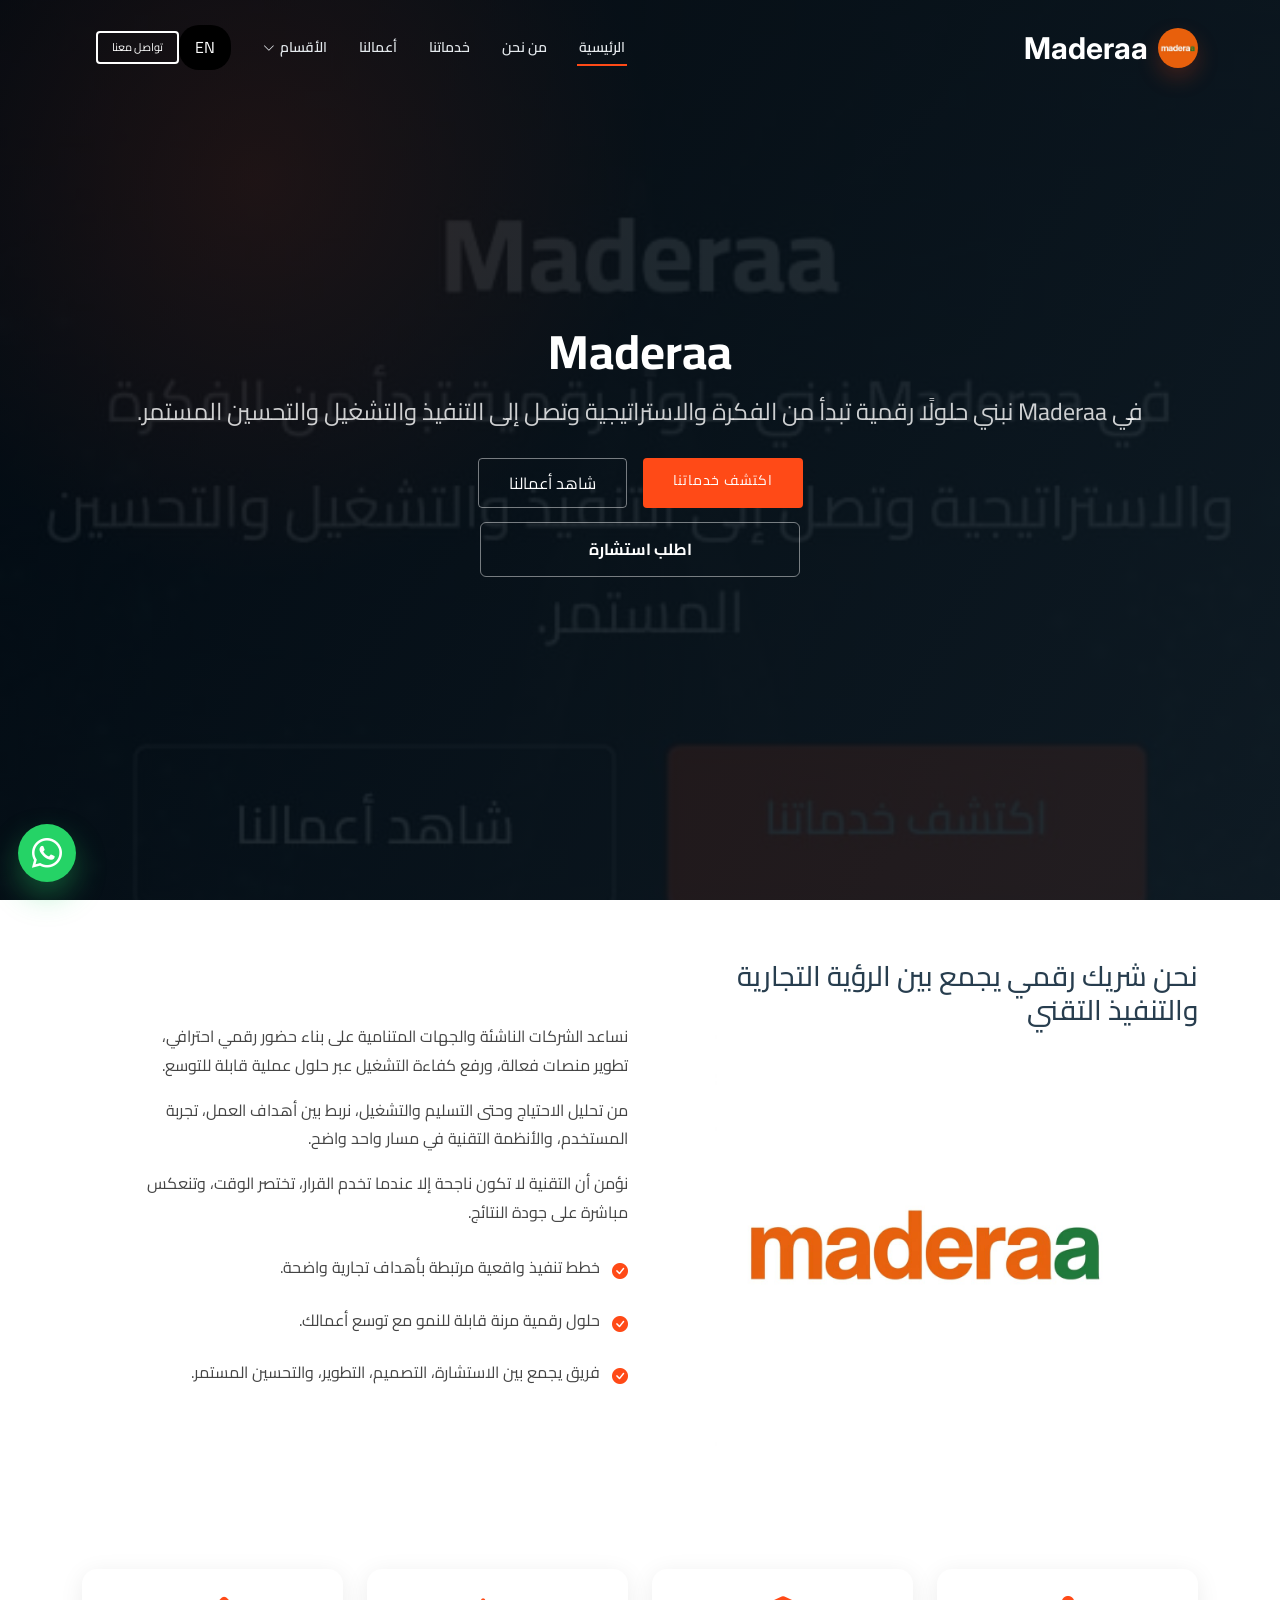
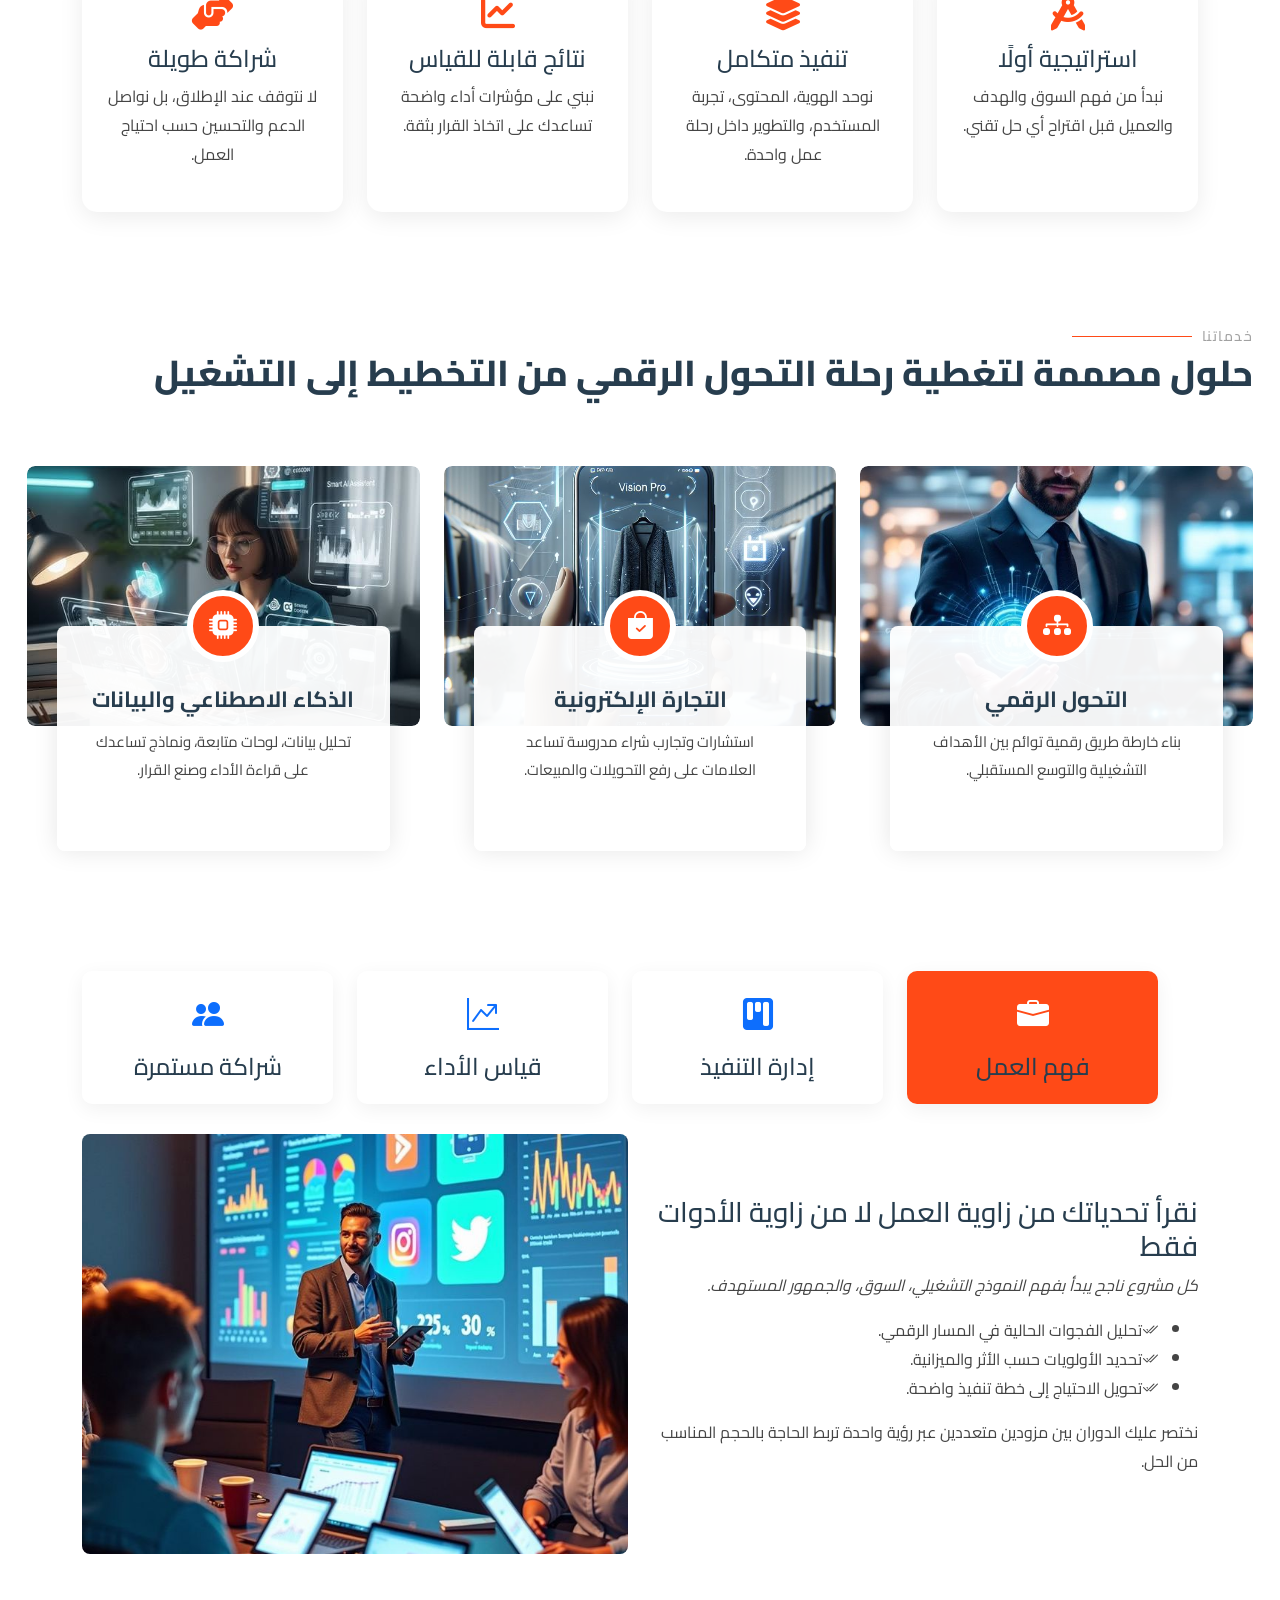
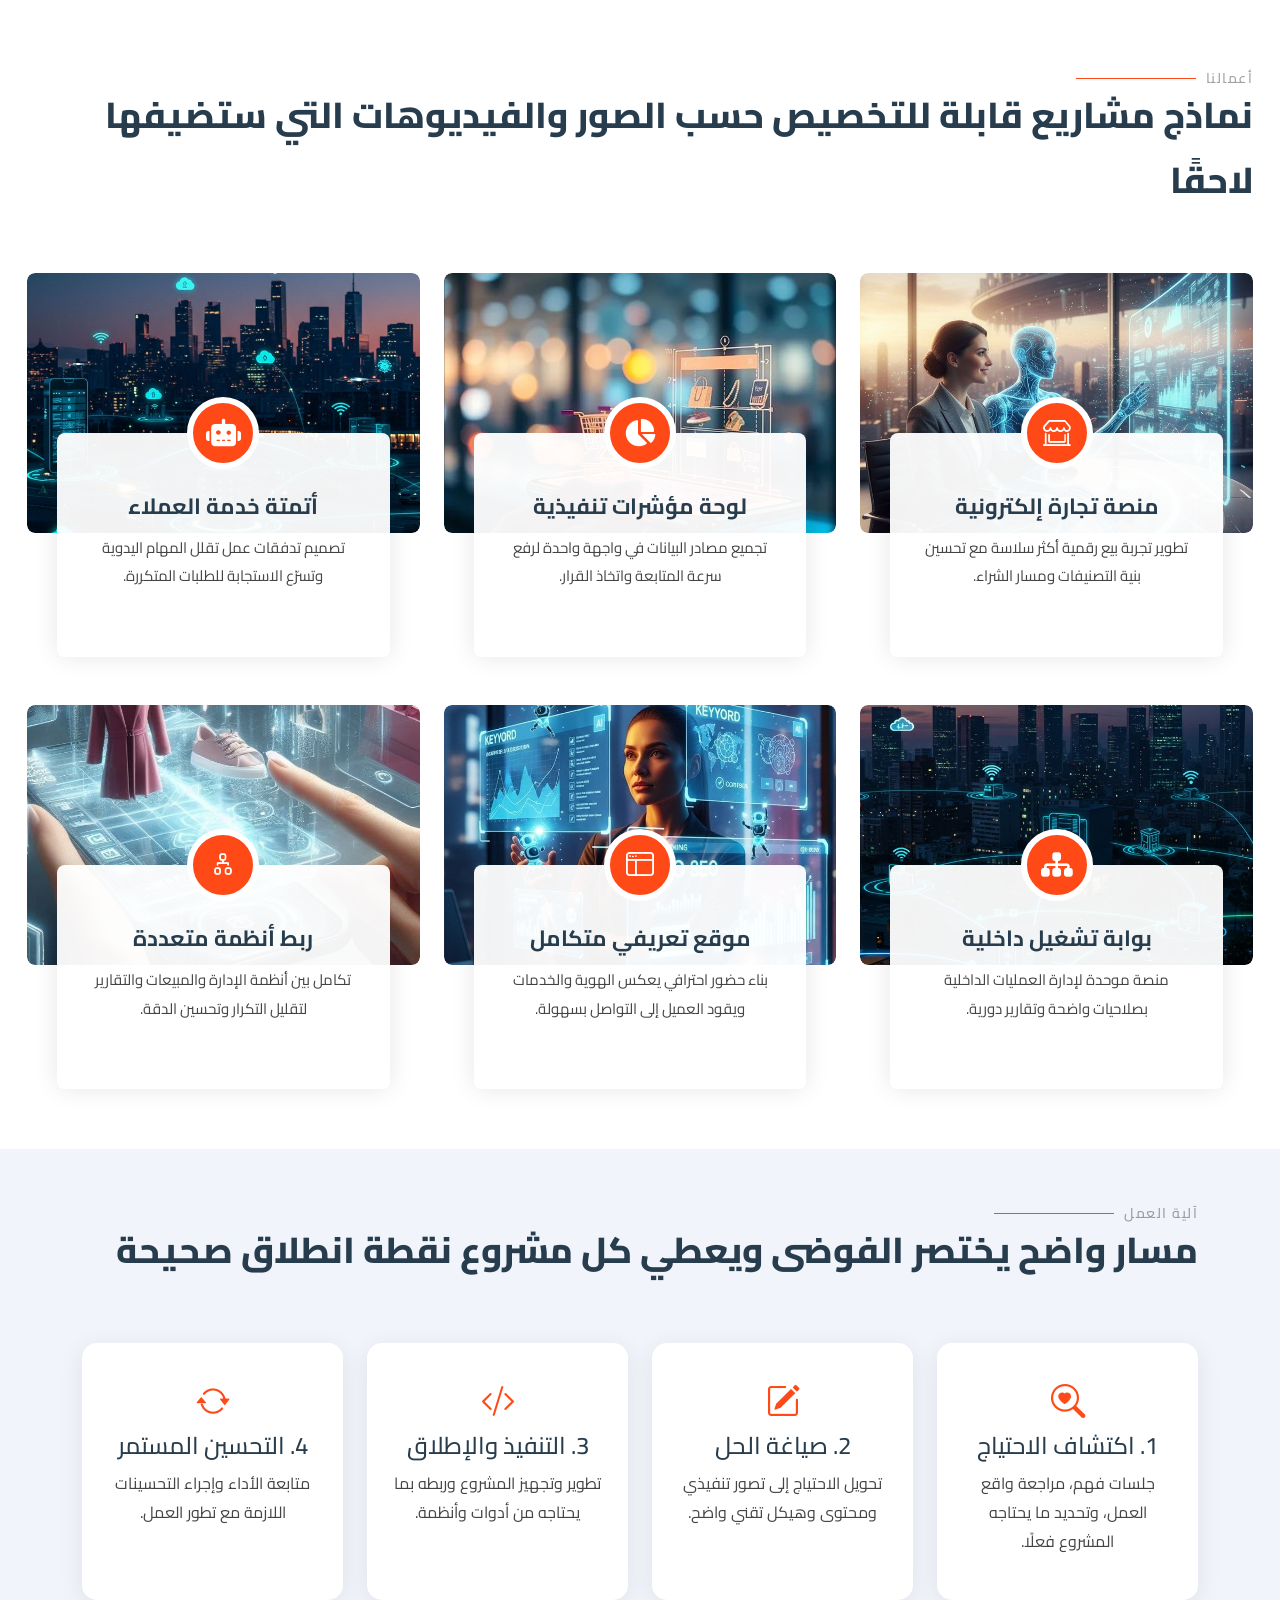
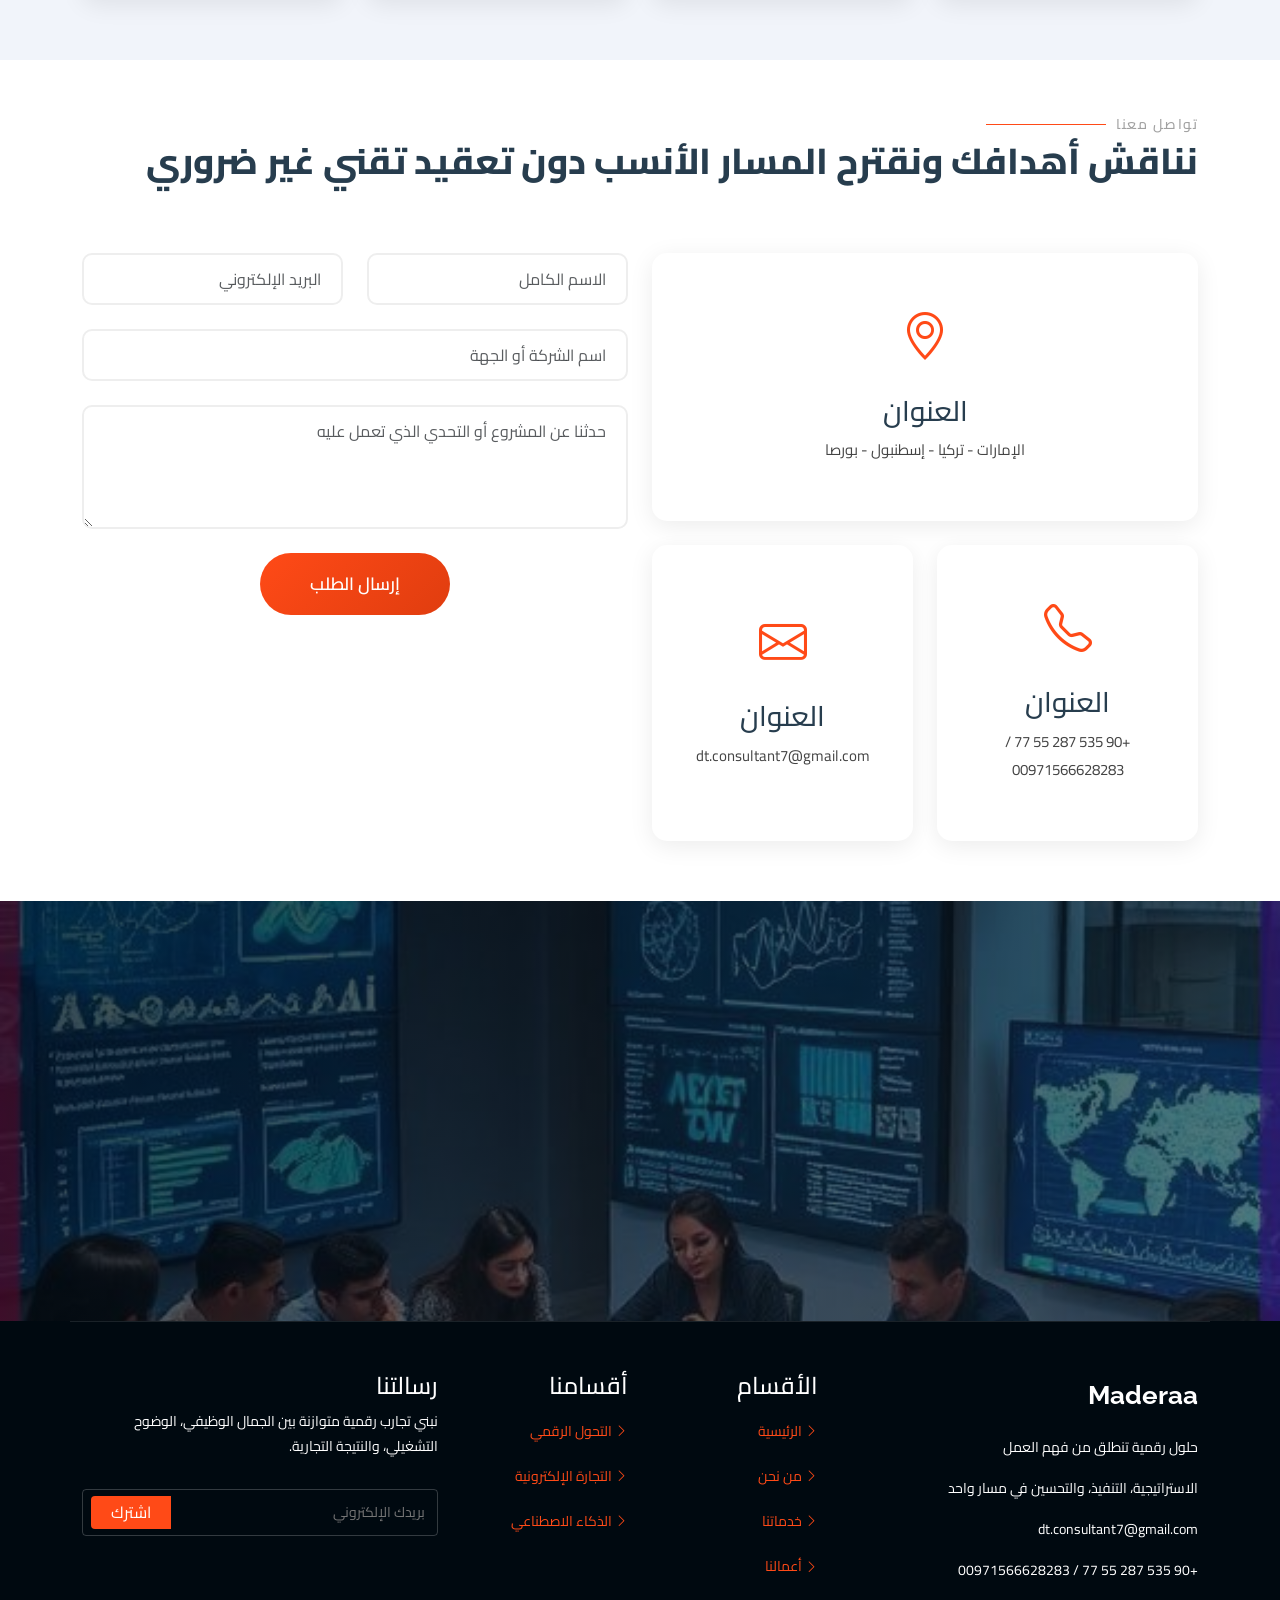
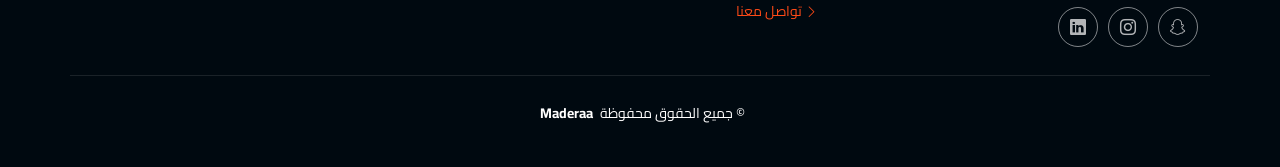
<file: index.html>
<!DOCTYPE html>
<html lang="ar" dir="rtl">
<head>
  <meta charset="utf-8">
  <meta name="viewport" content="width=device-width, initial-scale=1.0">
  <title>Maderaa | التحول الرقمي والحلول التقنية</title>
  <meta name="description" content="Maderaa شركة متخصصة في الاستشارات الرقمية، التجارة الإلكترونية، حلول الويب، وأتمتة الأعمال للشركات الطموحة.">
  <link rel="preconnect" href="https://fonts.googleapis.com">
  <link rel="preconnect" href="https://fonts.gstatic.com" crossorigin>
  <link href="https://fonts.googleapis.com/css2?family=Cairo:wght@300;400;600;700;800&family=Inter:wght@400;500;600;700;800&family=Raleway:wght@500;600;700;800&display=swap" rel="stylesheet">
  <link rel="stylesheet" href="https://cdn.jsdelivr.net/npm/bootstrap@5.3.3/dist/css/bootstrap.min.css">
  <link rel="stylesheet" href="https://cdn.jsdelivr.net/npm/bootstrap-icons@1.11.3/font/bootstrap-icons.min.css">
  <link rel="stylesheet" href="https://cdn.jsdelivr.net/npm/aos@2.3.4/dist/aos.css">
  <link rel="stylesheet" href="https://cdnjs.cloudflare.com/ajax/libs/font-awesome/6.5.2/css/all.min.css">
  <link rel="stylesheet" href="styles.css">
</head>
<body class="index-page">
  <header id="header" class="header d-flex align-items-center fixed-top">
    <div class="container-fluid container-xl position-relative d-flex align-items-center">
      <a href="index.html" class="logo d-flex align-items-center ms-auto">
        <h1 class="sitename"><span class="desktop-name">Maderaa</span><span class="mobile-name">Maderaa</span></h1>
        <span class="logo-icon logo-placeholder">M</span>
      </a>
      <nav id="navmenu" class="navmenu">
        <ul>
          <li><a href="index.html" class="active">الرئيسية</a></li>
          <li><a href="about.html">من نحن</a></li>
          <li><a href="service-details.html">خدماتنا</a></li>
          <li><a href="portfolio.html">أعمالنا</a></li>
          <li class="dropdown">
            <a href="#"><span>الأقسام</span> <i class="bi bi-chevron-down toggle-dropdown"></i></a>
            <ul>
              <li><a href="service-digital-transformation.html">التحول الرقمي</a></li>
              <li><a href="service-ecommerce.html">التجارة الإلكترونية</a></li>
              <li><a href="service-ai-data.html">الذكاء الاصطناعي والبيانات</a></li>
            </ul>
          </li>
        </ul>
        <i class="mobile-nav-toggle d-xl-none bi bi-list"></i>
      </nav>
      <button class="lang-btn" type="button" aria-label="Switch language">EN</button>
      <a class="cta-btn" href="contact.html">اطلب استشارة</a>
    </div>
  </header>

  <main class="main">
    <section id="hero" class="hero section dark-background">
      <video class="hero-video" autoplay muted loop playsinline poster="assets/custom/scrin.jpeg" aria-label="Hero background">
        <source src="assets/istockphoto-1070580916-640_adpp_is.mp4" type="video/mp4">
      </video>
      <div class="hero-overlay"></div>
      <div class="container d-flex flex-column align-items-center">
        <h2 data-aos="fade-up" data-aos-delay="100">Maderaa</h2>
        <p data-aos="fade-up" data-aos-delay="200">في Maderaa نبني حلولًا رقمية تبدأ من الفكرة والاستراتيجية وتصل إلى التنفيذ والتشغيل والتحسين المستمر.</p>
        <div class="d-flex mt-4 gap-3 flex-wrap justify-content-center" data-aos="fade-up" data-aos-delay="300">
          <a href="service-details.html" class="btn-get-started">اكتشف خدماتنا</a>
          <a href="portfolio.html" class="btn-outline-light custom-outline-btn">شاهد أعمالنا</a>
        </div>
        <div class="hero-wide-cta" data-aos="fade-up" data-aos-delay="360">
          <a href="contact.html" class="hero-full-btn">اطلب استشارة</a>
        </div>
      </div>
    </section>

    <section id="about" class="about section">
      <div class="container">
        <div class="row gy-4 align-items-center">
          <div class="col-lg-6" data-aos="fade-up" data-aos-delay="100">
            <h3>نحن شريك رقمي يجمع بين الرؤية التجارية والتنفيذ التقني</h3>
            <div class="image-shell rounded-4 mb-4 about-visual"></div>
          </div>
          <div class="col-lg-6" data-aos="fade-up" data-aos-delay="250">
            <div class="content ps-0 ps-lg-5">
              <p>نساعد الشركات الناشئة والجهات المتنامية على بناء حضور رقمي احترافي، تطوير منصات فعالة، ورفع كفاءة التشغيل عبر حلول عملية قابلة للتوسع.</p>
              <p>من تحليل الاحتياج وحتى التسليم والتشغيل، نربط بين أهداف العمل، تجربة المستخدم، والأنظمة التقنية في مسار واحد واضح.</p>
              <p>نؤمن أن التقنية لا تكون ناجحة إلا عندما تخدم القرار، تختصر الوقت، وتنعكس مباشرة على جودة النتائج.</p>
              <ul>
                <li><i class="bi bi-check-circle-fill"></i><span>خطط تنفيذ واقعية مرتبطة بأهداف تجارية واضحة.</span></li>
                <li><i class="bi bi-check-circle-fill"></i><span>حلول رقمية مرنة قابلة للنمو مع توسع أعمالك.</span></li>
                <li><i class="bi bi-check-circle-fill"></i><span>فريق يجمع بين الاستشارة، التصميم، التطوير، والتحسين المستمر.</span></li>
              </ul>
            </div>
          </div>
        </div>
      </div>
    </section>

    <section class="features">
      <div class="container">
        <div class="features-grid">
          <div class="feature-item">
            <i class="fa-solid fa-compass-drafting"></i>
            <h4>استراتيجية أولًا</h4>
            <p>نبدأ من فهم السوق والهدف والعميل قبل اقتراح أي حل تقني.</p>
          </div>
          <div class="feature-item">
            <i class="fa-solid fa-layer-group"></i>
            <h4>تنفيذ متكامل</h4>
            <p>نوحد الهوية، المحتوى، تجربة المستخدم، والتطوير داخل رحلة عمل واحدة.</p>
          </div>
          <div class="feature-item">
            <i class="fa-solid fa-chart-line"></i>
            <h4>نتائج قابلة للقياس</h4>
            <p>نبني على مؤشرات أداء واضحة تساعدك على اتخاذ القرار بثقة.</p>
          </div>
          <div class="feature-item">
            <i class="fa-solid fa-handshake-angle"></i>
            <h4>شراكة طويلة</h4>
            <p>لا نتوقف عند الإطلاق، بل نواصل الدعم والتحسين حسب احتياج العمل.</p>
          </div>
        </div>
      </div>
    </section>

    <section id="services" class="services section">
      <div class="container section-title" data-aos="fade-up">
        <h2>خدماتنا</h2>
        <p>حلول مصممة لتغطية رحلة التحول الرقمي من التخطيط إلى التشغيل</p>
      </div>
      <div class="container" data-aos="fade-up" data-aos-delay="100">
        <div class="row gy-5">
          <div class="col-lg-4 col-md-6" data-aos="zoom-in" data-aos-delay="200">
            <div class="service-item">
              <div class="img"><div class="image-shell service-image"></div></div>
              <div class="details position-relative">
                <div class="icon"><i class="bi bi-diagram-3-fill"></i></div>
                <a href="service-digital-transformation.html" class="stretched-link"><h3>التحول الرقمي</h3></a>
                <p>بناء خارطة طريق رقمية توائم بين الأهداف التشغيلية والتوسع المستقبلي.</p>
              </div>
            </div>
          </div>
          <div class="col-lg-4 col-md-6" data-aos="zoom-in" data-aos-delay="300">
            <div class="service-item">
              <div class="img"><div class="image-shell service-image alt-one"></div></div>
              <div class="details position-relative">
                <div class="icon"><i class="bi bi-bag-check-fill"></i></div>
                <a href="service-ecommerce.html" class="stretched-link"><h3>التجارة الإلكترونية</h3></a>
                <p>استشارات وتجارب شراء مدروسة تساعد العلامات على رفع التحويلات والمبيعات.</p>
              </div>
            </div>
          </div>
          <div class="col-lg-4 col-md-6" data-aos="zoom-in" data-aos-delay="400">
            <div class="service-item">
              <div class="img"><div class="image-shell service-image alt-two"></div></div>
              <div class="details position-relative">
                <div class="icon"><i class="bi bi-cpu-fill"></i></div>
                <a href="service-ai-data.html" class="stretched-link"><h3>الذكاء الاصطناعي والبيانات</h3></a>
                <p>تحليل بيانات، لوحات متابعة، ونماذج تساعدك على قراءة الأداء وصنع القرار.</p>
              </div>
            </div>
          </div>
        </div>
      </div>
    </section>

    <section class="why-us">
      <div class="container">
        <ul class="nav nav-tabs row" data-aos="fade-up" data-aos-delay="100">
          <li class="nav-item col-3"><a class="nav-link active show" data-bs-toggle="tab" data-bs-target="#features-tab-1"><i class="bi bi-briefcase-fill"></i><h4 class="d-none d-lg-block">فهم العمل</h4></a></li>
          <li class="nav-item col-3"><a class="nav-link" data-bs-toggle="tab" data-bs-target="#features-tab-2"><i class="bi bi-kanban-fill"></i><h4 class="d-none d-lg-block">إدارة التنفيذ</h4></a></li>
          <li class="nav-item col-3"><a class="nav-link" data-bs-toggle="tab" data-bs-target="#features-tab-3"><i class="bi bi-graph-up-arrow"></i><h4 class="d-none d-lg-block">قياس الأداء</h4></a></li>
          <li class="nav-item col-3"><a class="nav-link" data-bs-toggle="tab" data-bs-target="#features-tab-4"><i class="bi bi-people-fill"></i><h4 class="d-none d-lg-block">شراكة مستمرة</h4></a></li>
        </ul>
        <div class="tab-content" data-aos="fade-up" data-aos-delay="200">
          <div class="tab-pane fade active show" id="features-tab-1">
            <div class="row align-items-center">
              <div class="col-lg-6 order-2 order-lg-1 mt-3 mt-lg-0">
                <h3>نقرأ تحدياتك من زاوية العمل لا من زاوية الأدوات فقط</h3>
                <p class="fst-italic">كل مشروع ناجح يبدأ بفهم النموذج التشغيلي، السوق، والجمهور المستهدف.</p>
                <ul>
                  <li><i class="bi bi-check2-all"></i><span>تحليل الفجوات الحالية في المسار الرقمي.</span></li>
                  <li><i class="bi bi-check2-all"></i><span>تحديد الأولويات حسب الأثر والميزانية.</span></li>
                  <li><i class="bi bi-check2-all"></i><span>تحويل الاحتياج إلى خطة تنفيذ واضحة.</span></li>
                </ul>
                <p>نختصر عليك الدوران بين مزودين متعددين عبر رؤية واحدة تربط الحاجة بالحجم المناسب من الحل.</p>
              </div>
              <div class="col-lg-6 order-1 order-lg-2 text-center"><div class="image-shell tab-image"></div></div>
            </div>
          </div>
          <div class="tab-pane fade" id="features-tab-2">
            <div class="row align-items-center">
              <div class="col-lg-6 order-2 order-lg-1 mt-3 mt-lg-0">
                <h3>نحوّل التصور إلى خطوات عملية قابلة للتنفيذ</h3>
                <p>نقسم المشروع إلى مراحل واضحة، ونحدد المخرجات والاعتمادات منذ البداية.</p>
                <p class="fst-italic">هذا يقلل التشتت ويحافظ على سرعة الإنجاز وجودة التسليم.</p>
                <ul>
                  <li><i class="bi bi-check2-all"></i><span>تسلسل منطقي للمراحل والمهام.</span></li>
                  <li><i class="bi bi-check2-all"></i><span>مرونة في التطوير حسب الأولوية.</span></li>
                  <li><i class="bi bi-check2-all"></i><span>تنسيق محكم بين المحتوى والتصميم والتقنية.</span></li>
                </ul>
              </div>
              <div class="col-lg-6 order-1 order-lg-2 text-center"><div class="image-shell tab-image alt-one"></div></div>
            </div>
          </div>
          <div class="tab-pane fade" id="features-tab-3">
            <div class="row align-items-center">
              <div class="col-lg-6 order-2 order-lg-1 mt-3 mt-lg-0">
                <h3>نربط التطوير بالبيانات لا بالانطباع</h3>
                <p>نحدد ما الذي يجب قياسه قبل الإطلاق، ثم نتابع أثر التغييرات بعد التشغيل.</p>
                <ul>
                  <li><i class="bi bi-check2-all"></i><span>لوحات مؤشرات مرتبطة بالأهداف الفعلية.</span></li>
                  <li><i class="bi bi-check2-all"></i><span>قراءة نقاط التسرب والتحويل والاحتفاظ.</span></li>
                  <li><i class="bi bi-check2-all"></i><span>اقتراحات تطوير مبنية على الأداء.</span></li>
                </ul>
                <p class="fst-italic">القرار الأفضل هو القرار الذي يستند إلى أرقام واضحة وسياق مفهوم.</p>
              </div>
              <div class="col-lg-6 order-1 order-lg-2 text-center"><div class="image-shell tab-image alt-two"></div></div>
            </div>
          </div>
          <div class="tab-pane fade" id="features-tab-4">
            <div class="row align-items-center">
              <div class="col-lg-6 order-2 order-lg-1 mt-3 mt-lg-0">
                <h3>نظل قريبين بعد الإطلاق</h3>
                <p>المرحلة الأهم تبدأ بعد نشر المشروع، لذلك نقدّم دعمًا تشغيليًا وتحسينًا مستمرًا حسب نمو العمل.</p>
                <p class="fst-italic">نساعدك على التوسع بثبات بدل إعادة البناء من الصفر كل مرة.</p>
                <ul>
                  <li><i class="bi bi-check2-all"></i><span>متابعة فنية وتشغيلية دورية.</span></li>
                  <li><i class="bi bi-check2-all"></i><span>اقتراحات توسع محسوبة حسب المرحلة.</span></li>
                  <li><i class="bi bi-check2-all"></i><span>دعم التكامل مع الأنظمة الجديدة.</span></li>
                </ul>
              </div>
              <div class="col-lg-6 order-1 order-lg-2 text-center"><div class="image-shell tab-image alt-three"></div></div>
            </div>
          </div>
        </div>
      </div>
    </section>

    <section id="portfolio" class="portfolio section">
      <div class="container section-title" data-aos="fade-up">
        <h2>أعمالنا</h2>
        <p>نماذج مشاريع قابلة للتخصيص حسب الصور والفيديوهات التي ستضيفها لاحقًا</p>
      </div>
      <div class="container portfolio-grid" data-aos="fade-up" data-aos-delay="100">
        <div class="row gy-5">
          <div class="col-lg-4 col-md-6" data-aos="zoom-in" data-aos-delay="200">
            <div class="portfolio-item">
              <div class="img"><div class="image-shell portfolio-image"></div></div>
              <div class="details position-relative">
                <div class="icon"><i class="bi bi-shop-window"></i></div>
                <a href="portfolio.html" class="stretched-link"><h3>منصة تجارة إلكترونية</h3></a>
                <p>تطوير تجربة بيع رقمية أكثر سلاسة مع تحسين بنية التصنيفات ومسار الشراء.</p>
              </div>
            </div>
          </div>
          <div class="col-lg-4 col-md-6" data-aos="zoom-in" data-aos-delay="300">
            <div class="portfolio-item">
              <div class="img"><div class="image-shell portfolio-image alt-one"></div></div>
              <div class="details position-relative">
                <div class="icon"><i class="fa-solid fa-chart-pie"></i></div>
                <a href="portfolio.html" class="stretched-link"><h3>لوحة مؤشرات تنفيذية</h3></a>
                <p>تجميع مصادر البيانات في واجهة واحدة لرفع سرعة المتابعة واتخاذ القرار.</p>
              </div>
            </div>
          </div>
          <div class="col-lg-4 col-md-6" data-aos="zoom-in" data-aos-delay="400">
            <div class="portfolio-item">
              <div class="img"><div class="image-shell portfolio-image alt-two"></div></div>
              <div class="details position-relative">
                <div class="icon"><i class="fas fa-robot"></i></div>
                <a href="portfolio.html" class="stretched-link"><h3>أتمتة خدمة العملاء</h3></a>
                <p>تصميم تدفقات عمل تقلل المهام اليدوية وتسرّع الاستجابة للطلبات المتكررة.</p>
              </div>
            </div>
          </div>
          <div class="col-lg-4 col-md-6" data-aos="zoom-in" data-aos-delay="500">
            <div class="portfolio-item">
              <div class="img"><div class="image-shell portfolio-image alt-three"></div></div>
              <div class="details position-relative">
                <div class="icon"><i class="fas fa-sitemap"></i></div>
                <a href="portfolio.html" class="stretched-link"><h3>بوابة تشغيل داخلية</h3></a>
                <p>منصة موحدة لإدارة العمليات الداخلية بصلاحيات واضحة وتقارير دورية.</p>
              </div>
            </div>
          </div>
          <div class="col-lg-4 col-md-6" data-aos="zoom-in" data-aos-delay="600">
            <div class="portfolio-item">
              <div class="img"><div class="image-shell portfolio-image alt-four"></div></div>
              <div class="details position-relative">
                <div class="icon"><i class="bi bi-window-sidebar"></i></div>
                <a href="portfolio.html" class="stretched-link"><h3>موقع تعريفي متكامل</h3></a>
                <p>بناء حضور احترافي يعكس الهوية والخدمات ويقود العميل إلى التواصل بسهولة.</p>
              </div>
            </div>
          </div>
          <div class="col-lg-4 col-md-6" data-aos="zoom-in" data-aos-delay="700">
            <div class="portfolio-item">
              <div class="img"><div class="image-shell portfolio-image alt-five"></div></div>
              <div class="details position-relative">
                <div class="icon"><i class="bi bi-diagram-2"></i></div>
                <a href="portfolio.html" class="stretched-link"><h3>ربط أنظمة متعددة</h3></a>
                <p>تكامل بين أنظمة الإدارة والمبيعات والتقارير لتقليل التكرار وتحسين الدقة.</p>
              </div>
            </div>
          </div>
        </div>
      </div>
    </section>

    <section id="team" class="team section light-background">
      <div class="container section-title" data-aos="fade-up">
        <h2>آلية العمل</h2>
        <p>مسار واضح يختصر الفوضى ويعطي كل مشروع نقطة انطلاق صحيحة</p>
      </div>
      <div class="container">
        <div class="features-grid process-grid">
          <div class="feature-item" data-aos="fade-up" data-aos-delay="100">
            <i class="bi bi-search-heart"></i>
            <h4>1. اكتشاف الاحتياج</h4>
            <p>جلسات فهم، مراجعة واقع العمل، وتحديد ما يحتاجه المشروع فعلًا.</p>
          </div>
          <div class="feature-item" data-aos="fade-up" data-aos-delay="200">
            <i class="bi bi-pencil-square"></i>
            <h4>2. صياغة الحل</h4>
            <p>تحويل الاحتياج إلى تصور تنفيذي ومحتوى وهيكل تقني واضح.</p>
          </div>
          <div class="feature-item" data-aos="fade-up" data-aos-delay="300">
            <i class="bi bi-code-slash"></i>
            <h4>3. التنفيذ والإطلاق</h4>
            <p>تطوير وتجهيز المشروع وربطه بما يحتاجه من أدوات وأنظمة.</p>
          </div>
          <div class="feature-item" data-aos="fade-up" data-aos-delay="400">
            <i class="bi bi-arrow-repeat"></i>
            <h4>4. التحسين المستمر</h4>
            <p>متابعة الأداء وإجراء التحسينات اللازمة مع تطور العمل.</p>
          </div>
        </div>
      </div>
    </section>

    <section id="contact" class="contact section">
      <div class="container section-title" data-aos="fade-up">
        <h2>تواصل معنا</h2>
        <p>نناقش أهدافك ونقترح المسار الأنسب دون تعقيد تقني غير ضروري</p>
      </div>
      <div class="container" data-aos="fade-up" data-aos-delay="100">
        <div class="row gy-4">
          <div class="col-lg-6">
            <div class="row gy-4">
              <div class="col-lg-12">
                <div class="info-item d-flex flex-column justify-content-center align-items-center">
                  <i class="bi bi-geo-alt"></i>
                  <h3>العنوان</h3>
                  <p>الإمارات - أبوظبي</p>
                </div>
              </div>
              <div class="col-md-6">
                <div class="info-item d-flex flex-column justify-content-center align-items-center">
                  <i class="bi bi-telephone"></i>
                  <h3>الهاتف</h3>
                  <p class="contact-phone">+971 56 662 8283</p>
                </div>
              </div>
              <div class="col-md-6">
                <div class="info-item d-flex flex-column justify-content-center align-items-center">
                  <i class="bi bi-envelope"></i>
                  <h3>البريد الإلكتروني</h3>
                  <p class="contact-email">dt.consultant7@gmail.com</p>
                </div>
              </div>
            </div>
          </div>
          <div class="col-lg-6">
            <form class="php-email-form" data-aos="fade-up" data-aos-delay="500">
              <div class="row gy-4">
                <div class="col-md-6"><input type="text" class="form-control" placeholder="الاسم الكامل"></div>
                <div class="col-md-6"><input type="email" class="form-control" placeholder="البريد الإلكتروني"></div>
                <div class="col-md-12"><input type="text" class="form-control" placeholder="اسم الشركة"></div>
                <div class="col-md-12"><textarea class="form-control" rows="4" placeholder="حدثنا عن المشروع أو التحدي الذي تعمل عليه"></textarea></div>
                <div class="col-md-12 text-center"><button type="submit">إرسال الطلب</button></div>
              </div>
            </form>
          </div>
        </div>
      </div>
    </section>

    <section class="brand-video-section dark-background">
      <video class="brand-video" autoplay muted loop playsinline poster="assets/custom/img-18.jpeg" aria-label="Brand showcase video">
        <source src="assets/istockphoto-2200575943-640_adpp_is.mp4" type="video/mp4">
      </video>
      <div class="brand-video-overlay"></div>
      <div class="container position-relative" data-aos="fade-up">
        <div class="brand-video-content">
          
        </div>
      </div>
    </section>
  </main>

  <footer id="footer" class="footer dark-background">
    <div class="container footer-top">
      <div class="row gy-4">
        <div class="col-lg-4 col-md-6 footer-about">
          <a href="index.html" class="logo d-flex align-items-center"><span class="sitename">Maderaa</span></a>
          <div class="footer-contact pt-3">
            <p>شريكك في بناء الحلول الرقمية العملية</p>
            <p class="mt-3">الاستراتيجية، التنفيذ، والتحسين في مسار واحد</p>
            <p class="footer-email">dt.consultant7@gmail.com</p>
            <p class="footer-phone">+971 56 662 8283</p>
          </div>
          <div class="social-links d-flex mt-4">
            <a href="#"><i class="fa-brands fa-snapchat"></i></a>
            <a href="#"><i class="bi bi-instagram"></i></a>
            <a href="#"><i class="bi bi-linkedin"></i></a>
          </div>
        </div>
        <div class="col-lg-2 col-md-3 footer-links">
          <h4>روابط مهمة</h4>
          <ul>
            <li><i class="bi bi-chevron-right"></i><a href="index.html">الرئيسية</a></li>
            <li><i class="bi bi-chevron-right"></i><a href="about.html">من نحن</a></li>
            <li><i class="bi bi-chevron-right"></i><a href="service-details.html">خدماتنا</a></li>
            <li><i class="bi bi-chevron-right"></i><a href="portfolio.html">أعمالنا</a></li>
            <li><i class="bi bi-chevron-right"></i><a href="contact.html">تواصل معنا</a></li>
          </ul>
        </div>
        <div class="col-lg-2 col-md-3 footer-links">
          <h4>أقسامنا</h4>
          <ul>
            <li><i class="bi bi-chevron-right"></i><a href="service-digital-transformation.html">التحول الرقمي</a></li>
            <li><i class="bi bi-chevron-right"></i><a href="service-ecommerce.html">التجارة الإلكترونية</a></li>
            <li><i class="bi bi-chevron-right"></i><a href="service-ai-data.html">الذكاء الاصطناعي</a></li>
          </ul>
        </div>
        <div class="col-lg-4 col-md-12 footer-newsletter">
          <h4>رسالتنا</h4>
          <p>نبني تجارب رقمية متوازنة بين الجمال الوظيفي، الوضوح التشغيلي، والنتيجة التجارية.</p>
          <form class="php-email-form">
            <div class="newsletter-form"><input type="email" name="email" placeholder="بريدك الإلكتروني"><input type="submit" value="اشترك"></div>
          </form>
        </div>
      </div>
    </div>
    <div class="container copyright text-center mt-4">
      <p>© <span>جميع الحقوق محفوظة</span> <strong class="px-1 sitename">Maderaa</strong></p>
    </div>
  </footer>

  <a href="#" id="scroll-top" class="scroll-top d-flex align-items-center justify-content-center"><i class="bi bi-arrow-up-short"></i></a>
  <div id="preloader"></div>
  <script src="https://cdn.jsdelivr.net/npm/bootstrap@5.3.3/dist/js/bootstrap.bundle.min.js"></script>
  <script src="https://cdn.jsdelivr.net/npm/aos@2.3.4/dist/aos.js"></script>
  <script src="script.js"></script>
</body>
</html>
</file>
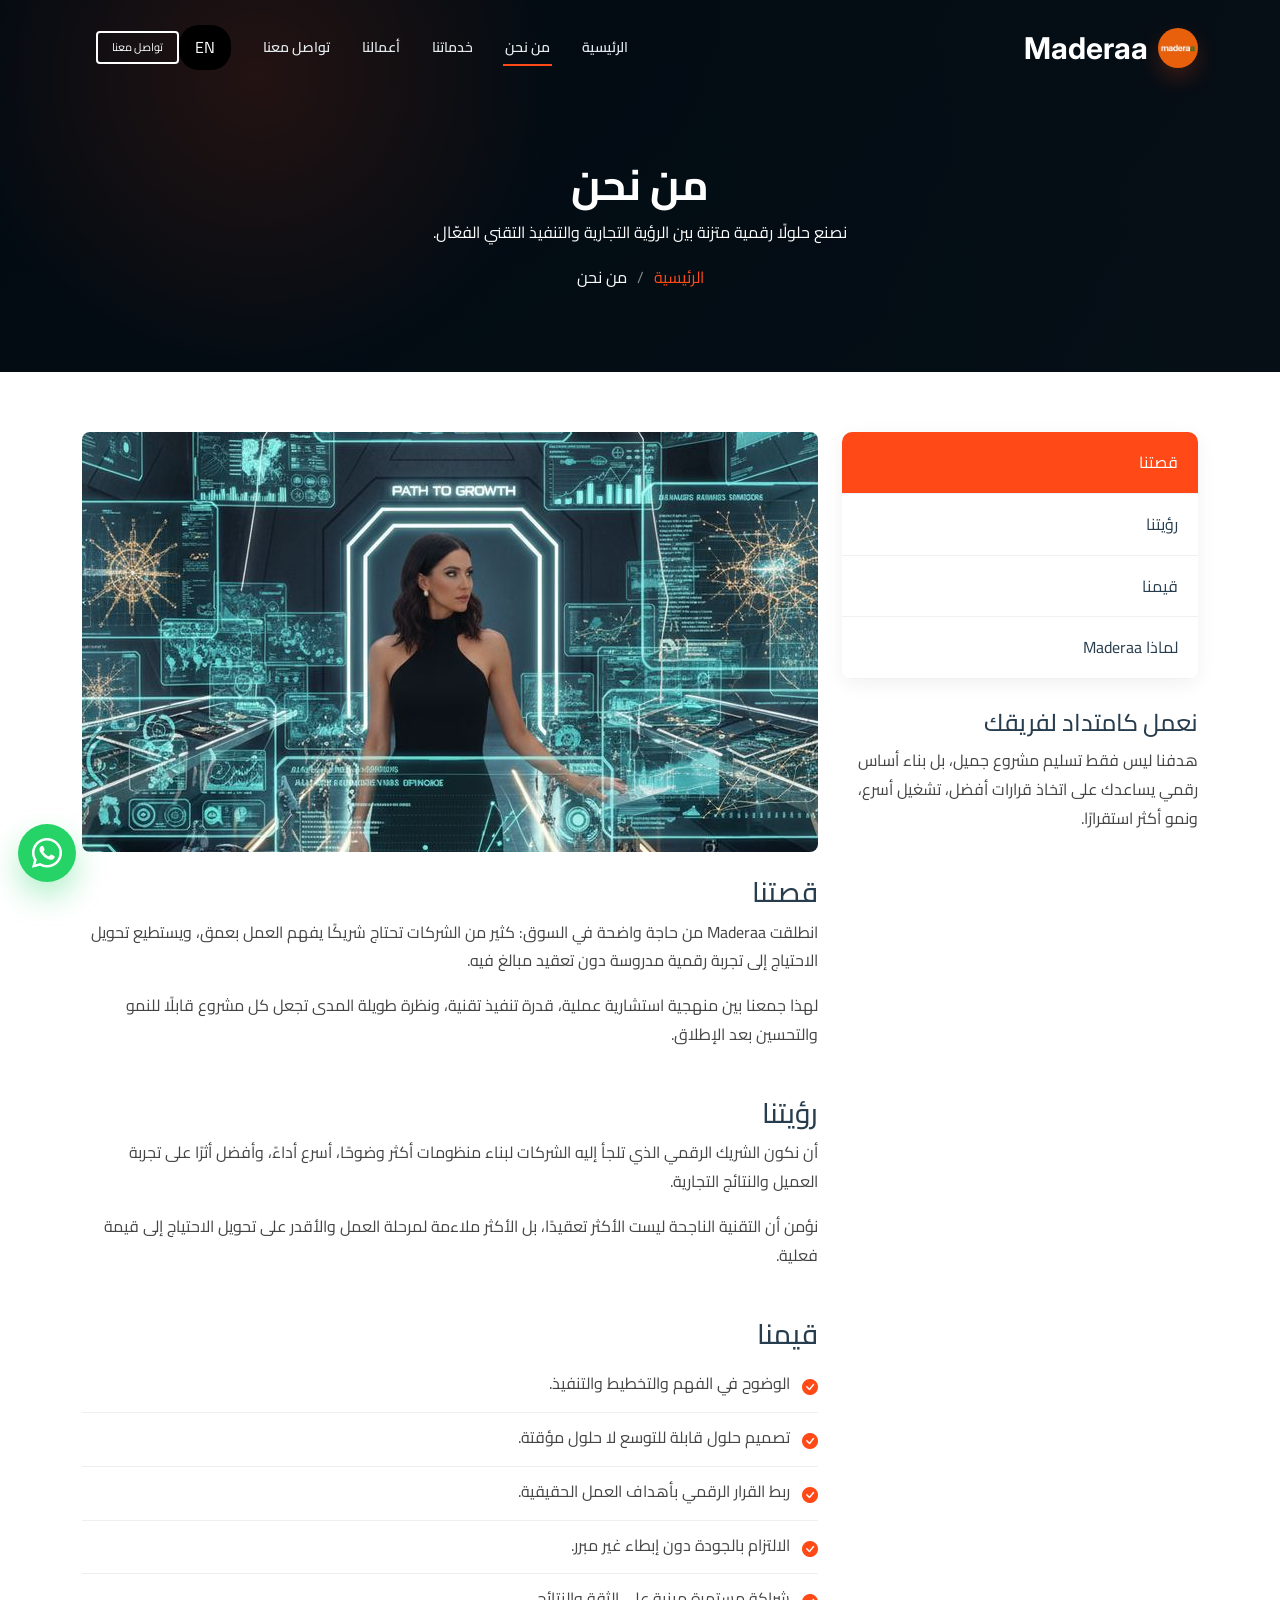
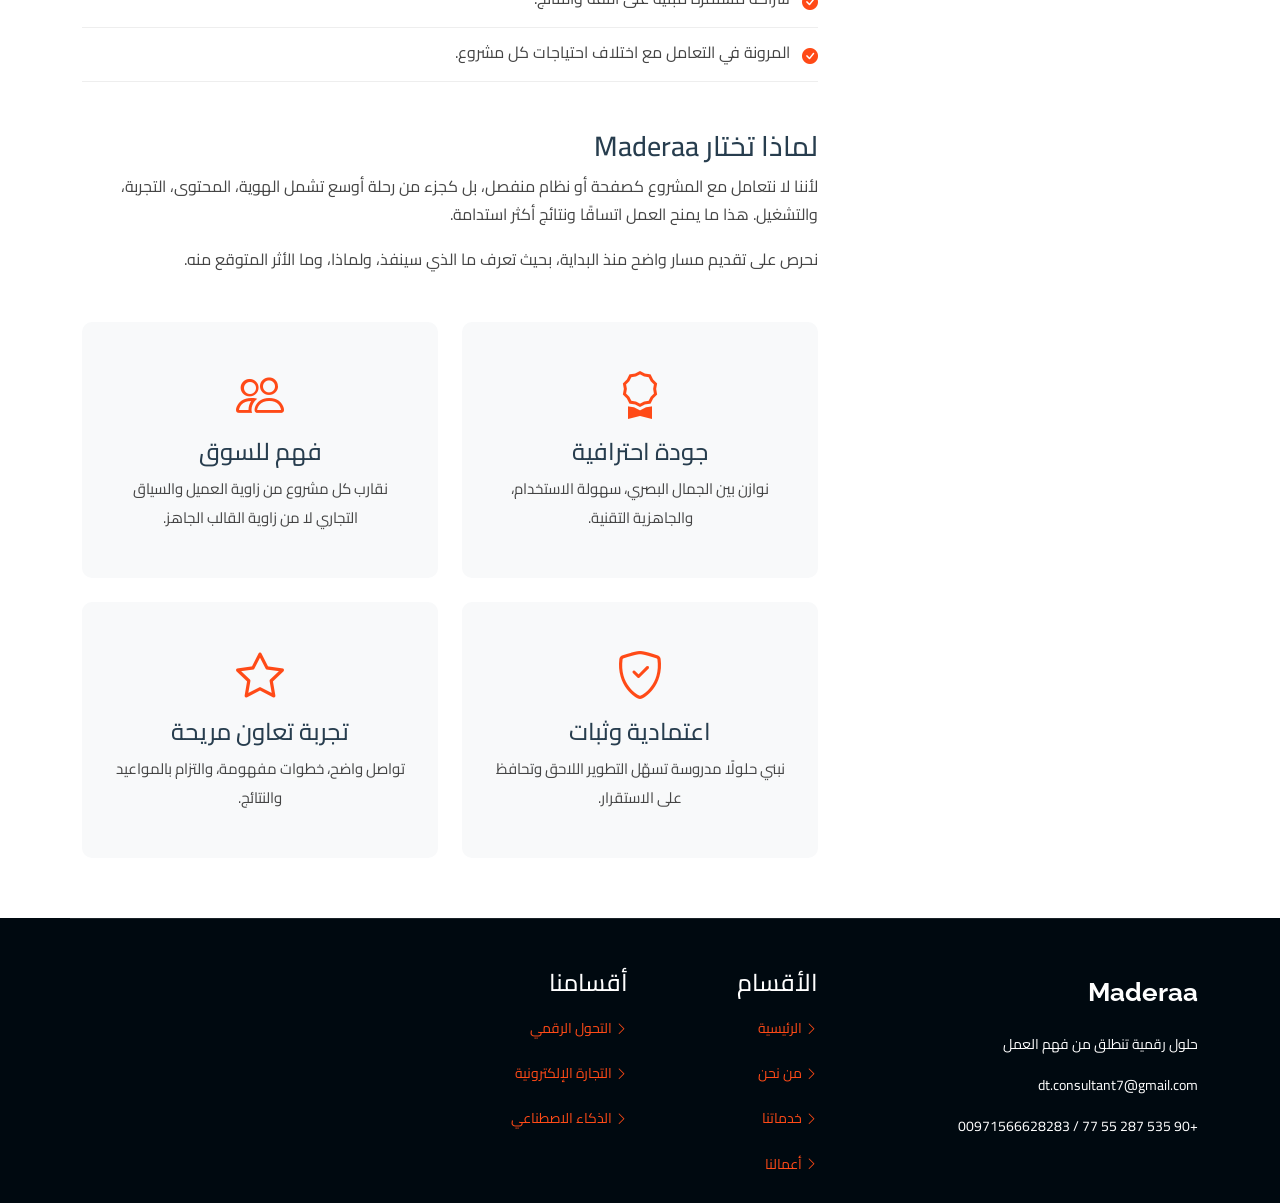
<file: about.html>
<!DOCTYPE html>
<html lang="ar" dir="rtl">
<head>
  <meta charset="utf-8">
  <meta name="viewport" content="width=device-width, initial-scale=1.0">
  <title>Maderaa | من نحن</title>
  <meta name="description" content="تعرف على Maderaa ونهجنا في تقديم الاستشارات الرقمية وبناء الحلول التقنية القابلة للنمو.">
  <link rel="preconnect" href="https://fonts.googleapis.com">
  <link rel="preconnect" href="https://fonts.gstatic.com" crossorigin>
  <link href="https://fonts.googleapis.com/css2?family=Cairo:wght@300;400;600;700;800&family=Inter:wght@400;500;600;700;800&family=Raleway:wght@500;600;700;800&display=swap" rel="stylesheet">
  <link rel="stylesheet" href="https://cdn.jsdelivr.net/npm/bootstrap@5.3.3/dist/css/bootstrap.min.css">
  <link rel="stylesheet" href="https://cdn.jsdelivr.net/npm/bootstrap-icons@1.11.3/font/bootstrap-icons.min.css">
  <link rel="stylesheet" href="https://cdn.jsdelivr.net/npm/aos@2.3.4/dist/aos.css">
  <link rel="stylesheet" href="https://cdnjs.cloudflare.com/ajax/libs/font-awesome/6.5.2/css/all.min.css">
  <link rel="stylesheet" href="styles.css">
</head>
<body class="service-details-page">
  <header id="header" class="header d-flex align-items-center fixed-top">
    <div class="container-fluid container-xl position-relative d-flex align-items-center">
      <a href="index.html" class="logo d-flex align-items-center ms-auto"><h1 class="sitename"><span class="desktop-name">Maderaa</span><span class="mobile-name">Maderaa</span></h1><span class="logo-icon logo-placeholder">M</span></a>
      <nav id="navmenu" class="navmenu">
        <ul>
          <li><a href="index.html">الرئيسية</a></li>
          <li><a href="about.html" class="active">من نحن</a></li>
          <li><a href="service-details.html">خدماتنا</a></li>
          <li><a href="portfolio.html">أعمالنا</a></li>
          <li><a href="contact.html">تواصل معنا</a></li>
        </ul>
        <i class="mobile-nav-toggle d-xl-none bi bi-list"></i>
      </nav>
      <a class="cta-btn" href="contact.html">اطلب استشارة</a>
    </div>
  </header>

  <main class="main">
    <div class="page-title dark-background page-shell" data-aos="fade">
      <div class="container position-relative">
        <h1>من نحن</h1>
        <p>نصنع حلولًا رقمية متزنة بين الرؤية التجارية والتنفيذ التقني الفعّال.</p>
        <nav class="breadcrumbs"><ol><li><a href="index.html">الرئيسية</a></li><li class="current">من نحن</li></ol></nav>
      </div>
    </div>

    <section id="service-details" class="service-details section">
      <div class="container">
        <div class="row gy-4">
          <div class="col-lg-4" data-aos="fade-up" data-aos-delay="100">
            <div class="services-list">
              <a href="#our-story" class="active">قصتنا</a>
              <a href="#our-vision">رؤيتنا</a>
              <a href="#our-values">قيمنا</a>
              <a href="#why-choose-us">لماذا Maderaa</a>
            </div>
            <h4>نعمل كامتداد لفريقك</h4>
            <p>هدفنا ليس فقط تسليم مشروع جميل، بل بناء أساس رقمي يساعدك على اتخاذ قرارات أفضل، تشغيل أسرع، ونمو أكثر استقرارًا.</p>
          </div>
          <div class="col-lg-8" data-aos="fade-up" data-aos-delay="200">
            <div class="image-shell services-img mb-4"></div>
            <h3 id="our-story">قصتنا</h3>
            <p>انطلقت Maderaa من حاجة واضحة في السوق: كثير من الشركات تحتاج شريكًا يفهم العمل بعمق، ويستطيع تحويل الاحتياج إلى تجربة رقمية مدروسة دون تعقيد مبالغ فيه.</p>
            <p>لهذا جمعنا بين منهجية استشارية عملية، قدرة تنفيذ تقنية، ونظرة طويلة المدى تجعل كل مشروع قابلًا للنمو والتحسين بعد الإطلاق.</p>

            <h3 id="our-vision" class="mt-5">رؤيتنا</h3>
            <p>أن نكون الشريك الرقمي الذي تلجأ إليه الشركات لبناء منظومات أكثر وضوحًا، أسرع أداءً، وأفضل أثرًا على تجربة العميل والنتائج التجارية.</p>
            <p>نؤمن أن التقنية الناجحة ليست الأكثر تعقيدًا، بل الأكثر ملاءمة لمرحلة العمل والأقدر على تحويل الاحتياج إلى قيمة فعلية.</p>

            <h3 id="our-values" class="mt-5">قيمنا</h3>
            <ul class="custom-list">
              <li><i class="bi bi-check-circle-fill"></i><span>الوضوح في الفهم والتخطيط والتنفيذ.</span></li>
              <li><i class="bi bi-check-circle-fill"></i><span>تصميم حلول قابلة للتوسع لا حلول مؤقتة.</span></li>
              <li><i class="bi bi-check-circle-fill"></i><span>ربط القرار الرقمي بأهداف العمل الحقيقية.</span></li>
              <li><i class="bi bi-check-circle-fill"></i><span>الالتزام بالجودة دون إبطاء غير مبرر.</span></li>
              <li><i class="bi bi-check-circle-fill"></i><span>شراكة مستمرة مبنية على الثقة والنتائج.</span></li>
              <li><i class="bi bi-check-circle-fill"></i><span>المرونة في التعامل مع اختلاف احتياجات كل مشروع.</span></li>
            </ul>

            <h3 id="why-choose-us" class="mt-5">لماذا تختار Maderaa</h3>
            <p>لأننا لا نتعامل مع المشروع كصفحة أو نظام منفصل، بل كجزء من رحلة أوسع تشمل الهوية، المحتوى، التجربة، والتشغيل. هذا ما يمنح العمل اتساقًا ونتائج أكثر استدامة.</p>
            <p>نحرص على تقديم مسار واضح منذ البداية، بحيث تعرف ما الذي سيُنفذ، ولماذا، وما الأثر المتوقع منه.</p>
            <div class="row gy-4 mt-4">
              <div class="col-md-6"><div class="info-box"><i class="bi bi-award"></i><h4>جودة احترافية</h4><p>نوازن بين الجمال البصري، سهولة الاستخدام، والجاهزية التقنية.</p></div></div>
              <div class="col-md-6"><div class="info-box"><i class="bi bi-people"></i><h4>فهم للسوق</h4><p>نقارب كل مشروع من زاوية العميل والسياق التجاري لا من زاوية القالب الجاهز.</p></div></div>
              <div class="col-md-6"><div class="info-box"><i class="bi bi-shield-check"></i><h4>اعتمادية وثبات</h4><p>نبني حلولًا مدروسة تسهّل التطوير اللاحق وتحافظ على الاستقرار.</p></div></div>
              <div class="col-md-6"><div class="info-box"><i class="bi bi-star"></i><h4>تجربة تعاون مريحة</h4><p>تواصل واضح، خطوات مفهومة، والتزام بالمواعيد والنتائج.</p></div></div>
            </div>
          </div>
        </div>
      </div>
    </section>
  </main>

  <footer id="footer" class="footer dark-background">
    <div class="container footer-top">
      <div class="row gy-4">
        <div class="col-lg-4 col-md-6 footer-about"><a href="index.html" class="logo d-flex align-items-center"><span class="sitename">Maderaa</span></a><div class="footer-contact pt-3"><p>حلول رقمية تنطلق من فهم العمل</p><p class="footer-email">dt.consultant7@gmail.com</p><p class="footer-phone">+971 56 662 8283</p></div></div>
        <div class="col-lg-2 col-md-3 footer-links"><h4>روابط مهمة</h4><ul><li><i class="bi bi-chevron-right"></i><a href="index.html">الرئيسية</a></li><li><i class="bi bi-chevron-right"></i><a href="about.html">من نحن</a></li><li><i class="bi bi-chevron-right"></i><a href="service-details.html">خدماتنا</a></li><li><i class="bi bi-chevron-right"></i><a href="contact.html">تواصل معنا</a></li></ul></div>
        <div class="col-lg-2 col-md-3 footer-links"><h4>الأقسام</h4><ul><li><i class="bi bi-chevron-right"></i><a href="service-digital-transformation.html">التحول الرقمي</a></li><li><i class="bi bi-chevron-right"></i><a href="service-ecommerce.html">التجارة الإلكترونية</a></li><li><i class="bi bi-chevron-right"></i><a href="service-ai-data.html">الذكاء الاصطناعي</a></li></ul></div>
      </div>
    </div>
  </footer>

  <a href="#" id="scroll-top" class="scroll-top d-flex align-items-center justify-content-center"><i class="bi bi-arrow-up-short"></i></a>
  <div id="preloader"></div>
  <script src="https://cdn.jsdelivr.net/npm/bootstrap@5.3.3/dist/js/bootstrap.bundle.min.js"></script>
  <script src="https://cdn.jsdelivr.net/npm/aos@2.3.4/dist/aos.js"></script>
  <script src="script.js"></script>
</body>
</html>
</file>
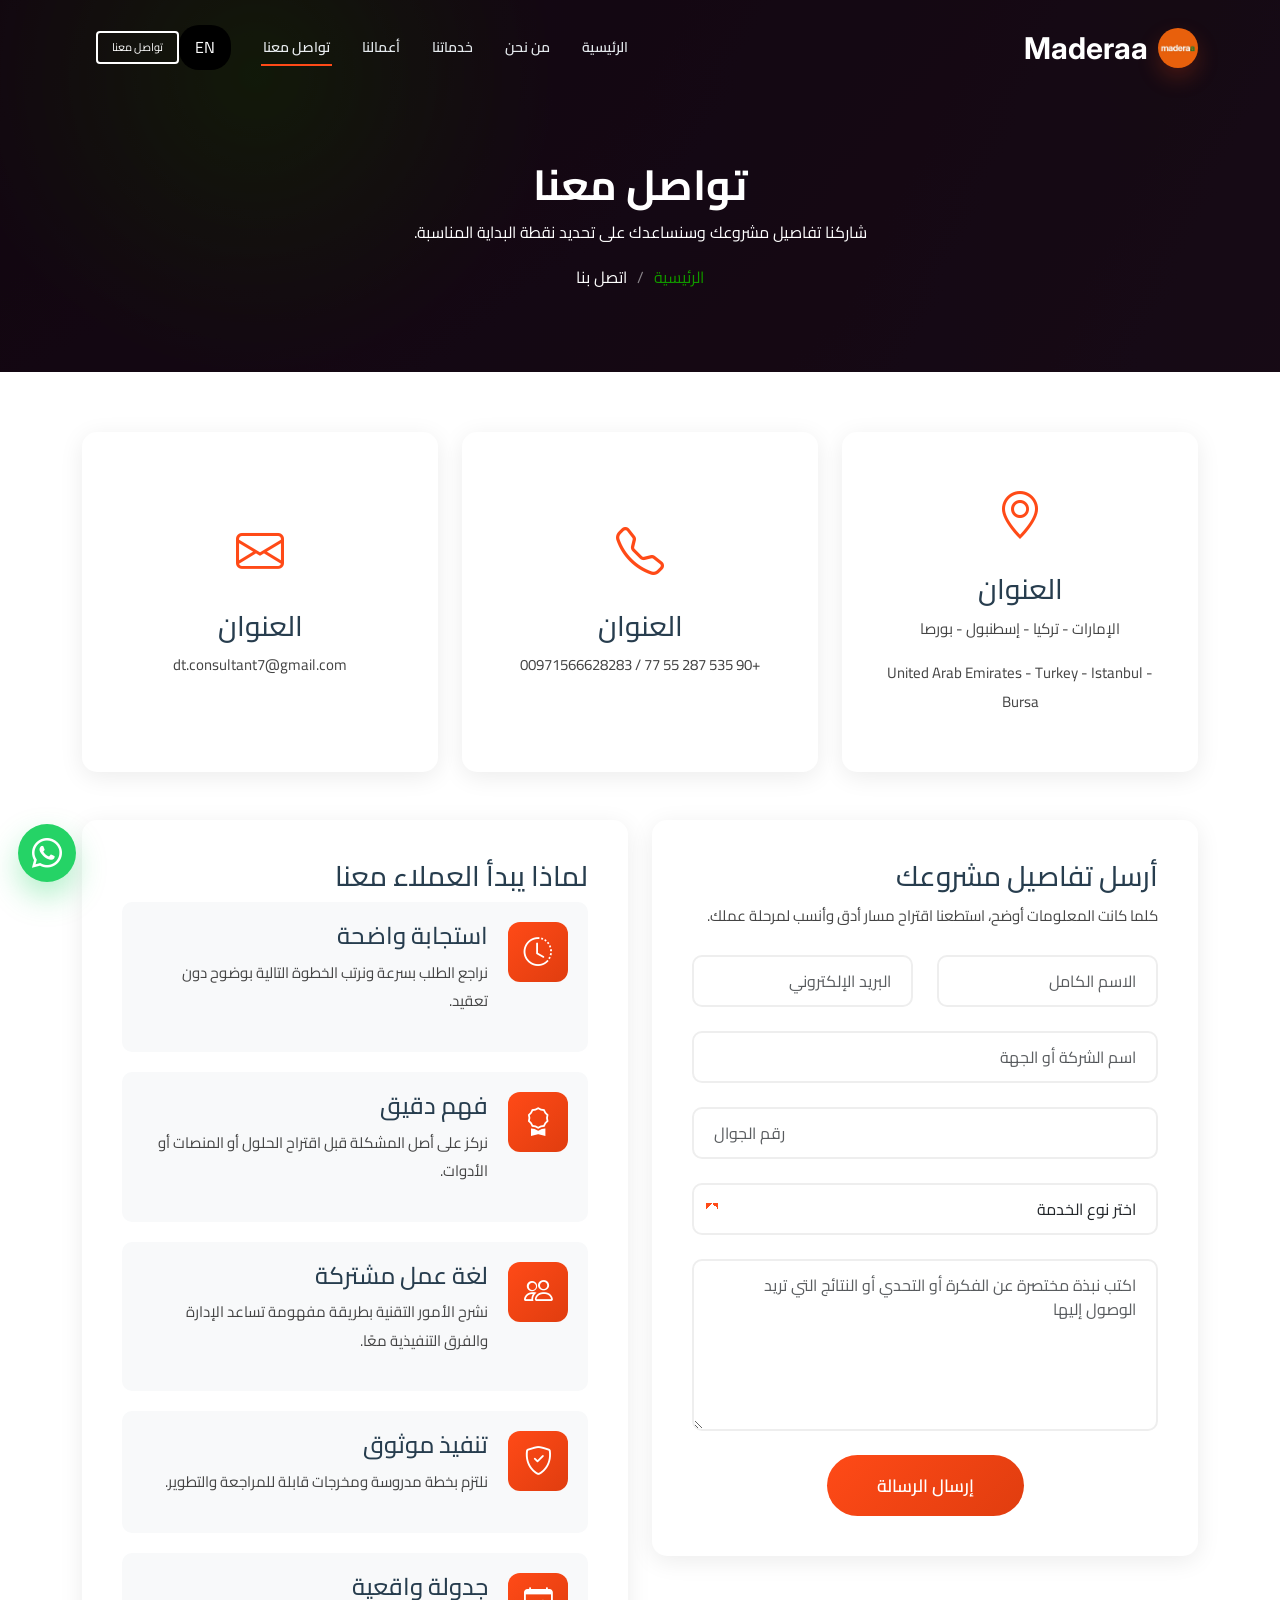
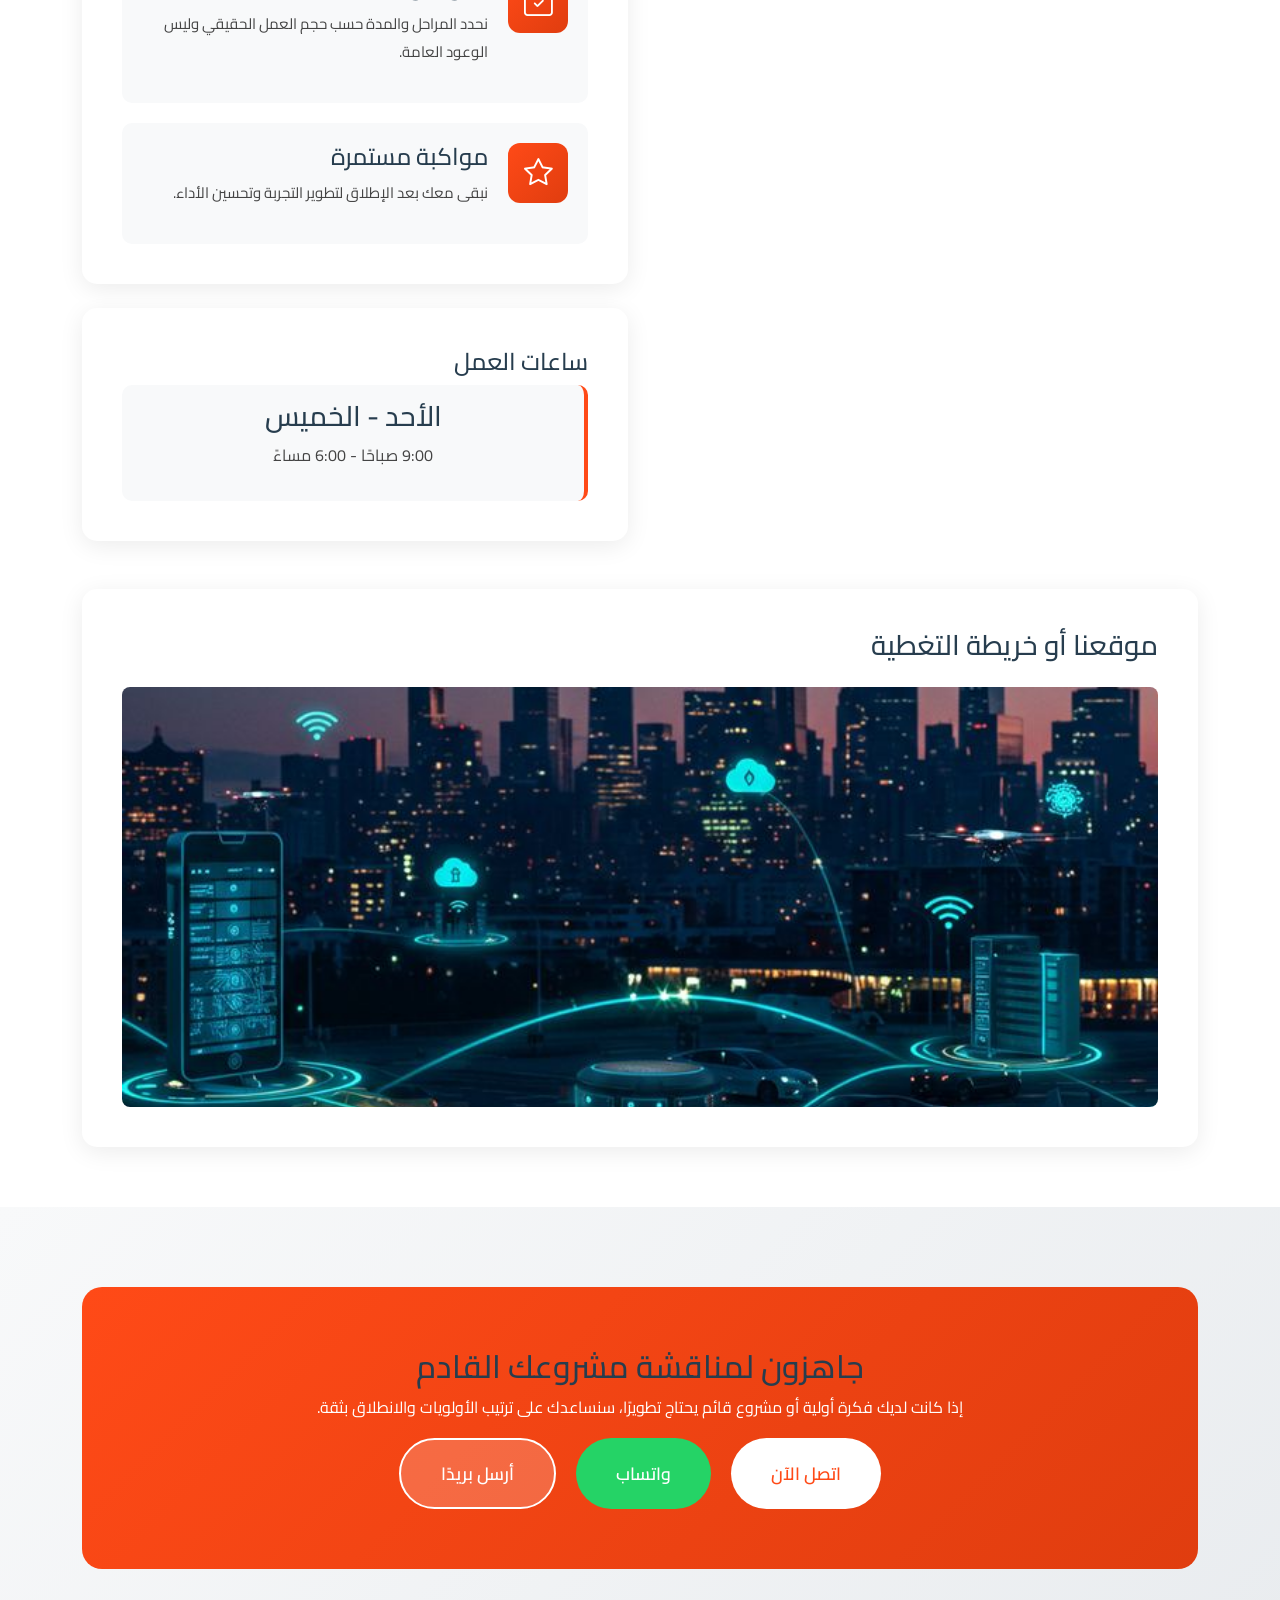
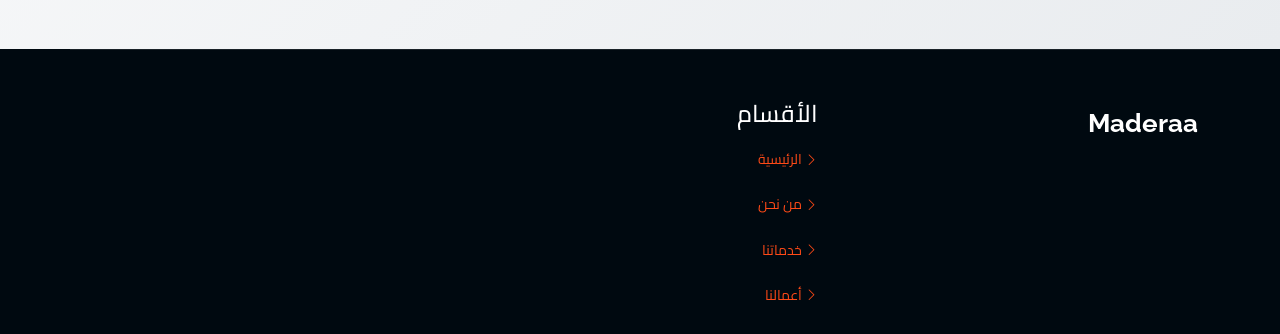
<file: contact.html>
<!DOCTYPE html>
<html lang="ar" dir="rtl">
<head>
  <meta charset="utf-8">
  <meta name="viewport" content="width=device-width, initial-scale=1.0">
  <title>Maderaa | تواصل معنا</title>
  <meta name="description" content="تواصل مع Maderaa لمناقشة مشروعك أو طلب استشارة في التحول الرقمي والحلول التقنية.">
  <link rel="preconnect" href="https://fonts.googleapis.com">
  <link rel="preconnect" href="https://fonts.gstatic.com" crossorigin>
  <link href="https://fonts.googleapis.com/css2?family=Cairo:wght@300;400;600;700;800&family=Inter:wght@400;500;600;700;800&family=Raleway:wght@500;600;700;800&display=swap" rel="stylesheet">
  <link rel="stylesheet" href="https://cdn.jsdelivr.net/npm/bootstrap@5.3.3/dist/css/bootstrap.min.css">
  <link rel="stylesheet" href="https://cdn.jsdelivr.net/npm/bootstrap-icons@1.11.3/font/bootstrap-icons.min.css">
  <link rel="stylesheet" href="https://cdn.jsdelivr.net/npm/aos@2.3.4/dist/aos.css">
  <link rel="stylesheet" href="https://cdnjs.cloudflare.com/ajax/libs/font-awesome/6.5.2/css/all.min.css">
  <link rel="stylesheet" href="styles.css">
</head>
<body class="contact-page">
  <header id="header" class="header d-flex align-items-center fixed-top">
    <div class="container-fluid container-xl position-relative d-flex align-items-center">
      <a href="index.html" class="logo d-flex align-items-center ms-auto"><h1 class="sitename"><span class="desktop-name">Maderaa</span><span class="mobile-name">Maderaa</span></h1><span class="logo-icon logo-placeholder">M</span></a>
      <nav id="navmenu" class="navmenu"><ul><li><a href="index.html">الرئيسية</a></li><li><a href="about.html">من نحن</a></li><li><a href="service-details.html">خدماتنا</a></li><li><a href="portfolio.html">أعمالنا</a></li><li><a href="contact.html" class="active">تواصل معنا</a></li></ul><i class="mobile-nav-toggle d-xl-none bi bi-list"></i></nav>
      <a class="cta-btn" href="contact.html">ابدأ الآن</a>
    </div>
  </header>

  <main class="main">
    <div class="page-title dark-background page-shell alt-three" data-aos="fade">
      <div class="container position-relative">
        <h1>تواصل معنا</h1>
        <p>شاركنا تفاصيل مشروعك وسنساعدك على تحديد نقطة البداية المناسبة.</p>
        <nav class="breadcrumbs"><ol><li><a href="index.html">الرئيسية</a></li><li class="current">اتصل بنا</li></ol></nav>
      </div>
    </div>

    <section id="contact" class="contact section">
      <div class="container" data-aos="fade-up" data-aos-delay="100">
        <div class="row gy-4 mb-5">
          <div class="col-lg-4"><div class="info-item d-flex flex-column justify-content-center align-items-center"><i class="bi bi-geo-alt"></i><h3>العنوان</h3><p>الإمارات - أبوظبي</p><p>United Arab Emirates - Abu Dhabi</p></div></div>
          <div class="col-lg-4"><div class="info-item d-flex flex-column justify-content-center align-items-center"><i class="bi bi-telephone"></i><h3>الهاتف</h3><p class="contact-phone">+971 56 662 8283</p></div></div>
          <div class="col-lg-4"><div class="info-item d-flex flex-column justify-content-center align-items-center"><i class="bi bi-envelope"></i><h3>البريد</h3><p class="contact-email">dt.consultant7@gmail.com</p></div></div>
        </div>

        <div class="row gy-4">
          <div class="col-lg-6" data-aos="fade-up" data-aos-delay="300">
            <div class="contact-form-wrapper">
              <h3>أرسل تفاصيل مشروعك</h3>
              <p class="mb-4">كلما كانت المعلومات أوضح، استطعنا اقتراح مسار أدق وأنسب لمرحلة عملك.</p>
              <form class="php-email-form">
                <div class="row gy-4">
                  <div class="col-md-6"><input type="text" class="form-control" placeholder="الاسم الكامل"></div>
                  <div class="col-md-6"><input type="email" class="form-control" placeholder="البريد الإلكتروني"></div>
                  <div class="col-md-12"><input type="text" class="form-control" placeholder="اسم الشركة أو الجهة"></div>
                  <div class="col-md-12"><input type="tel" class="form-control" placeholder="رقم الجوال"></div>
                  <div class="col-md-12"><select class="form-control"><option>اختر نوع الخدمة</option><option>التحول الرقمي</option><option>التجارة الإلكترونية</option><option>الذكاء الاصطناعي والبيانات</option></select></div>
                  <div class="col-md-12"><textarea class="form-control" rows="6" placeholder="اكتب نبذة مختصرة عن الفكرة أو التحدي أو النتائج التي تريد الوصول إليها"></textarea></div>
                  <div class="col-md-12 text-center"><button type="submit">إرسال الرسالة</button></div>
                </div>
              </form>
            </div>
          </div>
          <div class="col-lg-6" data-aos="fade-up" data-aos-delay="400">
            <div class="info-wrapper">
              <h3>لماذا يبدأ العملاء معنا</h3>
              <div class="why-choose-list">
                <div class="why-item"><div class="icon-box"><i class="bi bi-clock-history"></i></div><div class="content"><h4>استجابة واضحة</h4><p>نراجع الطلب بسرعة ونرتب الخطوة التالية بوضوح دون تعقيد.</p></div></div>
                <div class="why-item"><div class="icon-box"><i class="bi bi-award"></i></div><div class="content"><h4>فهم دقيق</h4><p>نركز على أصل المشكلة قبل اقتراح الحلول أو المنصات أو الأدوات.</p></div></div>
                <div class="why-item"><div class="icon-box"><i class="bi bi-people"></i></div><div class="content"><h4>لغة عمل مشتركة</h4><p>نشرح الأمور التقنية بطريقة مفهومة تساعد الإدارة والفرق التنفيذية معًا.</p></div></div>
                <div class="why-item"><div class="icon-box"><i class="bi bi-shield-check"></i></div><div class="content"><h4>تنفيذ موثوق</h4><p>نلتزم بخطة مدروسة ومخرجات قابلة للمراجعة والتطوير.</p></div></div>
                <div class="why-item"><div class="icon-box"><i class="bi bi-calendar-check"></i></div><div class="content"><h4>جدولة واقعية</h4><p>نحدد المراحل والمدة حسب حجم العمل الحقيقي وليس الوعود العامة.</p></div></div>
                <div class="why-item"><div class="icon-box"><i class="bi bi-star"></i></div><div class="content"><h4>مواكبة مستمرة</h4><p>نبقى معك بعد الإطلاق لتطوير التجربة وتحسين الأداء.</p></div></div>
              </div>
            </div>
            <div class="working-hours mt-4"><h4><i class="bi bi-clock"></i> ساعات العمل</h4><div class="hours-list"><div class="hour-item"><h3>الأحد - الخميس</h3><p>9:00 صباحًا - 6:00 مساءً</p></div></div></div>
          </div>
        </div>

        <div class="row mt-5"><div class="col-lg-12" data-aos="fade-up" data-aos-delay="500"><div class="map-wrapper"><h3 class="mb-4">موقعنا أو خريطة التغطية</h3><div class="image-shell map-shell"></div></div></div></div>
      </div>
    </section>

    <section class="cta-section"><div class="container"><div class="row"><div class="col-lg-12" data-aos="fade-up"><div class="cta-box"><h2>جاهزون لمناقشة مشروعك القادم</h2><p>إذا كانت لديك فكرة أولية أو مشروع قائم يحتاج تطويرًا، سنساعدك على ترتيب الأولويات والانطلاق بثقة.</p><div class="cta-buttons"><a href="tel:+971566628283" class="btn-primary call-link"><i class="bi bi-telephone"></i> اتصل الآن</a><a href="https://wa.me/971566628283" class="btn-whatsapp whatsapp-link"><i class="bi bi-whatsapp"></i> واتساب</a><a href="mailto:dt.consultant7@gmail.com" class="btn-secondary mail-link"><i class="bi bi-envelope"></i> أرسل بريدًا</a></div></div></div></div></div></section>
  </main>

  <footer id="footer" class="footer dark-background"><div class="container footer-top"><div class="row gy-4"><div class="col-lg-4 col-md-6 footer-about"><a href="index.html" class="logo d-flex align-items-center"><span class="sitename">Maderaa</span></a></div><div class="col-lg-2 col-md-3 footer-links"><h4>روابط مهمة</h4><ul><li><i class="bi bi-chevron-right"></i><a href="index.html">الرئيسية</a></li><li><i class="bi bi-chevron-right"></i><a href="about.html">من نحن</a></li><li><i class="bi bi-chevron-right"></i><a href="service-details.html">خدماتنا</a></li><li><i class="bi bi-chevron-right"></i><a href="contact.html">تواصل معنا</a></li></ul></div></div></div></footer>
  <a href="#" id="scroll-top" class="scroll-top d-flex align-items-center justify-content-center"><i class="bi bi-arrow-up-short"></i></a>
  <div id="preloader"></div>
  <script src="https://cdn.jsdelivr.net/npm/bootstrap@5.3.3/dist/js/bootstrap.bundle.min.js"></script>
  <script src="https://cdn.jsdelivr.net/npm/aos@2.3.4/dist/aos.js"></script>
  <script src="script.js"></script>
</body>
</html>
</file>
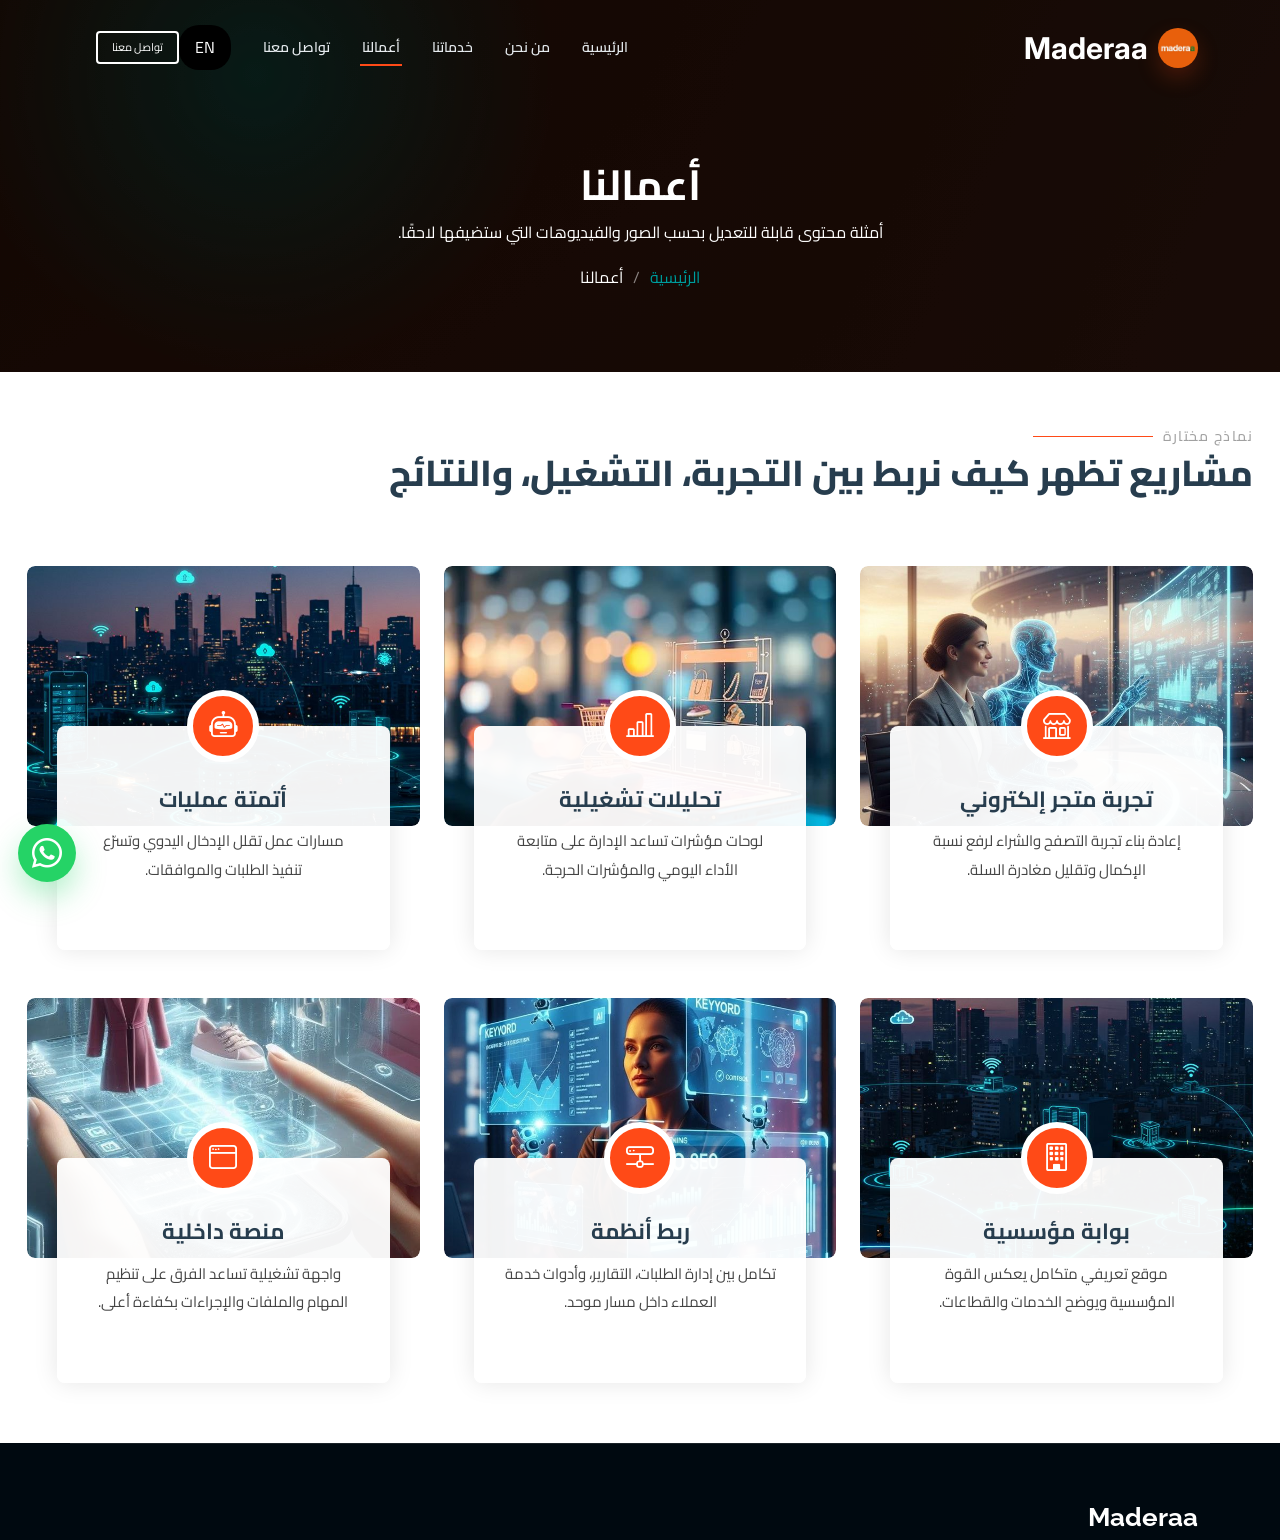
<file: portfolio.html>
<!DOCTYPE html>
<html lang="ar" dir="rtl">
<head>
  <meta charset="utf-8">
  <meta name="viewport" content="width=device-width, initial-scale=1.0">
  <title>Maderaa | أعمالنا</title>
  <meta name="description" content="نماذج أعمال ومشاريع Maderaa في المواقع والمنصات والتحول الرقمي والبيانات.">
  <link rel="preconnect" href="https://fonts.googleapis.com">
  <link rel="preconnect" href="https://fonts.gstatic.com" crossorigin>
  <link href="https://fonts.googleapis.com/css2?family=Cairo:wght@300;400;600;700;800&family=Inter:wght@400;500;600;700;800&family=Raleway:wght@500;600;700;800&display=swap" rel="stylesheet">
  <link rel="stylesheet" href="https://cdn.jsdelivr.net/npm/bootstrap@5.3.3/dist/css/bootstrap.min.css">
  <link rel="stylesheet" href="https://cdn.jsdelivr.net/npm/bootstrap-icons@1.11.3/font/bootstrap-icons.min.css">
  <link rel="stylesheet" href="https://cdn.jsdelivr.net/npm/aos@2.3.4/dist/aos.css">
  <link rel="stylesheet" href="https://cdnjs.cloudflare.com/ajax/libs/font-awesome/6.5.2/css/all.min.css">
  <link rel="stylesheet" href="styles.css">
</head>
<body class="service-details-page">
  <header id="header" class="header d-flex align-items-center fixed-top">
    <div class="container-fluid container-xl position-relative d-flex align-items-center">
      <a href="index.html" class="logo d-flex align-items-center ms-auto"><h1 class="sitename"><span class="desktop-name">Maderaa</span><span class="mobile-name">Maderaa</span></h1><span class="logo-icon logo-placeholder">M</span></a>
      <nav id="navmenu" class="navmenu"><ul><li><a href="index.html">الرئيسية</a></li><li><a href="about.html">من نحن</a></li><li><a href="service-details.html">خدماتنا</a></li><li><a href="portfolio.html" class="active">أعمالنا</a></li><li><a href="contact.html">تواصل معنا</a></li></ul><i class="mobile-nav-toggle d-xl-none bi bi-list"></i></nav>
      <a class="cta-btn" href="contact.html">ابدأ مشروعك</a>
    </div>
  </header>

  <main class="main">
    <div class="page-title dark-background page-shell alt-two" data-aos="fade">
      <div class="container position-relative">
        <h1>أعمالنا</h1>
        <p>أمثلة محتوى قابلة للتعديل بحسب الصور والفيديوهات التي ستضيفها لاحقًا.</p>
        <nav class="breadcrumbs"><ol><li><a href="index.html">الرئيسية</a></li><li class="current">أعمالنا</li></ol></nav>
      </div>
    </div>

    <section class="portfolio section">
      <div class="container section-title" data-aos="fade-up">
        <h2>نماذج مختارة</h2>
        <p>مشاريع تُظهر كيف نربط بين التجربة، التشغيل، والنتائج</p>
      </div>
      <div class="container portfolio-grid" data-aos="fade-up" data-aos-delay="100">
        <div class="row gy-5">
          <div class="col-lg-4 col-md-6"><div class="portfolio-item"><div class="img"><div class="image-shell portfolio-image"></div></div><div class="details position-relative"><div class="icon"><i class="bi bi-shop"></i></div><h3>تجربة متجر إلكتروني</h3><p>إعادة بناء تجربة التصفح والشراء لرفع نسبة الإكمال وتقليل مغادرة السلة.</p></div></div></div>
          <div class="col-lg-4 col-md-6"><div class="portfolio-item"><div class="img"><div class="image-shell portfolio-image alt-one"></div></div><div class="details position-relative"><div class="icon"><i class="bi bi-bar-chart-line"></i></div><h3>تحليلات تشغيلية</h3><p>لوحات مؤشرات تساعد الإدارة على متابعة الأداء اليومي والمؤشرات الحرجة.</p></div></div></div>
          <div class="col-lg-4 col-md-6"><div class="portfolio-item"><div class="img"><div class="image-shell portfolio-image alt-two"></div></div><div class="details position-relative"><div class="icon"><i class="bi bi-robot"></i></div><h3>أتمتة عمليات</h3><p>مسارات عمل تقلل الإدخال اليدوي وتسرّع تنفيذ الطلبات والموافقات.</p></div></div></div>
          <div class="col-lg-4 col-md-6"><div class="portfolio-item"><div class="img"><div class="image-shell portfolio-image alt-three"></div></div><div class="details position-relative"><div class="icon"><i class="bi bi-building"></i></div><h3>بوابة مؤسسية</h3><p>موقع تعريفي متكامل يعكس القوة المؤسسية ويوضح الخدمات والقطاعات.</p></div></div></div>
          <div class="col-lg-4 col-md-6"><div class="portfolio-item"><div class="img"><div class="image-shell portfolio-image alt-four"></div></div><div class="details position-relative"><div class="icon"><i class="bi bi-hdd-network"></i></div><h3>ربط أنظمة</h3><p>تكامل بين إدارة الطلبات، التقارير، وأدوات خدمة العملاء داخل مسار موحد.</p></div></div></div>
          <div class="col-lg-4 col-md-6"><div class="portfolio-item"><div class="img"><div class="image-shell portfolio-image alt-five"></div></div><div class="details position-relative"><div class="icon"><i class="bi bi-window"></i></div><h3>منصة داخلية</h3><p>واجهة تشغيلية تساعد الفرق على تنظيم المهام والملفات والإجراءات بكفاءة أعلى.</p></div></div></div>
        </div>
      </div>
    </section>
  </main>

  <footer id="footer" class="footer dark-background"><div class="container footer-top"><div class="row gy-4"><div class="col-lg-4 col-md-6 footer-about"><a href="index.html" class="logo d-flex align-items-center"><span class="sitename">Maderaa</span></a></div></div></div></footer>
  <a href="#" id="scroll-top" class="scroll-top d-flex align-items-center justify-content-center"><i class="bi bi-arrow-up-short"></i></a>
  <div id="preloader"></div>
  <script src="https://cdn.jsdelivr.net/npm/bootstrap@5.3.3/dist/js/bootstrap.bundle.min.js"></script>
  <script src="https://cdn.jsdelivr.net/npm/aos@2.3.4/dist/aos.js"></script>
  <script src="script.js"></script>
</body>
</html>
</file>
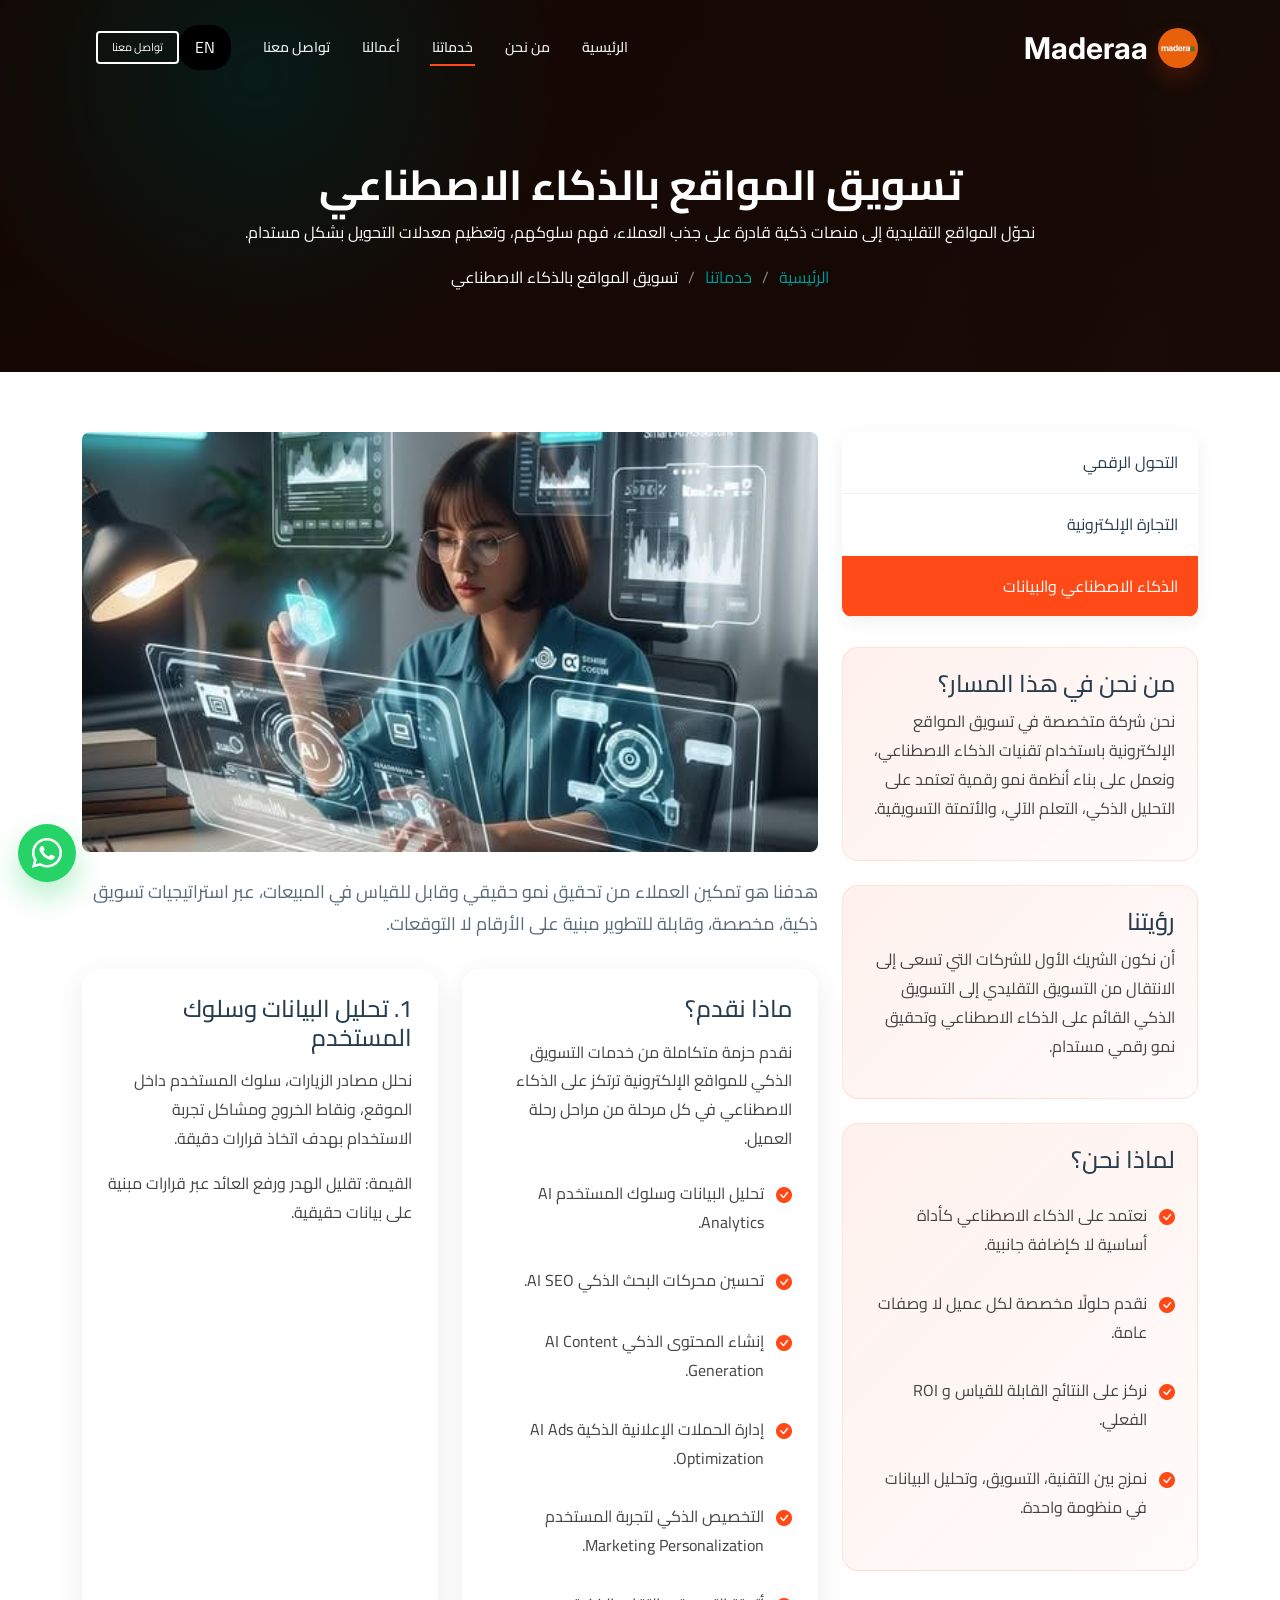
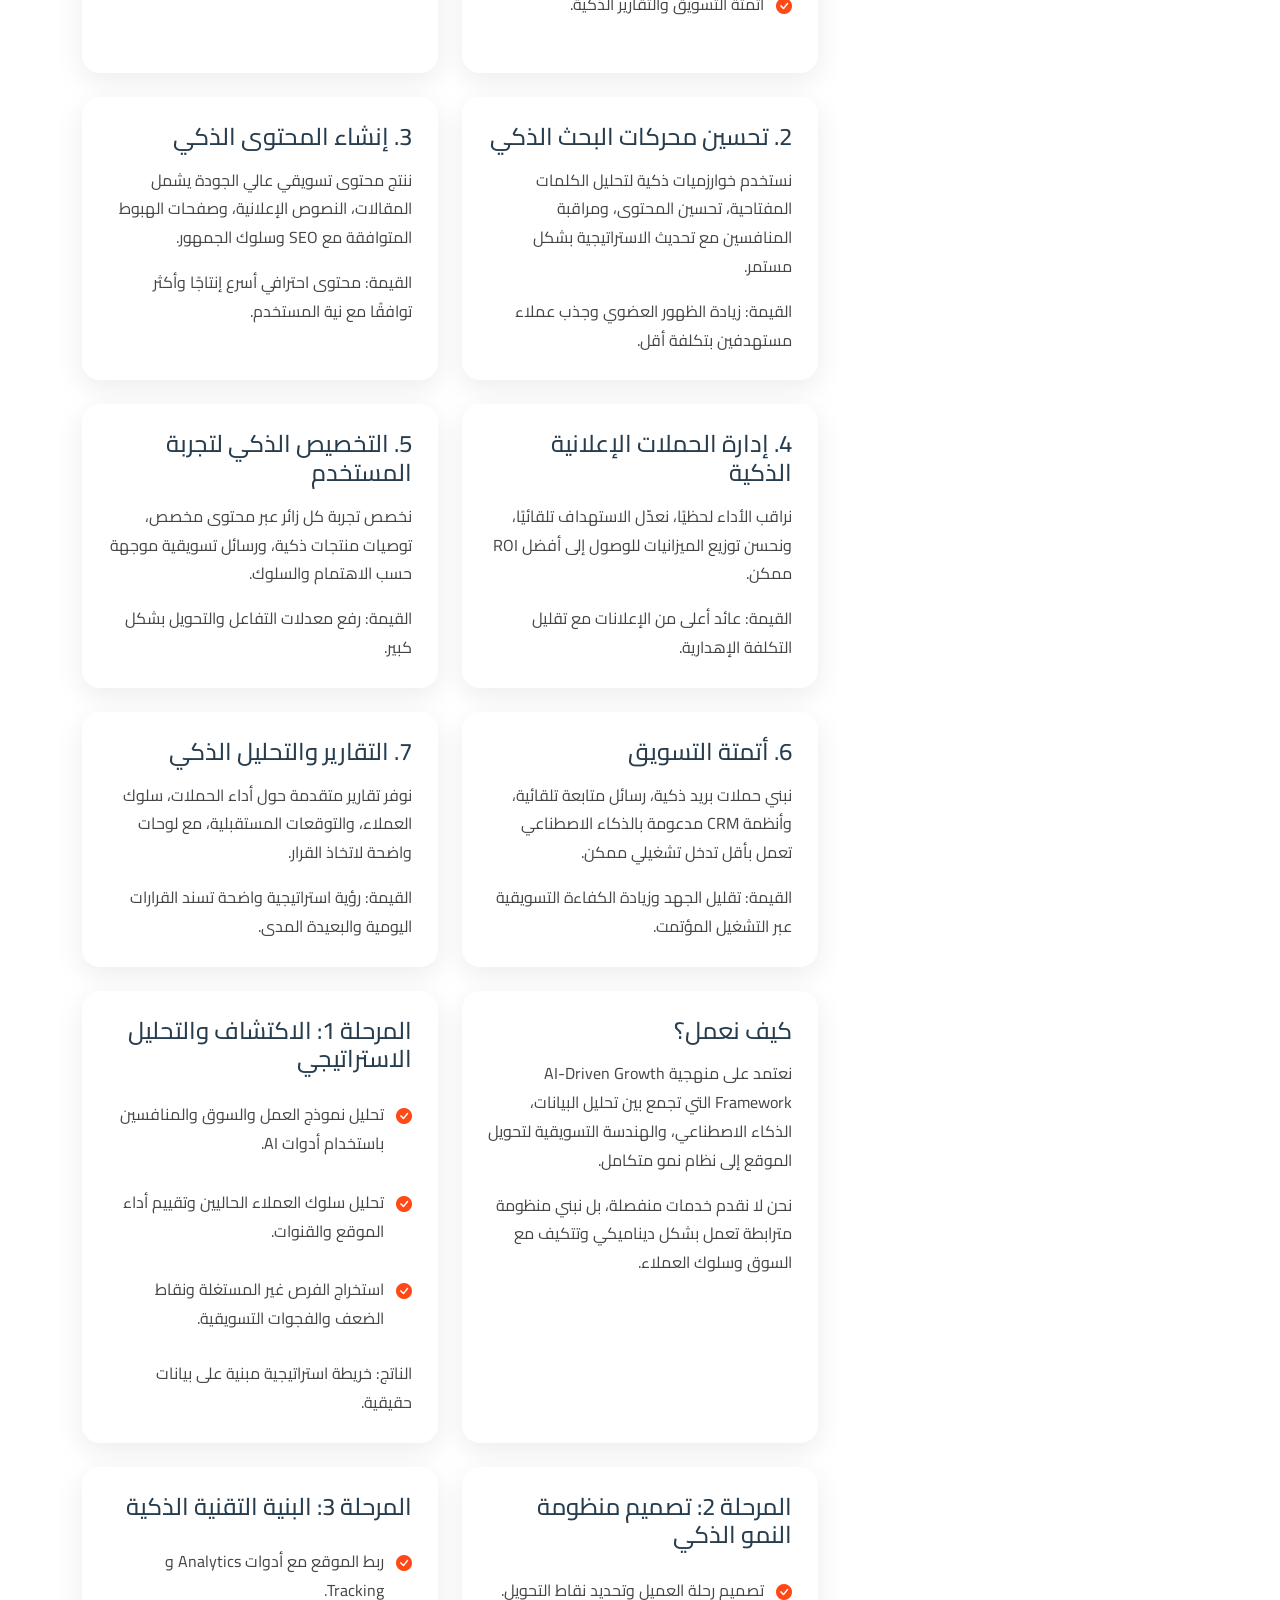
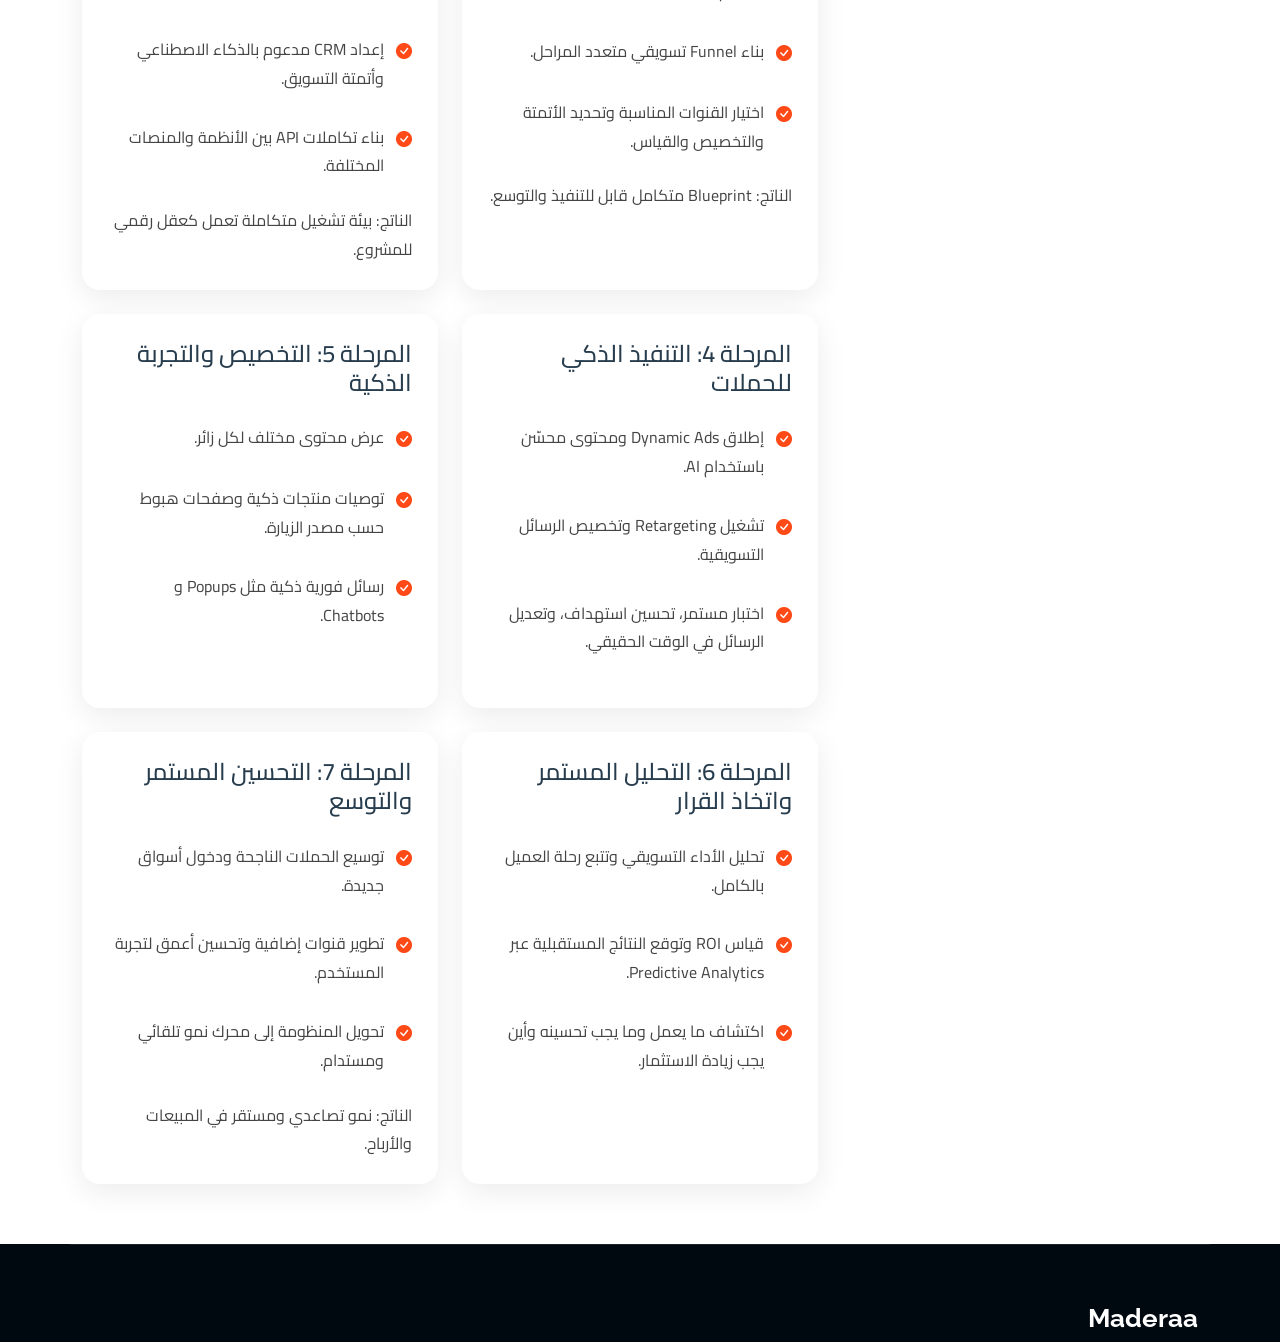
<file: service-ai-data.html>
<!DOCTYPE html>
<html lang="ar" dir="rtl">
<head>
  <meta charset="utf-8">
  <meta name="viewport" content="width=device-width, initial-scale=1.0">
  <title>Maderaa | الذكاء الاصطناعي والبيانات</title>
  <link rel="preconnect" href="https://fonts.googleapis.com">
  <link rel="preconnect" href="https://fonts.gstatic.com" crossorigin>
  <link href="https://fonts.googleapis.com/css2?family=Cairo:wght@300;400;600;700;800&family=Inter:wght@400;500;600;700;800&family=Raleway:wght@500;600;700;800&display=swap" rel="stylesheet">
  <link rel="stylesheet" href="https://cdn.jsdelivr.net/npm/bootstrap@5.3.3/dist/css/bootstrap.min.css">
  <link rel="stylesheet" href="https://cdn.jsdelivr.net/npm/bootstrap-icons@1.11.3/font/bootstrap-icons.min.css">
  <link rel="stylesheet" href="https://cdn.jsdelivr.net/npm/aos@2.3.4/dist/aos.css">
  <link rel="stylesheet" href="styles.css">
</head>
<body class="service-details-page">
  <header id="header" class="header d-flex align-items-center fixed-top">
    <div class="container-fluid container-xl position-relative d-flex align-items-center">
      <a href="index.html" class="logo d-flex align-items-center ms-auto">
        <h1 class="sitename"><span class="desktop-name">Maderaa</span><span class="mobile-name">Maderaa</span></h1>
        <span class="logo-icon logo-placeholder">M</span>
      </a>
      <nav id="navmenu" class="navmenu">
        <ul>
          <li><a href="index.html">الرئيسية</a></li>
          <li><a href="about.html">من نحن</a></li>
          <li><a href="service-details.html" class="active">خدماتنا</a></li>
          <li><a href="portfolio.html">أعمالنا</a></li>
          <li><a href="contact.html">تواصل معنا</a></li>
        </ul>
        <i class="mobile-nav-toggle d-xl-none bi bi-list"></i>
      </nav>
      <a class="cta-btn" href="contact.html">اطلب استشارة</a>
    </div>
  </header>

  <main class="main">
    <div class="page-title dark-background page-shell alt-two" data-aos="fade">
      <div class="container position-relative">
        <h1 data-ar="تسويق المواقع بالذكاء الاصطناعي" data-en="AI-Powered Website Marketing">تسويق المواقع بالذكاء الاصطناعي</h1>
        <p data-ar="نحوّل المواقع التقليدية إلى منصات ذكية قادرة على جذب العملاء، فهم سلوكهم، وتعظيم معدلات التحويل بشكل مستدام." data-en="We transform conventional websites into intelligent growth platforms that attract customers, understand their behavior, and improve conversion sustainably.">نحوّل المواقع التقليدية إلى منصات ذكية قادرة على جذب العملاء، فهم سلوكهم، وتعظيم معدلات التحويل بشكل مستدام.</p>
        <nav class="breadcrumbs">
          <ol>
            <li><a href="index.html">الرئيسية</a></li>
            <li><a href="service-details.html">خدماتنا</a></li>
            <li class="current" data-ar="تسويق المواقع بالذكاء الاصطناعي" data-en="AI-Powered Website Marketing">تسويق المواقع بالذكاء الاصطناعي</li>
          </ol>
        </nav>
      </div>
    </div>

    <section class="service-details section">
      <div class="container">
        <div class="row gy-4">
          <div class="col-lg-4" data-aos="fade-up" data-aos-delay="100">
            <div class="services-list">
              <a href="service-digital-transformation.html">التحول الرقمي</a>
              <a href="service-ecommerce.html">التجارة الإلكترونية</a>
              <a href="service-ai-data.html" class="active">الذكاء الاصطناعي والبيانات</a>
            </div>

            <div class="value-box mt-4">
              <h4 data-ar="من نحن في هذا المسار؟" data-en="Who We Are In This Track">من نحن في هذا المسار؟</h4>
              <p data-ar="نحن شركة متخصصة في تسويق المواقع الإلكترونية باستخدام تقنيات الذكاء الاصطناعي، ونعمل على بناء أنظمة نمو رقمية تعتمد على التحليل الذكي، التعلم الآلي، والأتمتة التسويقية." data-en="We are a company specialized in marketing websites through AI, building digital growth systems powered by smart analytics, machine learning, and marketing automation.">نحن شركة متخصصة في تسويق المواقع الإلكترونية باستخدام تقنيات الذكاء الاصطناعي، ونعمل على بناء أنظمة نمو رقمية تعتمد على التحليل الذكي، التعلم الآلي، والأتمتة التسويقية.</p>
            </div>

            <div class="value-box mt-4">
              <h4 data-ar="رؤيتنا" data-en="Our Vision">رؤيتنا</h4>
              <p data-ar="أن نكون الشريك الأول للشركات التي تسعى إلى الانتقال من التسويق التقليدي إلى التسويق الذكي القائم على الذكاء الاصطناعي وتحقيق نمو رقمي مستدام." data-en="To be the primary partner for companies moving from traditional marketing to AI-led intelligent marketing and sustainable digital growth.">أن نكون الشريك الأول للشركات التي تسعى إلى الانتقال من التسويق التقليدي إلى التسويق الذكي القائم على الذكاء الاصطناعي وتحقيق نمو رقمي مستدام.</p>
            </div>

            <div class="value-box mt-4">
              <h4 data-ar="لماذا نحن؟" data-en="Why Us">لماذا نحن؟</h4>
              <ul class="detail-list">
                <li data-ar="نعتمد على الذكاء الاصطناعي كأداة أساسية لا كإضافة جانبية." data-en="We treat AI as a core engine, not an optional add-on.">نعتمد على الذكاء الاصطناعي كأداة أساسية لا كإضافة جانبية.</li>
                <li data-ar="نقدم حلولًا مخصصة لكل عميل لا وصفات عامة." data-en="We build tailored solutions instead of generic playbooks.">نقدم حلولًا مخصصة لكل عميل لا وصفات عامة.</li>
                <li data-ar="نركز على النتائج القابلة للقياس و ROI الفعلي." data-en="We focus on measurable outcomes and real ROI.">نركز على النتائج القابلة للقياس و ROI الفعلي.</li>
                <li data-ar="نمزج بين التقنية، التسويق، وتحليل البيانات في منظومة واحدة." data-en="We combine technology, marketing, and analytics in one operating model.">نمزج بين التقنية، التسويق، وتحليل البيانات في منظومة واحدة.</li>
              </ul>
            </div>
          </div>

          <div class="col-lg-8" data-aos="fade-up" data-aos-delay="200">
            <div class="image-shell services-img service-ai-visual mb-4 alt-two"></div>
            <p class="detail-lead" data-ar="هدفنا هو تمكين العملاء من تحقيق نمو حقيقي وقابل للقياس في المبيعات، عبر استراتيجيات تسويق ذكية، مخصصة، وقابلة للتطوير مبنية على الأرقام لا التوقعات." data-en="Our goal is to help clients achieve measurable sales growth through intelligent, customized, and scalable marketing systems built on numbers, not assumptions.">هدفنا هو تمكين العملاء من تحقيق نمو حقيقي وقابل للقياس في المبيعات، عبر استراتيجيات تسويق ذكية، مخصصة، وقابلة للتطوير مبنية على الأرقام لا التوقعات.</p>

            <div class="content-grid">
              <article class="detail-card">
                <h4 data-ar="ماذا نقدم؟" data-en="What We Deliver">ماذا نقدم؟</h4>
                <p data-ar="نقدم حزمة متكاملة من خدمات التسويق الذكي للمواقع الإلكترونية ترتكز على الذكاء الاصطناعي في كل مرحلة من مراحل رحلة العميل." data-en="We deliver a complete suite of AI-powered website marketing services built around every stage of the customer journey.">نقدم حزمة متكاملة من خدمات التسويق الذكي للمواقع الإلكترونية ترتكز على الذكاء الاصطناعي في كل مرحلة من مراحل رحلة العميل.</p>
                <ul class="detail-list">
                  <li data-ar="تحليل البيانات وسلوك المستخدم AI Analytics." data-en="AI analytics and user behavior analysis.">تحليل البيانات وسلوك المستخدم AI Analytics.</li>
                  <li data-ar="تحسين محركات البحث الذكي AI SEO." data-en="AI-driven search engine optimization.">تحسين محركات البحث الذكي AI SEO.</li>
                  <li data-ar="إنشاء المحتوى الذكي AI Content Generation." data-en="AI-assisted content generation.">إنشاء المحتوى الذكي AI Content Generation.</li>
                  <li data-ar="إدارة الحملات الإعلانية الذكية AI Ads Optimization." data-en="AI-powered campaign optimization.">إدارة الحملات الإعلانية الذكية AI Ads Optimization.</li>
                  <li data-ar="التخصيص الذكي لتجربة المستخدم Marketing Personalization." data-en="Personalized user experiences and on-site targeting.">التخصيص الذكي لتجربة المستخدم Marketing Personalization.</li>
                  <li data-ar="أتمتة التسويق والتقارير الذكية." data-en="Marketing automation and intelligent reporting.">أتمتة التسويق والتقارير الذكية.</li>
                </ul>
              </article>

              <article class="detail-card">
                <h4 data-ar="1. تحليل البيانات وسلوك المستخدم" data-en="1. AI Analytics">1. تحليل البيانات وسلوك المستخدم</h4>
                <p data-ar="نحلل مصادر الزيارات، سلوك المستخدم داخل الموقع، ونقاط الخروج ومشاكل تجربة الاستخدام بهدف اتخاذ قرارات دقيقة." data-en="We analyze traffic sources, on-site user behavior, exit points, and UX friction to support precise decisions.">نحلل مصادر الزيارات، سلوك المستخدم داخل الموقع، ونقاط الخروج ومشاكل تجربة الاستخدام بهدف اتخاذ قرارات دقيقة.</p>
                <p data-ar="القيمة: تقليل الهدر ورفع العائد عبر قرارات مبنية على بيانات حقيقية." data-en="Value: less waste and stronger returns through decisions grounded in real data.">القيمة: تقليل الهدر ورفع العائد عبر قرارات مبنية على بيانات حقيقية.</p>
              </article>

              <article class="detail-card">
                <h4 data-ar="2. تحسين محركات البحث الذكي" data-en="2. AI SEO">2. تحسين محركات البحث الذكي</h4>
                <p data-ar="نستخدم خوارزميات ذكية لتحليل الكلمات المفتاحية، تحسين المحتوى، ومراقبة المنافسين مع تحديث الاستراتيجية بشكل مستمر." data-en="We use intelligent algorithms for keyword analysis, content optimization, and competitor monitoring with continuous strategy updates.">نستخدم خوارزميات ذكية لتحليل الكلمات المفتاحية، تحسين المحتوى، ومراقبة المنافسين مع تحديث الاستراتيجية بشكل مستمر.</p>
                <p data-ar="القيمة: زيادة الظهور العضوي وجذب عملاء مستهدفين بتكلفة أقل." data-en="Value: better organic visibility and lower-cost acquisition of qualified traffic.">القيمة: زيادة الظهور العضوي وجذب عملاء مستهدفين بتكلفة أقل.</p>
              </article>

              <article class="detail-card">
                <h4 data-ar="3. إنشاء المحتوى الذكي" data-en="3. AI Content Generation">3. إنشاء المحتوى الذكي</h4>
                <p data-ar="ننتج محتوى تسويقي عالي الجودة يشمل المقالات، النصوص الإعلانية، وصفحات الهبوط المتوافقة مع SEO وسلوك الجمهور." data-en="We produce high-quality marketing content including articles, ad copy, and landing pages aligned with SEO and audience behavior.">ننتج محتوى تسويقي عالي الجودة يشمل المقالات، النصوص الإعلانية، وصفحات الهبوط المتوافقة مع SEO وسلوك الجمهور.</p>
                <p data-ar="القيمة: محتوى احترافي أسرع إنتاجًا وأكثر توافقًا مع نية المستخدم." data-en="Value: faster content production with stronger relevance to audience intent.">القيمة: محتوى احترافي أسرع إنتاجًا وأكثر توافقًا مع نية المستخدم.</p>
              </article>

              <article class="detail-card">
                <h4 data-ar="4. إدارة الحملات الإعلانية الذكية" data-en="4. AI Ads Optimization">4. إدارة الحملات الإعلانية الذكية</h4>
                <p data-ar="نراقب الأداء لحظيًا، نعدّل الاستهداف تلقائيًا، ونحسن توزيع الميزانيات للوصول إلى أفضل ROI ممكن." data-en="We monitor campaign performance in real time, adjust targeting automatically, and optimize budget allocation to improve ROI.">نراقب الأداء لحظيًا، نعدّل الاستهداف تلقائيًا، ونحسن توزيع الميزانيات للوصول إلى أفضل ROI ممكن.</p>
                <p data-ar="القيمة: عائد أعلى من الإعلانات مع تقليل التكلفة الإهدارية." data-en="Value: better advertising returns while reducing wasted spend.">القيمة: عائد أعلى من الإعلانات مع تقليل التكلفة الإهدارية.</p>
              </article>

              <article class="detail-card">
                <h4 data-ar="5. التخصيص الذكي لتجربة المستخدم" data-en="5. AI Personalization">5. التخصيص الذكي لتجربة المستخدم</h4>
                <p data-ar="نخصص تجربة كل زائر عبر محتوى مخصص، توصيات منتجات ذكية، ورسائل تسويقية موجهة حسب الاهتمام والسلوك." data-en="We personalize each visit using tailored content, smart product recommendations, and behavior-driven messaging.">نخصص تجربة كل زائر عبر محتوى مخصص، توصيات منتجات ذكية، ورسائل تسويقية موجهة حسب الاهتمام والسلوك.</p>
                <p data-ar="القيمة: رفع معدلات التفاعل والتحويل بشكل كبير." data-en="Value: significantly higher engagement and conversion rates.">القيمة: رفع معدلات التفاعل والتحويل بشكل كبير.</p>
              </article>

              <article class="detail-card">
                <h4 data-ar="6. أتمتة التسويق" data-en="6. Marketing Automation">6. أتمتة التسويق</h4>
                <p data-ar="نبني حملات بريد ذكية، رسائل متابعة تلقائية، وأنظمة CRM مدعومة بالذكاء الاصطناعي تعمل بأقل تدخل تشغيلي ممكن." data-en="We build intelligent email journeys, automated follow-ups, and AI-supported CRM flows with minimal operational effort.">نبني حملات بريد ذكية، رسائل متابعة تلقائية، وأنظمة CRM مدعومة بالذكاء الاصطناعي تعمل بأقل تدخل تشغيلي ممكن.</p>
                <p data-ar="القيمة: تقليل الجهد وزيادة الكفاءة التسويقية عبر التشغيل المؤتمت." data-en="Value: lower manual effort and stronger marketing efficiency through automation.">القيمة: تقليل الجهد وزيادة الكفاءة التسويقية عبر التشغيل المؤتمت.</p>
              </article>

              <article class="detail-card">
                <h4 data-ar="7. التقارير والتحليل الذكي" data-en="7. AI Reporting">7. التقارير والتحليل الذكي</h4>
                <p data-ar="نوفر تقارير متقدمة حول أداء الحملات، سلوك العملاء، والتوقعات المستقبلية، مع لوحات واضحة لاتخاذ القرار." data-en="We provide advanced reporting on campaign performance, customer behavior, and future projections through clear decision-making dashboards.">نوفر تقارير متقدمة حول أداء الحملات، سلوك العملاء، والتوقعات المستقبلية، مع لوحات واضحة لاتخاذ القرار.</p>
                <p data-ar="القيمة: رؤية استراتيجية واضحة تسند القرارات اليومية والبعيدة المدى." data-en="Value: strategic visibility that supports both daily and long-term decisions.">القيمة: رؤية استراتيجية واضحة تسند القرارات اليومية والبعيدة المدى.</p>
              </article>

              <article class="detail-card">
                <h4 data-ar="كيف نعمل؟" data-en="How We Work">كيف نعمل؟</h4>
                <p data-ar="نعتمد على منهجية AI-Driven Growth Framework التي تجمع بين تحليل البيانات، الذكاء الاصطناعي، والهندسة التسويقية لتحويل الموقع إلى نظام نمو متكامل." data-en="We rely on an AI-Driven Growth Framework that combines analytics, artificial intelligence, and marketing engineering to turn the website into a complete growth system.">نعتمد على منهجية AI-Driven Growth Framework التي تجمع بين تحليل البيانات، الذكاء الاصطناعي، والهندسة التسويقية لتحويل الموقع إلى نظام نمو متكامل.</p>
                <p data-ar="نحن لا نقدم خدمات منفصلة، بل نبني منظومة مترابطة تعمل بشكل ديناميكي وتتكيف مع السوق وسلوك العملاء." data-en="We do not deliver disconnected services; we build an integrated system that adapts dynamically to the market and user behavior.">نحن لا نقدم خدمات منفصلة، بل نبني منظومة مترابطة تعمل بشكل ديناميكي وتتكيف مع السوق وسلوك العملاء.</p>
              </article>

              <article class="detail-card">
                <h4 data-ar="المرحلة 1: الاكتشاف والتحليل الاستراتيجي" data-en="Stage 1: Discovery & Intelligence">المرحلة 1: الاكتشاف والتحليل الاستراتيجي</h4>
                <ul class="detail-list">
                  <li data-ar="تحليل نموذج العمل والسوق والمنافسين باستخدام أدوات AI." data-en="Analyzing the business model, market, and competitors using AI tools.">تحليل نموذج العمل والسوق والمنافسين باستخدام أدوات AI.</li>
                  <li data-ar="تحليل سلوك العملاء الحاليين وتقييم أداء الموقع والقنوات." data-en="Reviewing current customer behavior and evaluating site and channel performance.">تحليل سلوك العملاء الحاليين وتقييم أداء الموقع والقنوات.</li>
                  <li data-ar="استخراج الفرص غير المستغلة ونقاط الضعف والفجوات التسويقية." data-en="Identifying untapped opportunities, weaknesses, and market gaps.">استخراج الفرص غير المستغلة ونقاط الضعف والفجوات التسويقية.</li>
                </ul>
                <p data-ar="الناتج: خريطة استراتيجية مبنية على بيانات حقيقية." data-en="Output: a strategic roadmap built on real data.">الناتج: خريطة استراتيجية مبنية على بيانات حقيقية.</p>
              </article>

              <article class="detail-card">
                <h4 data-ar="المرحلة 2: تصميم منظومة النمو الذكي" data-en="Stage 2: AI Growth Architecture">المرحلة 2: تصميم منظومة النمو الذكي</h4>
                <ul class="detail-list">
                  <li data-ar="تصميم رحلة العميل وتحديد نقاط التحويل." data-en="Designing the customer journey and mapping conversion points.">تصميم رحلة العميل وتحديد نقاط التحويل.</li>
                  <li data-ar="بناء Funnel تسويقي متعدد المراحل." data-en="Building a multi-stage marketing funnel.">بناء Funnel تسويقي متعدد المراحل.</li>
                  <li data-ar="اختيار القنوات المناسبة وتحديد الأتمتة والتخصيص والقياس." data-en="Selecting channels while defining automation, personalization, and measurement.">اختيار القنوات المناسبة وتحديد الأتمتة والتخصيص والقياس.</li>
                </ul>
                <p data-ar="الناتج: Blueprint متكامل قابل للتنفيذ والتوسع." data-en="Output: an executable and scalable growth blueprint.">الناتج: Blueprint متكامل قابل للتنفيذ والتوسع.</p>
              </article>

              <article class="detail-card">
                <h4 data-ar="المرحلة 3: البنية التقنية الذكية" data-en="Stage 3: AI Infrastructure Setup">المرحلة 3: البنية التقنية الذكية</h4>
                <ul class="detail-list">
                  <li data-ar="ربط الموقع مع أدوات Analytics و Tracking." data-en="Integrating the website with analytics and tracking tools.">ربط الموقع مع أدوات Analytics و Tracking.</li>
                  <li data-ar="إعداد CRM مدعوم بالذكاء الاصطناعي وأتمتة التسويق." data-en="Setting up AI-supported CRM and marketing automation.">إعداد CRM مدعوم بالذكاء الاصطناعي وأتمتة التسويق.</li>
                  <li data-ar="بناء تكاملات API بين الأنظمة والمنصات المختلفة." data-en="Building API integrations across the stack.">بناء تكاملات API بين الأنظمة والمنصات المختلفة.</li>
                </ul>
                <p data-ar="الناتج: بيئة تشغيل متكاملة تعمل كعقل رقمي للمشروع." data-en="Output: an integrated operating environment that acts as the project’s digital brain.">الناتج: بيئة تشغيل متكاملة تعمل كعقل رقمي للمشروع.</p>
              </article>

              <article class="detail-card">
                <h4 data-ar="المرحلة 4: التنفيذ الذكي للحملات" data-en="Stage 4: AI Execution Engine">المرحلة 4: التنفيذ الذكي للحملات</h4>
                <ul class="detail-list">
                  <li data-ar="إطلاق Dynamic Ads ومحتوى محسّن باستخدام AI." data-en="Launching dynamic ads and AI-enhanced content.">إطلاق Dynamic Ads ومحتوى محسّن باستخدام AI.</li>
                  <li data-ar="تشغيل Retargeting وتخصيص الرسائل التسويقية." data-en="Running retargeting and personalized campaign messaging.">تشغيل Retargeting وتخصيص الرسائل التسويقية.</li>
                  <li data-ar="اختبار مستمر، تحسين استهداف، وتعديل الرسائل في الوقت الحقيقي." data-en="Continuous testing, targeting improvement, and real-time message adaptation.">اختبار مستمر، تحسين استهداف، وتعديل الرسائل في الوقت الحقيقي.</li>
                </ul>
              </article>

              <article class="detail-card">
                <h4 data-ar="المرحلة 5: التخصيص والتجربة الذكية" data-en="Stage 5: AI Personalization">المرحلة 5: التخصيص والتجربة الذكية</h4>
                <ul class="detail-list">
                  <li data-ar="عرض محتوى مختلف لكل زائر." data-en="Serving different content to each visitor.">عرض محتوى مختلف لكل زائر.</li>
                  <li data-ar="توصيات منتجات ذكية وصفحات هبوط حسب مصدر الزيارة." data-en="Smart product recommendations and source-specific landing pages.">توصيات منتجات ذكية وصفحات هبوط حسب مصدر الزيارة.</li>
                  <li data-ar="رسائل فورية ذكية مثل Popups و Chatbots." data-en="Intelligent instant messaging through popups and chatbots.">رسائل فورية ذكية مثل Popups و Chatbots.</li>
                </ul>
              </article>

              <article class="detail-card">
                <h4 data-ar="المرحلة 6: التحليل المستمر واتخاذ القرار" data-en="Stage 6: AI Insights & Optimization">المرحلة 6: التحليل المستمر واتخاذ القرار</h4>
                <ul class="detail-list">
                  <li data-ar="تحليل الأداء التسويقي وتتبع رحلة العميل بالكامل." data-en="Analyzing marketing performance and full customer journeys.">تحليل الأداء التسويقي وتتبع رحلة العميل بالكامل.</li>
                  <li data-ar="قياس ROI وتوقع النتائج المستقبلية عبر Predictive Analytics." data-en="Measuring ROI and forecasting outcomes with predictive analytics.">قياس ROI وتوقع النتائج المستقبلية عبر Predictive Analytics.</li>
                  <li data-ar="اكتشاف ما يعمل وما يجب تحسينه وأين يجب زيادة الاستثمار." data-en="Identifying what works, what needs improvement, and where to increase investment.">اكتشاف ما يعمل وما يجب تحسينه وأين يجب زيادة الاستثمار.</li>
                </ul>
              </article>

              <article class="detail-card">
                <h4 data-ar="المرحلة 7: التحسين المستمر والتوسع" data-en="Stage 7: Scaling & Growth">المرحلة 7: التحسين المستمر والتوسع</h4>
                <ul class="detail-list">
                  <li data-ar="توسيع الحملات الناجحة ودخول أسواق جديدة." data-en="Scaling successful campaigns and entering new markets.">توسيع الحملات الناجحة ودخول أسواق جديدة.</li>
                  <li data-ar="تطوير قنوات إضافية وتحسين أعمق لتجربة المستخدم." data-en="Developing additional channels and deeper user experience improvements.">تطوير قنوات إضافية وتحسين أعمق لتجربة المستخدم.</li>
                  <li data-ar="تحويل المنظومة إلى محرك نمو تلقائي ومستدام." data-en="Turning the system into a sustainable automated growth engine.">تحويل المنظومة إلى محرك نمو تلقائي ومستدام.</li>
                </ul>
                <p data-ar="الناتج: نمو تصاعدي ومستقر في المبيعات والأرباح." data-en="Output: scalable and stable growth in sales and profitability.">الناتج: نمو تصاعدي ومستقر في المبيعات والأرباح.</p>
              </article>
            </div>
          </div>
        </div>
      </div>
    </section>
  </main>

  <footer id="footer" class="footer dark-background">
    <div class="container footer-top">
      <div class="row gy-4">
        <div class="col-lg-4 col-md-6 footer-about">
          <a href="index.html" class="logo d-flex align-items-center"><span class="sitename">Maderaa</span></a>
        </div>
      </div>
    </div>
  </footer>

  <a href="#" id="scroll-top" class="scroll-top d-flex align-items-center justify-content-center"><i class="bi bi-arrow-up-short"></i></a>
  <div id="preloader"></div>
  <script src="https://cdn.jsdelivr.net/npm/bootstrap@5.3.3/dist/js/bootstrap.bundle.min.js"></script>
  <script src="https://cdn.jsdelivr.net/npm/aos@2.3.4/dist/aos.js"></script>
  <script src="script.js"></script>
</body>
</html>
</file>
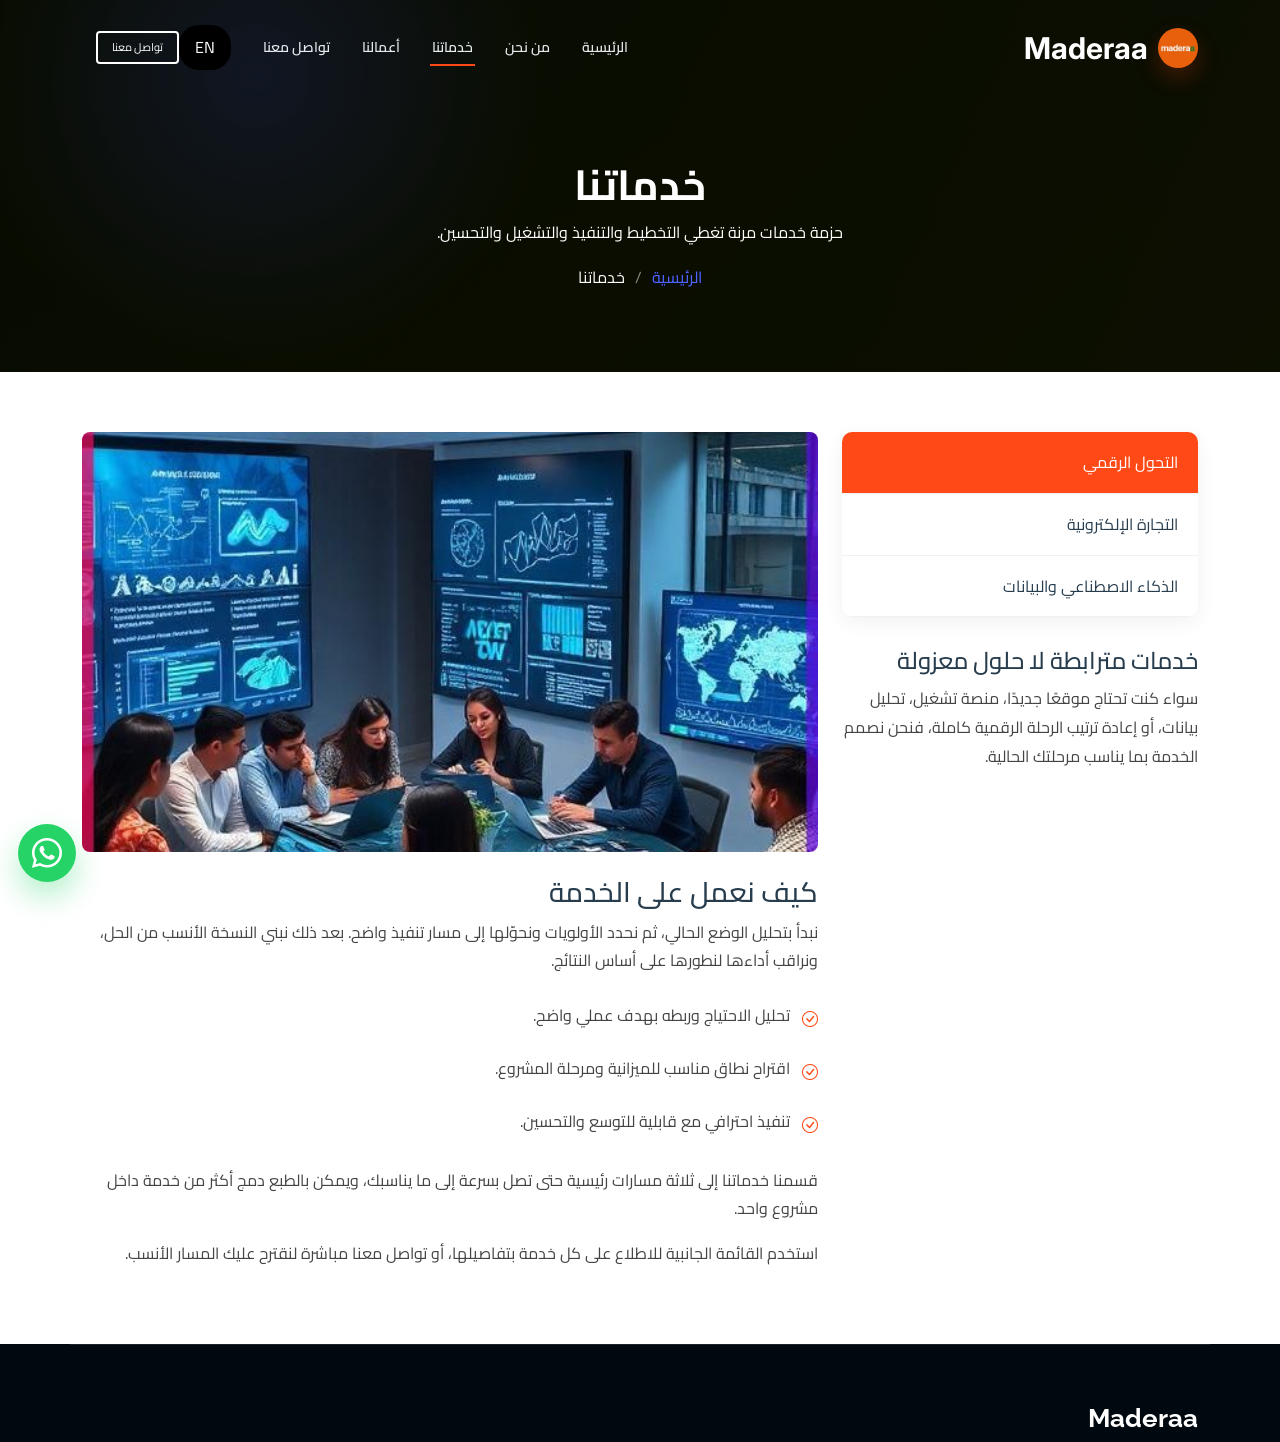
<file: service-details.html>
<!DOCTYPE html>
<html lang="ar" dir="rtl">
<head>
  <meta charset="utf-8">
  <meta name="viewport" content="width=device-width, initial-scale=1.0">
  <title>Maderaa | خدماتنا</title>
  <meta name="description" content="استعرض خدمات Maderaa في التحول الرقمي، التجارة الإلكترونية، الذكاء الاصطناعي، المنصات، الأتمتة، والدعم التقني.">
  <link rel="preconnect" href="https://fonts.googleapis.com">
  <link rel="preconnect" href="https://fonts.gstatic.com" crossorigin>
  <link href="https://fonts.googleapis.com/css2?family=Cairo:wght@300;400;600;700;800&family=Inter:wght@400;500;600;700;800&family=Raleway:wght@500;600;700;800&display=swap" rel="stylesheet">
  <link rel="stylesheet" href="https://cdn.jsdelivr.net/npm/bootstrap@5.3.3/dist/css/bootstrap.min.css">
  <link rel="stylesheet" href="https://cdn.jsdelivr.net/npm/bootstrap-icons@1.11.3/font/bootstrap-icons.min.css">
  <link rel="stylesheet" href="https://cdn.jsdelivr.net/npm/aos@2.3.4/dist/aos.css">
  <link rel="stylesheet" href="styles.css">
</head>
<body class="service-details-page">
  <header id="header" class="header d-flex align-items-center fixed-top">
    <div class="container-fluid container-xl position-relative d-flex align-items-center">
      <a href="index.html" class="logo d-flex align-items-center ms-auto"><h1 class="sitename"><span class="desktop-name">Maderaa</span><span class="mobile-name">Maderaa</span></h1><span class="logo-icon logo-placeholder">M</span></a>
      <nav id="navmenu" class="navmenu"><ul><li><a href="index.html">الرئيسية</a></li><li><a href="about.html">من نحن</a></li><li><a href="service-details.html" class="active">خدماتنا</a></li><li><a href="portfolio.html">أعمالنا</a></li><li><a href="contact.html">تواصل معنا</a></li></ul><i class="mobile-nav-toggle d-xl-none bi bi-list"></i></nav>
      <a class="cta-btn" href="contact.html">اطلب استشارة</a>
    </div>
  </header>

  <main class="main">
    <div class="page-title dark-background page-shell alt-four" data-aos="fade">
      <div class="container position-relative">
        <h1>خدماتنا</h1>
        <p>حزمة خدمات مرنة تغطي التخطيط والتنفيذ والتشغيل والتحسين.</p>
        <nav class="breadcrumbs"><ol><li><a href="index.html">الرئيسية</a></li><li class="current">خدماتنا</li></ol></nav>
      </div>
    </div>

    <section class="service-details section">
      <div class="container">
        <div class="row gy-4">
          <div class="col-lg-4" data-aos="fade-up" data-aos-delay="100">
            <div class="services-list"><a href="service-digital-transformation.html" class="active">التحول الرقمي</a><a href="service-ecommerce.html">التجارة الإلكترونية</a><a href="service-ai-data.html">الذكاء الاصطناعي والبيانات</a></div>
            <h4>خدمات مترابطة لا حلول معزولة</h4>
            <p>سواء كنت تحتاج موقعًا جديدًا، منصة تشغيل، تحليل بيانات، أو إعادة ترتيب الرحلة الرقمية كاملة، فنحن نصمم الخدمة بما يناسب مرحلتك الحالية.</p>
          </div>
          <div class="col-lg-8" data-aos="fade-up" data-aos-delay="200">
            <div class="image-shell services-img service-overview-visual mb-4 alt-five"></div>
            <h3>كيف نعمل على الخدمة</h3>
            <p>نبدأ بتحليل الوضع الحالي، ثم نحدد الأولويات ونحوّلها إلى مسار تنفيذ واضح. بعد ذلك نبني النسخة الأنسب من الحل، ونراقب أداءها لنطورها على أساس النتائج.</p>
            <ul>
              <li><i class="bi bi-check-circle"></i><span>تحليل الاحتياج وربطه بهدف عملي واضح.</span></li>
              <li><i class="bi bi-check-circle"></i><span>اقتراح نطاق مناسب لميزانية ومرحلة المشروع.</span></li>
              <li><i class="bi bi-check-circle"></i><span>تنفيذ احترافي مع قابلية للتوسع والتحسين.</span></li>
            </ul>
            <p>قسمنا خدماتنا إلى ثلاثة مسارات رئيسية حتى تصل بسرعة إلى ما يناسبك، ويمكن بالطبع دمج أكثر من خدمة داخل مشروع واحد.</p>
            <p>استخدم القائمة الجانبية للاطلاع على كل خدمة بتفاصيلها، أو تواصل معنا مباشرة لنقترح عليك المسار الأنسب.</p>
          </div>
        </div>
      </div>
    </section>
  </main>

  <footer id="footer" class="footer dark-background"><div class="container footer-top"><div class="row gy-4"><div class="col-lg-4 col-md-6 footer-about"><a href="index.html" class="logo d-flex align-items-center"><span class="sitename">Maderaa</span></a></div></div></div></footer>
  <a href="#" id="scroll-top" class="scroll-top d-flex align-items-center justify-content-center"><i class="bi bi-arrow-up-short"></i></a>
  <div id="preloader"></div>
  <script src="https://cdn.jsdelivr.net/npm/bootstrap@5.3.3/dist/js/bootstrap.bundle.min.js"></script>
  <script src="https://cdn.jsdelivr.net/npm/aos@2.3.4/dist/aos.js"></script>
  <script src="script.js"></script>
</body>
</html>
</file>
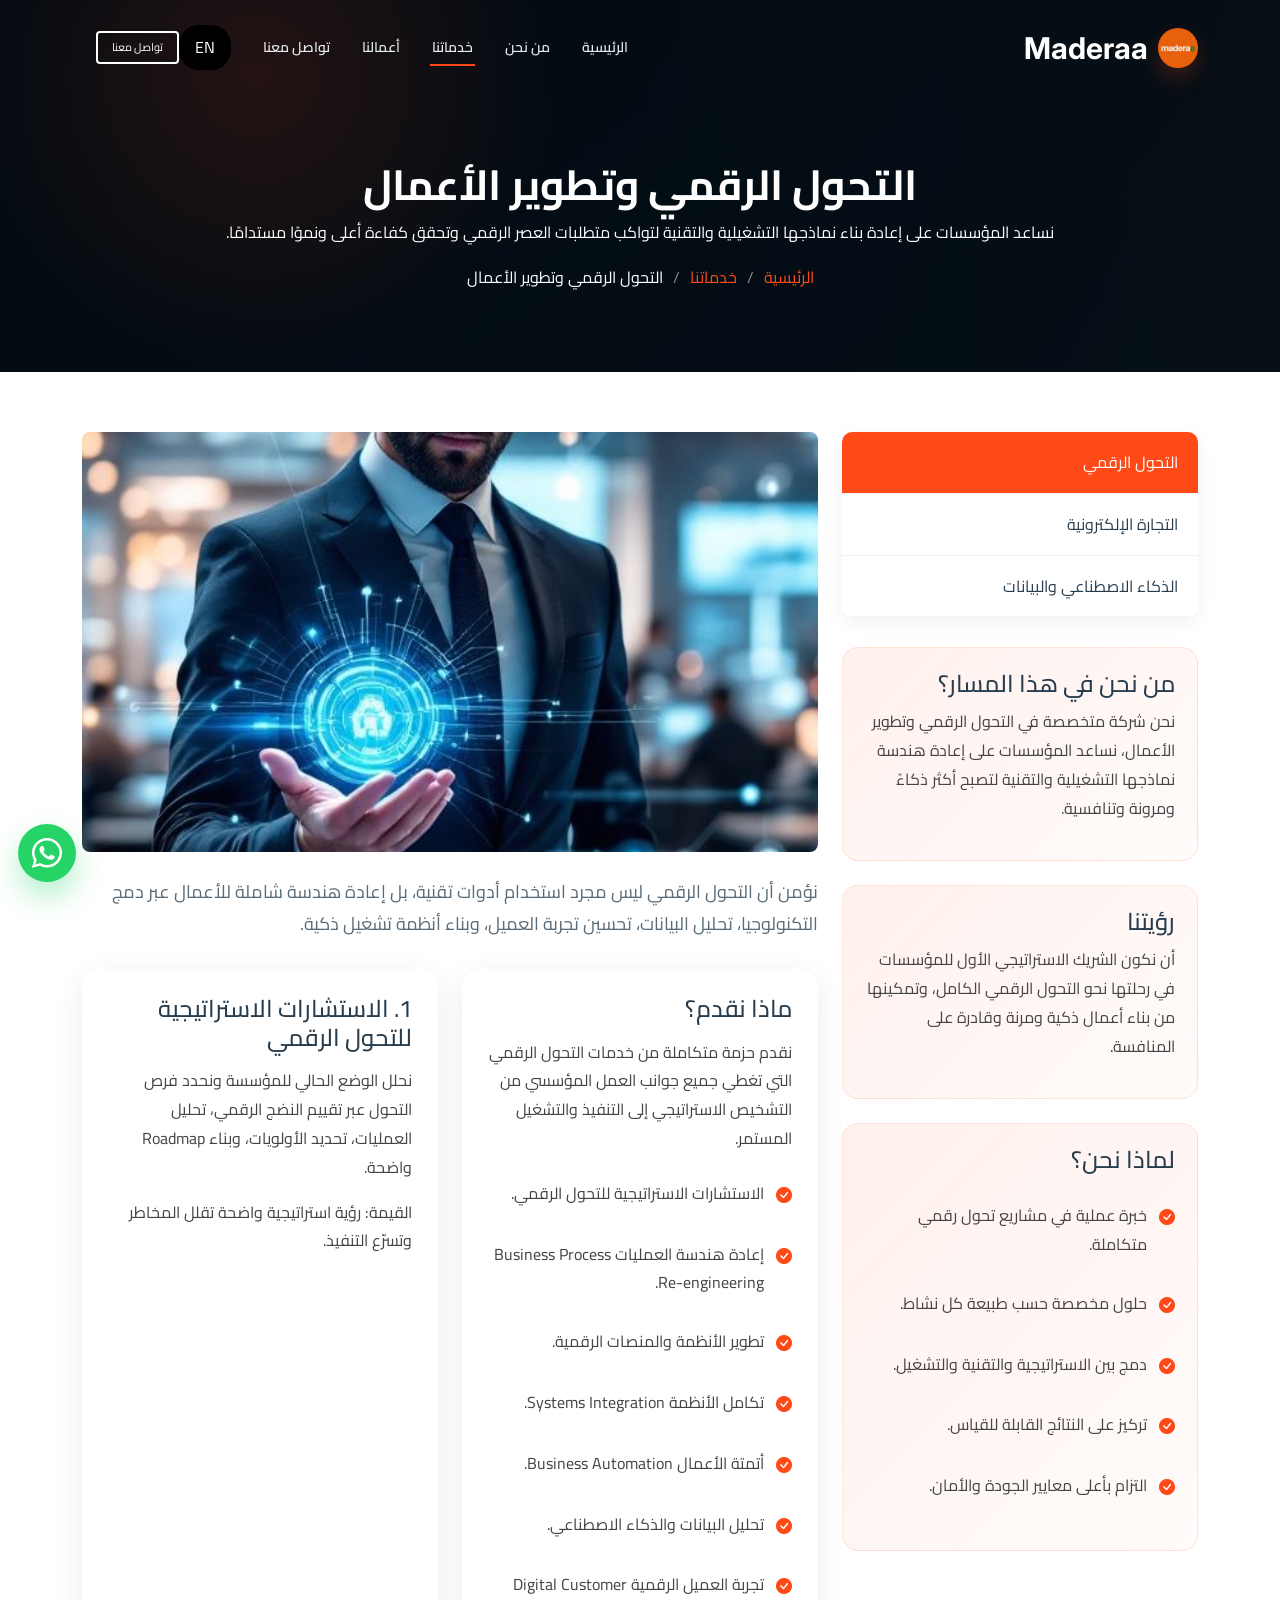
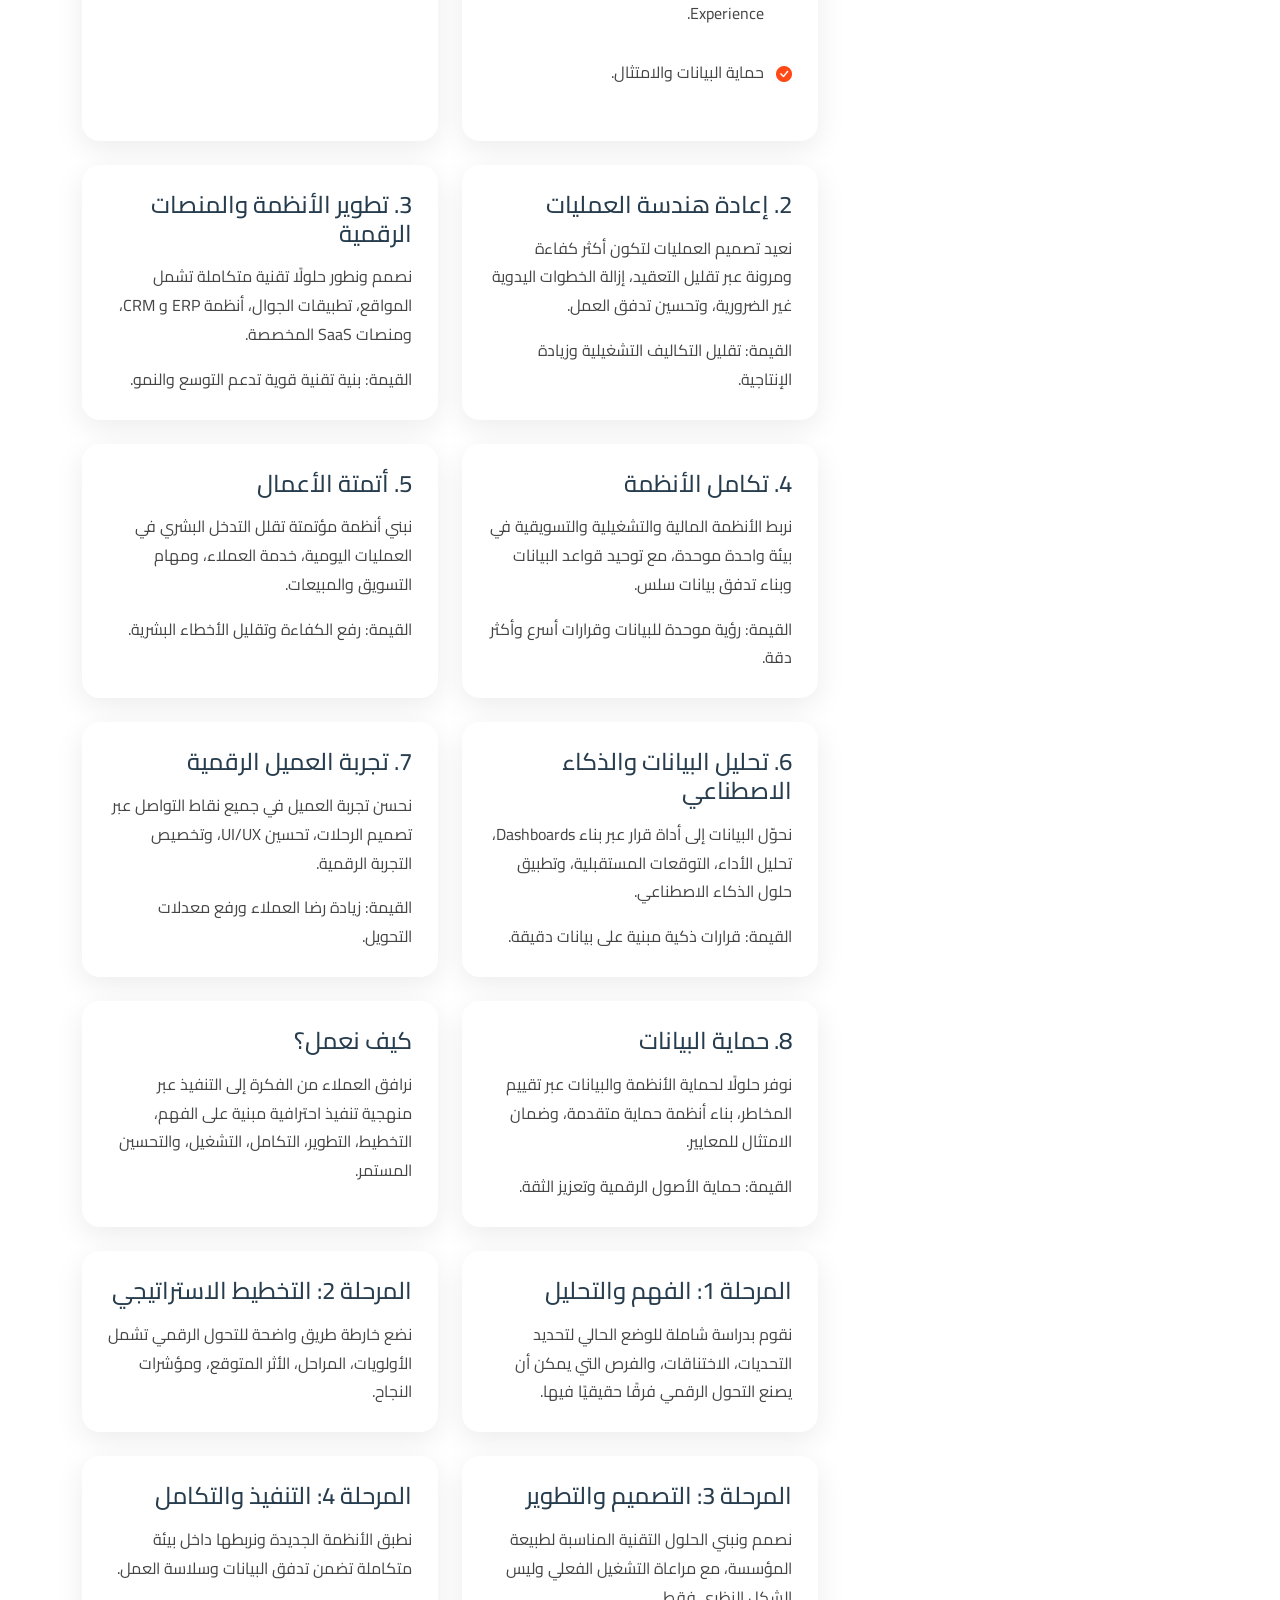
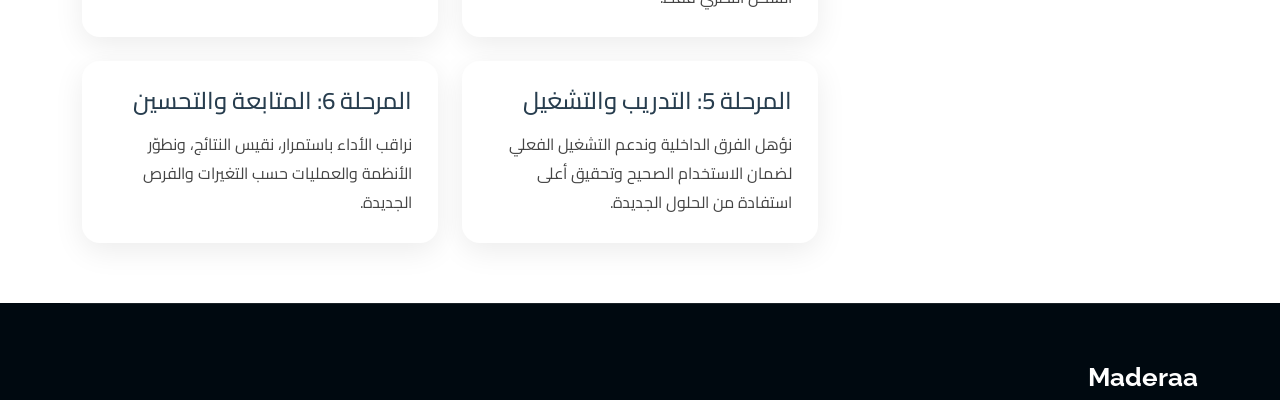
<file: service-digital-transformation.html>
<!DOCTYPE html>
<html lang="ar" dir="rtl">
<head>
  <meta charset="utf-8">
  <meta name="viewport" content="width=device-width, initial-scale=1.0">
  <title>Maderaa | التحول الرقمي</title>
  <link rel="preconnect" href="https://fonts.googleapis.com">
  <link rel="preconnect" href="https://fonts.gstatic.com" crossorigin>
  <link href="https://fonts.googleapis.com/css2?family=Cairo:wght@300;400;600;700;800&family=Inter:wght@400;500;600;700;800&family=Raleway:wght@500;600;700;800&display=swap" rel="stylesheet">
  <link rel="stylesheet" href="https://cdn.jsdelivr.net/npm/bootstrap@5.3.3/dist/css/bootstrap.min.css">
  <link rel="stylesheet" href="https://cdn.jsdelivr.net/npm/bootstrap-icons@1.11.3/font/bootstrap-icons.min.css">
  <link rel="stylesheet" href="https://cdn.jsdelivr.net/npm/aos@2.3.4/dist/aos.css">
  <link rel="stylesheet" href="styles.css">
</head>
<body class="service-details-page">
  <header id="header" class="header d-flex align-items-center fixed-top">
    <div class="container-fluid container-xl position-relative d-flex align-items-center">
      <a href="index.html" class="logo d-flex align-items-center ms-auto">
        <h1 class="sitename"><span class="desktop-name">Maderaa</span><span class="mobile-name">Maderaa</span></h1>
        <span class="logo-icon logo-placeholder">M</span>
      </a>
      <nav id="navmenu" class="navmenu">
        <ul>
          <li><a href="index.html">الرئيسية</a></li>
          <li><a href="about.html">من نحن</a></li>
          <li><a href="service-details.html" class="active">خدماتنا</a></li>
          <li><a href="portfolio.html">أعمالنا</a></li>
          <li><a href="contact.html">تواصل معنا</a></li>
        </ul>
        <i class="mobile-nav-toggle d-xl-none bi bi-list"></i>
      </nav>
      <a class="cta-btn" href="contact.html">اطلب استشارة</a>
    </div>
  </header>

  <main class="main">
    <div class="page-title dark-background page-shell" data-aos="fade">
      <div class="container position-relative">
        <h1 data-ar="التحول الرقمي وتطوير الأعمال" data-en="Digital Transformation & Business Development">التحول الرقمي وتطوير الأعمال</h1>
        <p data-ar="نساعد المؤسسات على إعادة بناء نماذجها التشغيلية والتقنية لتواكب متطلبات العصر الرقمي وتحقق كفاءة أعلى ونموًا مستدامًا." data-en="We help organizations redesign their operating and technical models to meet the demands of the digital era and achieve higher efficiency and sustainable growth.">نساعد المؤسسات على إعادة بناء نماذجها التشغيلية والتقنية لتواكب متطلبات العصر الرقمي وتحقق كفاءة أعلى ونموًا مستدامًا.</p>
        <nav class="breadcrumbs">
          <ol>
            <li><a href="index.html">الرئيسية</a></li>
            <li><a href="service-details.html">خدماتنا</a></li>
            <li class="current" data-ar="التحول الرقمي وتطوير الأعمال" data-en="Digital Transformation & Business Development">التحول الرقمي وتطوير الأعمال</li>
          </ol>
        </nav>
      </div>
    </div>

    <section class="service-details section">
      <div class="container">
        <div class="row gy-4">
          <div class="col-lg-4" data-aos="fade-up" data-aos-delay="100">
            <div class="services-list">
              <a href="service-digital-transformation.html" class="active">التحول الرقمي</a>
              <a href="service-ecommerce.html">التجارة الإلكترونية</a>
              <a href="service-ai-data.html">الذكاء الاصطناعي والبيانات</a>
            </div>

            <div class="value-box mt-4">
              <h4 data-ar="من نحن في هذا المسار؟" data-en="Who We Are In This Track">من نحن في هذا المسار؟</h4>
              <p data-ar="نحن شركة متخصصة في التحول الرقمي وتطوير الأعمال، نساعد المؤسسات على إعادة هندسة نماذجها التشغيلية والتقنية لتصبح أكثر ذكاءً ومرونة وتنافسية." data-en="We are a company specialized in digital transformation and business development, helping organizations re-engineer their operating and technical models to become smarter, more agile, and more competitive.">نحن شركة متخصصة في التحول الرقمي وتطوير الأعمال، نساعد المؤسسات على إعادة هندسة نماذجها التشغيلية والتقنية لتصبح أكثر ذكاءً ومرونة وتنافسية.</p>
            </div>

            <div class="value-box mt-4">
              <h4 data-ar="رؤيتنا" data-en="Our Vision">رؤيتنا</h4>
              <p data-ar="أن نكون الشريك الاستراتيجي الأول للمؤسسات في رحلتها نحو التحول الرقمي الكامل، وتمكينها من بناء أعمال ذكية ومرنة وقادرة على المنافسة." data-en="To be the leading strategic partner for organizations on their path toward full digital transformation and the creation of intelligent, agile, and competitive businesses.">أن نكون الشريك الاستراتيجي الأول للمؤسسات في رحلتها نحو التحول الرقمي الكامل، وتمكينها من بناء أعمال ذكية ومرنة وقادرة على المنافسة.</p>
            </div>

            <div class="value-box mt-4">
              <h4 data-ar="لماذا نحن؟" data-en="Why Us">لماذا نحن؟</h4>
              <ul class="detail-list">
                <li data-ar="خبرة عملية في مشاريع تحول رقمي متكاملة." data-en="Hands-on experience delivering integrated digital transformation projects.">خبرة عملية في مشاريع تحول رقمي متكاملة.</li>
                <li data-ar="حلول مخصصة حسب طبيعة كل نشاط." data-en="Tailored solutions based on each organization’s operating reality.">حلول مخصصة حسب طبيعة كل نشاط.</li>
                <li data-ar="دمج بين الاستراتيجية والتقنية والتشغيل." data-en="A combined approach across strategy, technology, and operations.">دمج بين الاستراتيجية والتقنية والتشغيل.</li>
                <li data-ar="تركيز على النتائج القابلة للقياس." data-en="A focus on measurable business outcomes.">تركيز على النتائج القابلة للقياس.</li>
                <li data-ar="التزام بأعلى معايير الجودة والأمان." data-en="Commitment to high standards of quality and security.">التزام بأعلى معايير الجودة والأمان.</li>
              </ul>
            </div>
          </div>

          <div class="col-lg-8" data-aos="fade-up" data-aos-delay="200">
            <div class="image-shell services-img service-digital-visual mb-4"></div>
            <p class="detail-lead" data-ar="نؤمن أن التحول الرقمي ليس مجرد استخدام أدوات تقنية، بل إعادة هندسة شاملة للأعمال عبر دمج التكنولوجيا، تحليل البيانات، تحسين تجربة العميل، وبناء أنظمة تشغيل ذكية." data-en="We believe digital transformation is not just the use of tools, but a full re-engineering of the business through technology integration, data analytics, customer experience improvement, and intelligent operating systems.">نؤمن أن التحول الرقمي ليس مجرد استخدام أدوات تقنية، بل إعادة هندسة شاملة للأعمال عبر دمج التكنولوجيا، تحليل البيانات، تحسين تجربة العميل، وبناء أنظمة تشغيل ذكية.</p>

            <div class="content-grid">
              <article class="detail-card">
                <h4 data-ar="ماذا نقدم؟" data-en="What We Deliver">ماذا نقدم؟</h4>
                <p data-ar="نقدم حزمة متكاملة من خدمات التحول الرقمي التي تغطي جميع جوانب العمل المؤسسي من التشخيص الاستراتيجي إلى التنفيذ والتشغيل المستمر." data-en="We deliver a complete digital transformation offering that covers institutional needs from strategic diagnosis to implementation and ongoing operations.">نقدم حزمة متكاملة من خدمات التحول الرقمي التي تغطي جميع جوانب العمل المؤسسي من التشخيص الاستراتيجي إلى التنفيذ والتشغيل المستمر.</p>
                <ul class="detail-list">
                  <li data-ar="الاستشارات الاستراتيجية للتحول الرقمي." data-en="Strategic digital transformation consulting.">الاستشارات الاستراتيجية للتحول الرقمي.</li>
                  <li data-ar="إعادة هندسة العمليات Business Process Re-engineering." data-en="Business process re-engineering.">إعادة هندسة العمليات Business Process Re-engineering.</li>
                  <li data-ar="تطوير الأنظمة والمنصات الرقمية." data-en="Development of digital systems and platforms.">تطوير الأنظمة والمنصات الرقمية.</li>
                  <li data-ar="تكامل الأنظمة Systems Integration." data-en="Systems integration.">تكامل الأنظمة Systems Integration.</li>
                  <li data-ar="أتمتة الأعمال Business Automation." data-en="Business automation.">أتمتة الأعمال Business Automation.</li>
                  <li data-ar="تحليل البيانات والذكاء الاصطناعي." data-en="Data analytics and AI.">تحليل البيانات والذكاء الاصطناعي.</li>
                  <li data-ar="تجربة العميل الرقمية Digital Customer Experience." data-en="Digital customer experience.">تجربة العميل الرقمية Digital Customer Experience.</li>
                  <li data-ar="حماية البيانات والامتثال." data-en="Data protection and compliance.">حماية البيانات والامتثال.</li>
                </ul>
              </article>

              <article class="detail-card">
                <h4 data-ar="1. الاستشارات الاستراتيجية للتحول الرقمي" data-en="1. Strategic Digital Transformation Consulting">1. الاستشارات الاستراتيجية للتحول الرقمي</h4>
                <p data-ar="نحلل الوضع الحالي للمؤسسة ونحدد فرص التحول عبر تقييم النضج الرقمي، تحليل العمليات، تحديد الأولويات، وبناء Roadmap واضحة." data-en="We assess the organization’s current state and identify transformation opportunities through digital maturity assessment, process analysis, prioritization, and a clear roadmap.">نحلل الوضع الحالي للمؤسسة ونحدد فرص التحول عبر تقييم النضج الرقمي، تحليل العمليات، تحديد الأولويات، وبناء Roadmap واضحة.</p>
                <p data-ar="القيمة: رؤية استراتيجية واضحة تقلل المخاطر وتسرّع التنفيذ." data-en="Value: a clear strategic direction that reduces risk and accelerates implementation.">القيمة: رؤية استراتيجية واضحة تقلل المخاطر وتسرّع التنفيذ.</p>
              </article>

              <article class="detail-card">
                <h4 data-ar="2. إعادة هندسة العمليات" data-en="2. Business Process Re-engineering">2. إعادة هندسة العمليات</h4>
                <p data-ar="نعيد تصميم العمليات لتكون أكثر كفاءة ومرونة عبر تقليل التعقيد، إزالة الخطوات اليدوية غير الضرورية، وتحسين تدفق العمل." data-en="We redesign business processes to become more efficient and flexible by reducing complexity, removing unnecessary manual work, and optimizing workflow.">نعيد تصميم العمليات لتكون أكثر كفاءة ومرونة عبر تقليل التعقيد، إزالة الخطوات اليدوية غير الضرورية، وتحسين تدفق العمل.</p>
                <p data-ar="القيمة: تقليل التكاليف التشغيلية وزيادة الإنتاجية." data-en="Value: lower operating cost and stronger productivity.">القيمة: تقليل التكاليف التشغيلية وزيادة الإنتاجية.</p>
              </article>

              <article class="detail-card">
                <h4 data-ar="3. تطوير الأنظمة والمنصات الرقمية" data-en="3. Digital Systems & Platforms">3. تطوير الأنظمة والمنصات الرقمية</h4>
                <p data-ar="نصمم ونطور حلولًا تقنية متكاملة تشمل المواقع، تطبيقات الجوال، أنظمة ERP و CRM، ومنصات SaaS المخصصة." data-en="We design and develop integrated digital solutions including websites, mobile applications, ERP and CRM systems, and tailored SaaS platforms.">نصمم ونطور حلولًا تقنية متكاملة تشمل المواقع، تطبيقات الجوال، أنظمة ERP و CRM، ومنصات SaaS المخصصة.</p>
                <p data-ar="القيمة: بنية تقنية قوية تدعم التوسع والنمو." data-en="Value: a technical foundation that supports scale and growth.">القيمة: بنية تقنية قوية تدعم التوسع والنمو.</p>
              </article>

              <article class="detail-card">
                <h4 data-ar="4. تكامل الأنظمة" data-en="4. Systems Integration">4. تكامل الأنظمة</h4>
                <p data-ar="نربط الأنظمة المالية والتشغيلية والتسويقية في بيئة واحدة موحدة، مع توحيد قواعد البيانات وبناء تدفق بيانات سلس." data-en="We connect financial, operational, and marketing systems into one environment with unified data and smoother information flow.">نربط الأنظمة المالية والتشغيلية والتسويقية في بيئة واحدة موحدة، مع توحيد قواعد البيانات وبناء تدفق بيانات سلس.</p>
                <p data-ar="القيمة: رؤية موحدة للبيانات وقرارات أسرع وأكثر دقة." data-en="Value: unified visibility and faster, more accurate decisions.">القيمة: رؤية موحدة للبيانات وقرارات أسرع وأكثر دقة.</p>
              </article>

              <article class="detail-card">
                <h4 data-ar="5. أتمتة الأعمال" data-en="5. Business Automation">5. أتمتة الأعمال</h4>
                <p data-ar="نبني أنظمة مؤتمتة تقلل التدخل البشري في العمليات اليومية، خدمة العملاء، ومهام التسويق والمبيعات." data-en="We build automation systems that reduce manual intervention across daily operations, customer service, and sales and marketing work.">نبني أنظمة مؤتمتة تقلل التدخل البشري في العمليات اليومية، خدمة العملاء، ومهام التسويق والمبيعات.</p>
                <p data-ar="القيمة: رفع الكفاءة وتقليل الأخطاء البشرية." data-en="Value: stronger efficiency and fewer human errors.">القيمة: رفع الكفاءة وتقليل الأخطاء البشرية.</p>
              </article>

              <article class="detail-card">
                <h4 data-ar="6. تحليل البيانات والذكاء الاصطناعي" data-en="6. Data Analytics & AI">6. تحليل البيانات والذكاء الاصطناعي</h4>
                <p data-ar="نحوّل البيانات إلى أداة قرار عبر بناء Dashboards، تحليل الأداء، التوقعات المستقبلية، وتطبيق حلول الذكاء الاصطناعي." data-en="We turn data into a decision-making tool through dashboards, performance analytics, forecasting, and applied AI solutions.">نحوّل البيانات إلى أداة قرار عبر بناء Dashboards، تحليل الأداء، التوقعات المستقبلية، وتطبيق حلول الذكاء الاصطناعي.</p>
                <p data-ar="القيمة: قرارات ذكية مبنية على بيانات دقيقة." data-en="Value: smarter decisions backed by precise data.">القيمة: قرارات ذكية مبنية على بيانات دقيقة.</p>
              </article>

              <article class="detail-card">
                <h4 data-ar="7. تجربة العميل الرقمية" data-en="7. Digital Customer Experience">7. تجربة العميل الرقمية</h4>
                <p data-ar="نحسن تجربة العميل في جميع نقاط التواصل عبر تصميم الرحلات، تحسين UI/UX، وتخصيص التجربة الرقمية." data-en="We improve customer experience across touchpoints through journey design, UI/UX improvement, and digital personalization.">نحسن تجربة العميل في جميع نقاط التواصل عبر تصميم الرحلات، تحسين UI/UX، وتخصيص التجربة الرقمية.</p>
                <p data-ar="القيمة: زيادة رضا العملاء ورفع معدلات التحويل." data-en="Value: higher customer satisfaction and stronger conversion rates.">القيمة: زيادة رضا العملاء ورفع معدلات التحويل.</p>
              </article>

              <article class="detail-card">
                <h4 data-ar="8. حماية البيانات" data-en="8. Data Protection">8. حماية البيانات</h4>
                <p data-ar="نوفر حلولًا لحماية الأنظمة والبيانات عبر تقييم المخاطر، بناء أنظمة حماية متقدمة، وضمان الامتثال للمعايير." data-en="We provide system and data protection solutions through risk assessment, advanced controls, and compliance alignment.">نوفر حلولًا لحماية الأنظمة والبيانات عبر تقييم المخاطر، بناء أنظمة حماية متقدمة، وضمان الامتثال للمعايير.</p>
                <p data-ar="القيمة: حماية الأصول الرقمية وتعزيز الثقة." data-en="Value: stronger digital asset protection and increased trust.">القيمة: حماية الأصول الرقمية وتعزيز الثقة.</p>
              </article>

              <article class="detail-card">
                <h4 data-ar="كيف نعمل؟" data-en="How We Work">كيف نعمل؟</h4>
                <p data-ar="نرافق العملاء من الفكرة إلى التنفيذ عبر منهجية تنفيذ احترافية مبنية على الفهم، التخطيط، التطوير، التكامل، التشغيل، والتحسين المستمر." data-en="We support clients from idea to execution through a professional delivery model built around discovery, planning, development, integration, enablement, and continuous improvement.">نرافق العملاء من الفكرة إلى التنفيذ عبر منهجية تنفيذ احترافية مبنية على الفهم، التخطيط، التطوير، التكامل، التشغيل، والتحسين المستمر.</p>
              </article>

              <article class="detail-card">
                <h4 data-ar="المرحلة 1: الفهم والتحليل" data-en="Stage 1: Discovery & Analysis">المرحلة 1: الفهم والتحليل</h4>
                <p data-ar="نقوم بدراسة شاملة للوضع الحالي لتحديد التحديات، الاختناقات، والفرص التي يمكن أن يصنع التحول الرقمي فرقًا حقيقيًا فيها." data-en="We conduct a full review of the current operating reality to identify pain points, inefficiencies, and opportunities where transformation can create measurable value.">نقوم بدراسة شاملة للوضع الحالي لتحديد التحديات، الاختناقات، والفرص التي يمكن أن يصنع التحول الرقمي فرقًا حقيقيًا فيها.</p>
              </article>

              <article class="detail-card">
                <h4 data-ar="المرحلة 2: التخطيط الاستراتيجي" data-en="Stage 2: Strategic Planning">المرحلة 2: التخطيط الاستراتيجي</h4>
                <p data-ar="نضع خارطة طريق واضحة للتحول الرقمي تشمل الأولويات، المراحل، الأثر المتوقع، ومؤشرات النجاح." data-en="We build a clear transformation roadmap covering priorities, phases, expected impact, and success metrics.">نضع خارطة طريق واضحة للتحول الرقمي تشمل الأولويات، المراحل، الأثر المتوقع، ومؤشرات النجاح.</p>
              </article>

              <article class="detail-card">
                <h4 data-ar="المرحلة 3: التصميم والتطوير" data-en="Stage 3: Design & Development">المرحلة 3: التصميم والتطوير</h4>
                <p data-ar="نصمم ونبني الحلول التقنية المناسبة لطبيعة المؤسسة، مع مراعاة التشغيل الفعلي وليس الشكل النظري فقط." data-en="We design and build the right technical solutions for the organization’s reality, with an emphasis on practical operations rather than theory.">نصمم ونبني الحلول التقنية المناسبة لطبيعة المؤسسة، مع مراعاة التشغيل الفعلي وليس الشكل النظري فقط.</p>
              </article>

              <article class="detail-card">
                <h4 data-ar="المرحلة 4: التنفيذ والتكامل" data-en="Stage 4: Implementation & Integration">المرحلة 4: التنفيذ والتكامل</h4>
                <p data-ar="نطبق الأنظمة الجديدة ونربطها داخل بيئة متكاملة تضمن تدفق البيانات وسلاسة العمل." data-en="We implement the new systems and integrate them into a connected environment that supports smooth data flow and execution.">نطبق الأنظمة الجديدة ونربطها داخل بيئة متكاملة تضمن تدفق البيانات وسلاسة العمل.</p>
              </article>

              <article class="detail-card">
                <h4 data-ar="المرحلة 5: التدريب والتشغيل" data-en="Stage 5: Enablement & Operation">المرحلة 5: التدريب والتشغيل</h4>
                <p data-ar="نؤهل الفرق الداخلية وندعم التشغيل الفعلي لضمان الاستخدام الصحيح وتحقيق أعلى استفادة من الحلول الجديدة." data-en="We enable internal teams and support live operation to ensure correct adoption and maximum benefit from the new systems.">نؤهل الفرق الداخلية وندعم التشغيل الفعلي لضمان الاستخدام الصحيح وتحقيق أعلى استفادة من الحلول الجديدة.</p>
              </article>

              <article class="detail-card">
                <h4 data-ar="المرحلة 6: المتابعة والتحسين" data-en="Stage 6: Monitoring & Improvement">المرحلة 6: المتابعة والتحسين</h4>
                <p data-ar="نراقب الأداء باستمرار، نقيس النتائج، ونطوّر الأنظمة والعمليات حسب التغيرات والفرص الجديدة." data-en="We continuously monitor performance, measure outcomes, and evolve systems and processes as new needs and opportunities emerge.">نراقب الأداء باستمرار، نقيس النتائج، ونطوّر الأنظمة والعمليات حسب التغيرات والفرص الجديدة.</p>
              </article>
            </div>
          </div>
        </div>
      </div>
    </section>
  </main>

  <footer id="footer" class="footer dark-background">
    <div class="container footer-top">
      <div class="row gy-4">
        <div class="col-lg-4 col-md-6 footer-about">
          <a href="index.html" class="logo d-flex align-items-center"><span class="sitename">Maderaa</span></a>
        </div>
      </div>
    </div>
  </footer>

  <a href="#" id="scroll-top" class="scroll-top d-flex align-items-center justify-content-center"><i class="bi bi-arrow-up-short"></i></a>
  <div id="preloader"></div>
  <script src="https://cdn.jsdelivr.net/npm/bootstrap@5.3.3/dist/js/bootstrap.bundle.min.js"></script>
  <script src="https://cdn.jsdelivr.net/npm/aos@2.3.4/dist/aos.js"></script>
  <script src="script.js"></script>
</body>
</html>
</file>
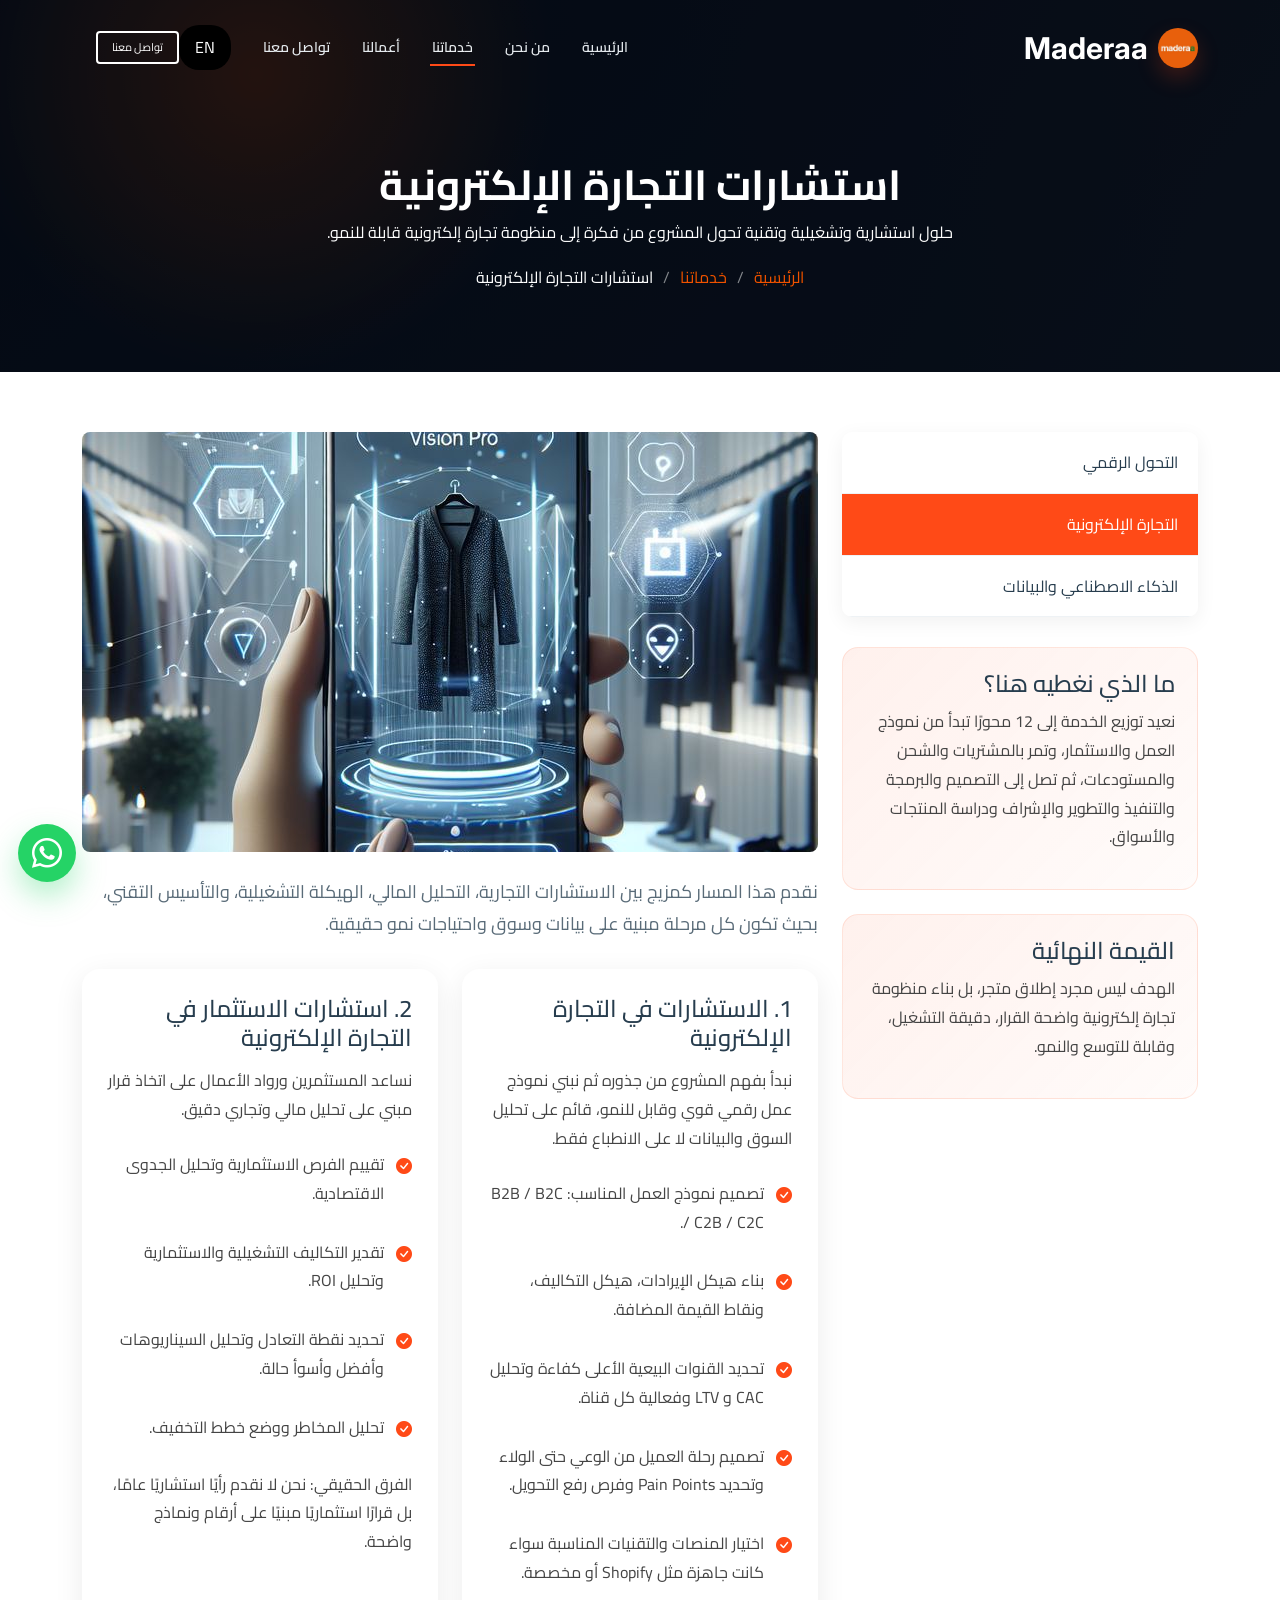
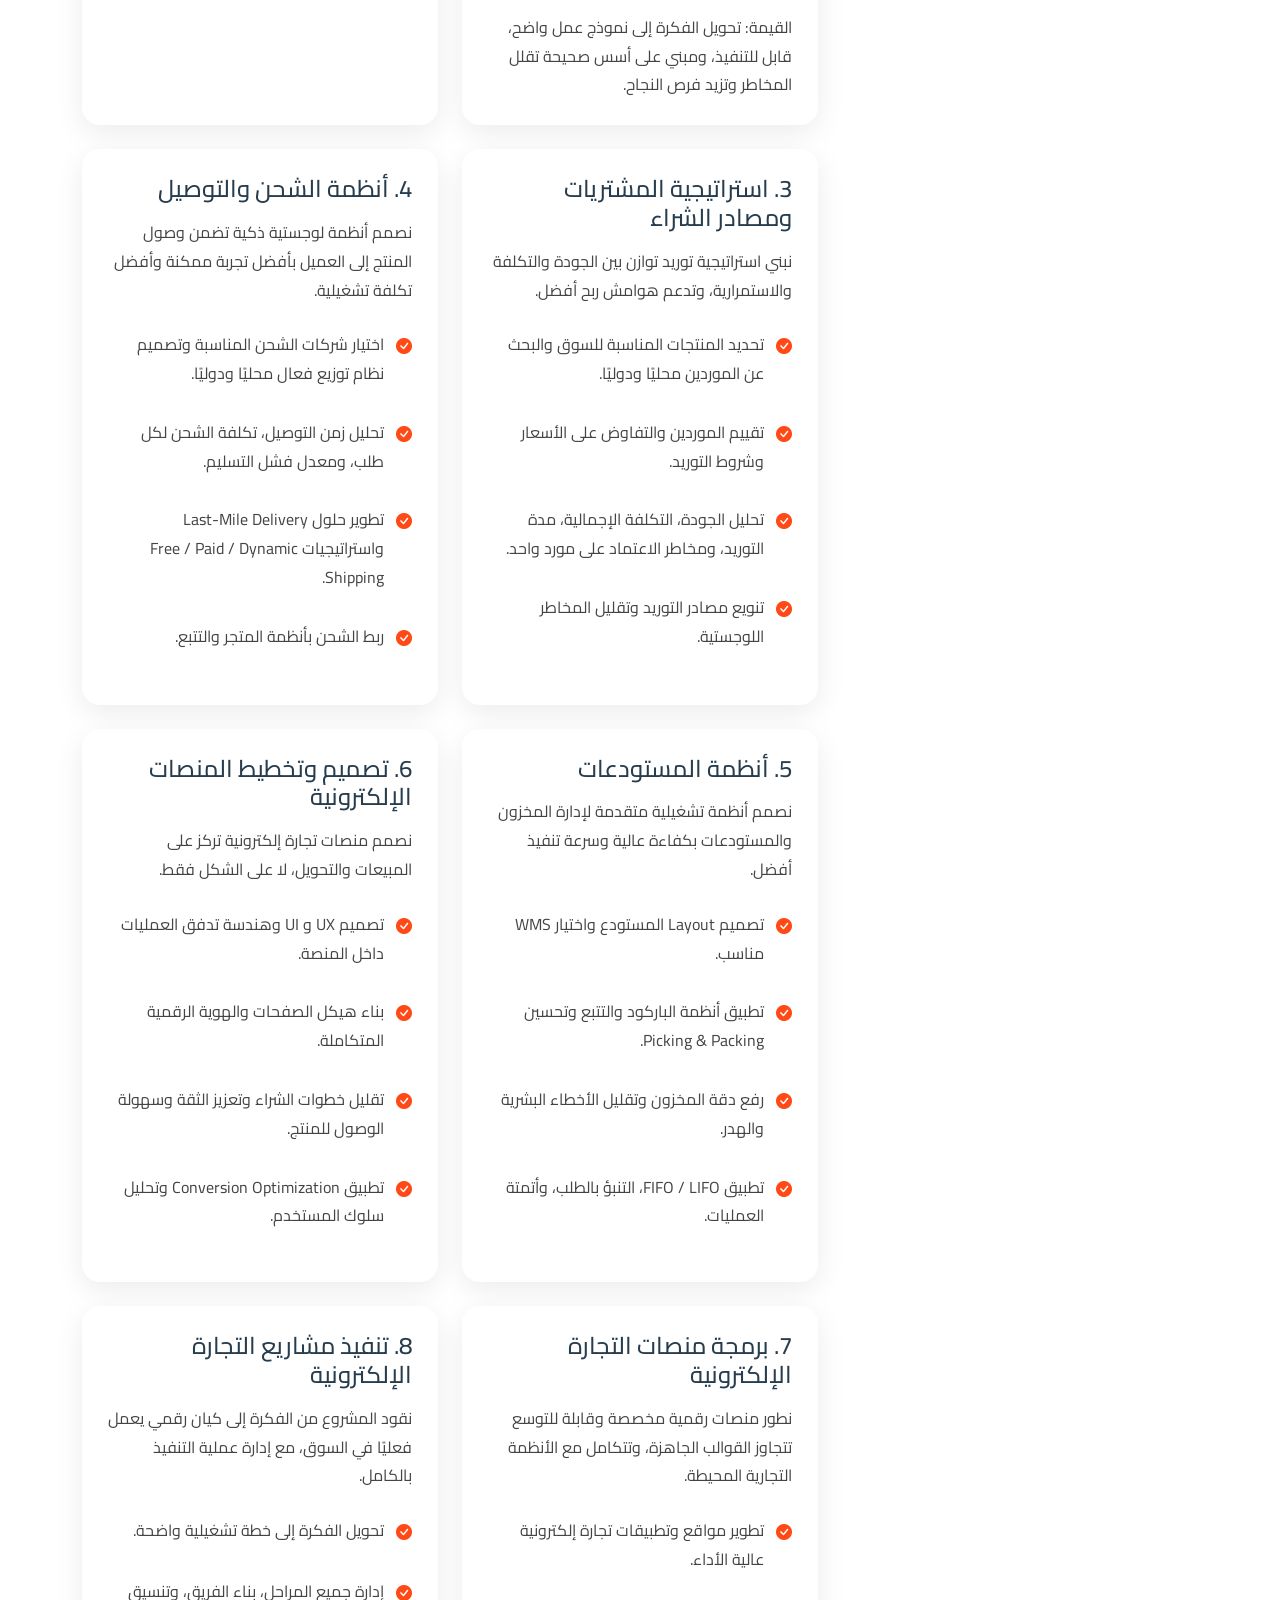
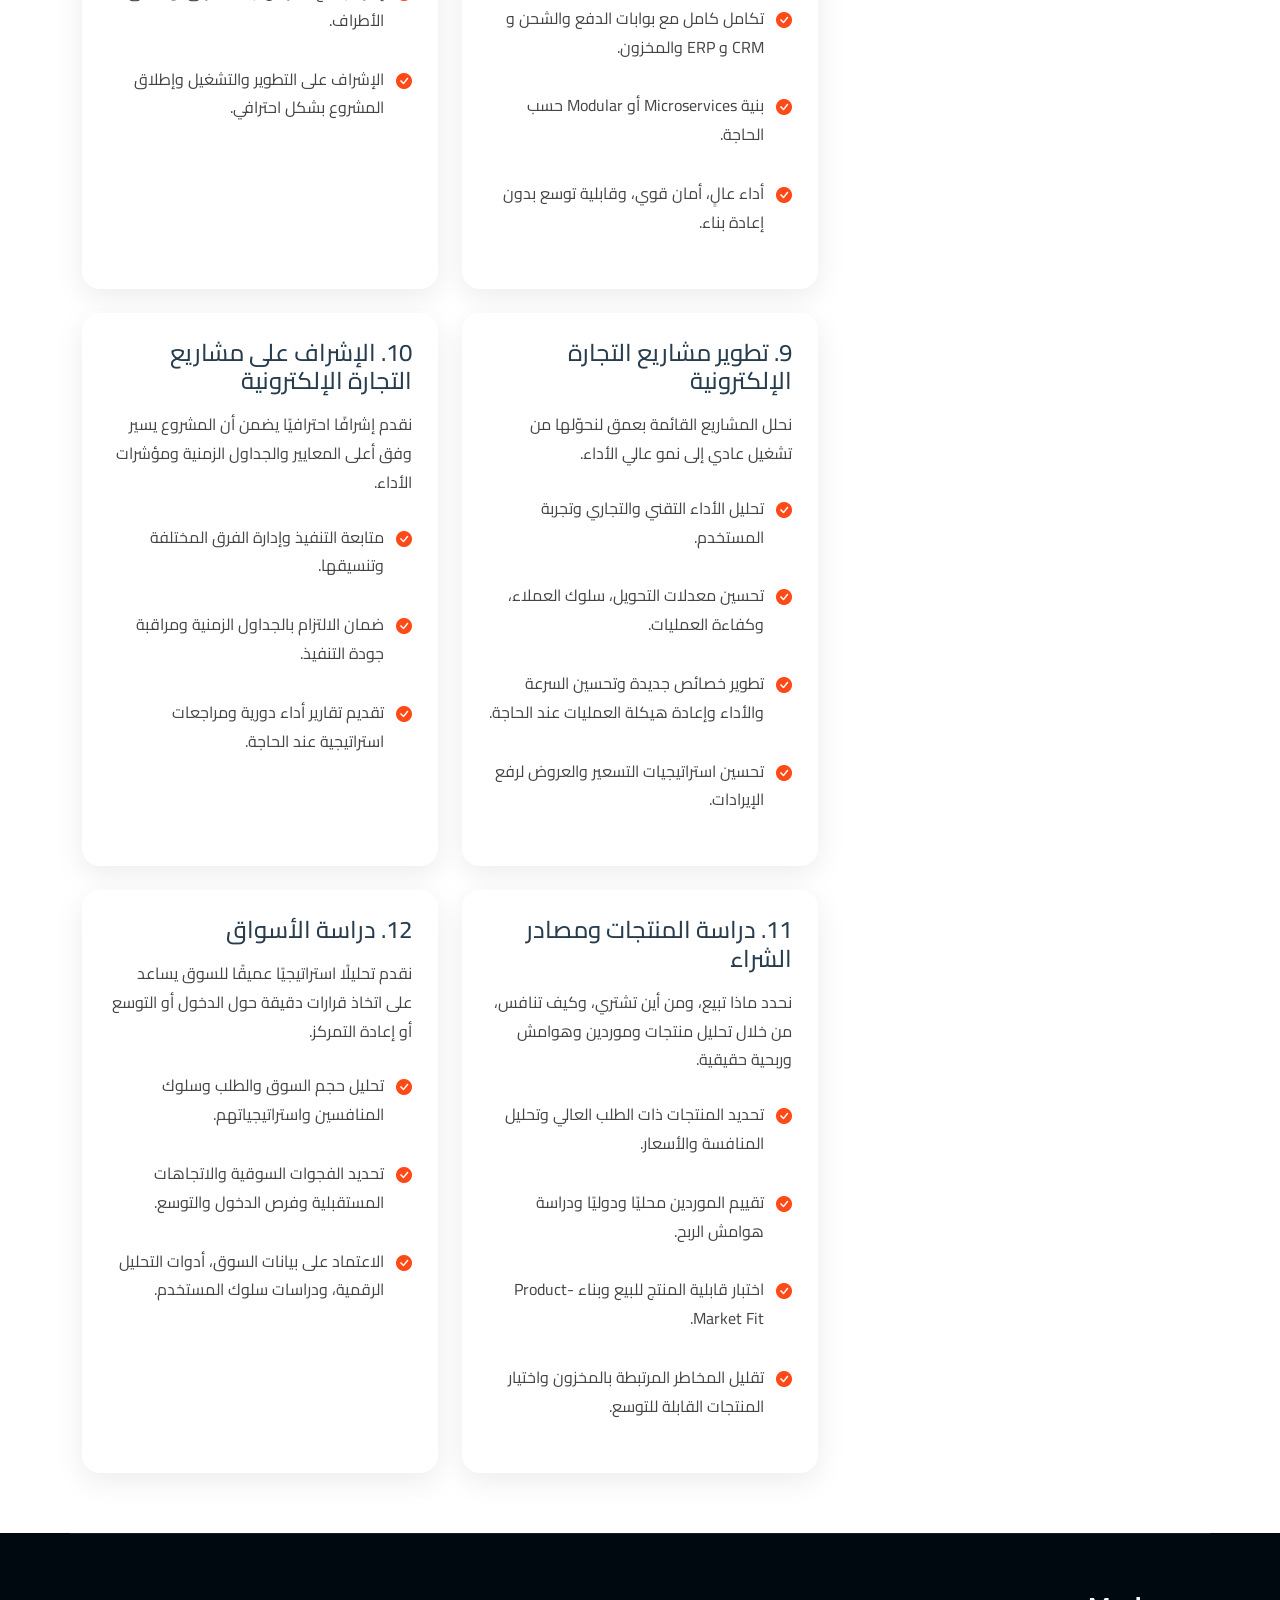
<file: service-ecommerce.html>
<!DOCTYPE html>
<html lang="ar" dir="rtl">
<head>
  <meta charset="utf-8">
  <meta name="viewport" content="width=device-width, initial-scale=1.0">
  <title>Maderaa | التجارة الإلكترونية</title>
  <link rel="preconnect" href="https://fonts.googleapis.com">
  <link rel="preconnect" href="https://fonts.gstatic.com" crossorigin>
  <link href="https://fonts.googleapis.com/css2?family=Cairo:wght@300;400;600;700;800&family=Inter:wght@400;500;600;700;800&family=Raleway:wght@500;600;700;800&display=swap" rel="stylesheet">
  <link rel="stylesheet" href="https://cdn.jsdelivr.net/npm/bootstrap@5.3.3/dist/css/bootstrap.min.css">
  <link rel="stylesheet" href="https://cdn.jsdelivr.net/npm/bootstrap-icons@1.11.3/font/bootstrap-icons.min.css">
  <link rel="stylesheet" href="https://cdn.jsdelivr.net/npm/aos@2.3.4/dist/aos.css">
  <link rel="stylesheet" href="styles.css">
</head>
<body class="service-details-page">
  <header id="header" class="header d-flex align-items-center fixed-top">
    <div class="container-fluid container-xl position-relative d-flex align-items-center">
      <a href="index.html" class="logo d-flex align-items-center ms-auto">
        <h1 class="sitename"><span class="desktop-name">Maderaa</span><span class="mobile-name">Maderaa</span></h1>
        <span class="logo-icon logo-placeholder">M</span>
      </a>
      <nav id="navmenu" class="navmenu">
        <ul>
          <li><a href="index.html">الرئيسية</a></li>
          <li><a href="about.html">من نحن</a></li>
          <li><a href="service-details.html" class="active">خدماتنا</a></li>
          <li><a href="portfolio.html">أعمالنا</a></li>
          <li><a href="contact.html">تواصل معنا</a></li>
        </ul>
        <i class="mobile-nav-toggle d-xl-none bi bi-list"></i>
      </nav>
      <a class="cta-btn" href="contact.html">اطلب استشارة</a>
    </div>
  </header>

  <main class="main">
    <div class="page-title dark-background page-shell alt-one" data-aos="fade">
      <div class="container position-relative">
        <h1 data-ar="استشارات التجارة الإلكترونية" data-en="E-Commerce Consulting">استشارات التجارة الإلكترونية</h1>
        <p data-ar="حلول استشارية وتشغيلية وتقنية تحول المشروع من فكرة إلى منظومة تجارة إلكترونية قابلة للنمو." data-en="Strategic, operational, and technical solutions that turn the project from an idea into a scalable e-commerce business.">حلول استشارية وتشغيلية وتقنية تحول المشروع من فكرة إلى منظومة تجارة إلكترونية قابلة للنمو.</p>
        <nav class="breadcrumbs">
          <ol>
            <li><a href="index.html">الرئيسية</a></li>
            <li><a href="service-details.html">خدماتنا</a></li>
            <li class="current" data-ar="استشارات التجارة الإلكترونية" data-en="E-Commerce Consulting">استشارات التجارة الإلكترونية</li>
          </ol>
        </nav>
      </div>
    </div>

    <section class="service-details section">
      <div class="container">
        <div class="row gy-4">
          <div class="col-lg-4" data-aos="fade-up" data-aos-delay="100">
            <div class="services-list">
              <a href="service-digital-transformation.html">التحول الرقمي</a>
              <a href="service-ecommerce.html" class="active">التجارة الإلكترونية</a>
              <a href="service-ai-data.html">الذكاء الاصطناعي والبيانات</a>
            </div>

            <div class="value-box mt-4">
              <h4 data-ar="ما الذي نغطيه هنا؟" data-en="What Do We Cover Here?">ما الذي نغطيه هنا؟</h4>
              <p data-ar="نعيد توزيع الخدمة إلى 12 محورًا تبدأ من نموذج العمل والاستثمار، وتمر بالمشتريات والشحن والمستودعات، ثم تصل إلى التصميم والبرمجة والتنفيذ والتطوير والإشراف ودراسة المنتجات والأسواق." data-en="We organize the service into 12 tracks starting with the business model and investment, moving through sourcing, shipping, warehousing, then platform design, development, execution, growth, supervision, and product and market studies.">نعيد توزيع الخدمة إلى 12 محورًا تبدأ من نموذج العمل والاستثمار، وتمر بالمشتريات والشحن والمستودعات، ثم تصل إلى التصميم والبرمجة والتنفيذ والتطوير والإشراف ودراسة المنتجات والأسواق.</p>
            </div>

            <div class="value-box mt-4">
              <h4 data-ar="القيمة النهائية" data-en="Core Value">القيمة النهائية</h4>
              <p data-ar="الهدف ليس مجرد إطلاق متجر، بل بناء منظومة تجارة إلكترونية واضحة القرار، دقيقة التشغيل، وقابلة للتوسع والنمو." data-en="The goal is not just to launch a store, but to build an e-commerce system with clear decisions, disciplined operations, and room for scalable growth.">الهدف ليس مجرد إطلاق متجر، بل بناء منظومة تجارة إلكترونية واضحة القرار، دقيقة التشغيل، وقابلة للتوسع والنمو.</p>
            </div>
          </div>

          <div class="col-lg-8" data-aos="fade-up" data-aos-delay="200">
            <div class="image-shell services-img service-ecommerce-visual mb-4 alt-one"></div>
            <p class="detail-lead" data-ar="نقدم هذا المسار كمزيج بين الاستشارات التجارية، التحليل المالي، الهيكلة التشغيلية، والتأسيس التقني، بحيث تكون كل مرحلة مبنية على بيانات وسوق واحتياجات نمو حقيقية." data-en="We deliver this track as a blend of business consulting, financial analysis, operational structuring, and technical enablement, so every stage is built on data, market logic, and real growth needs.">نقدم هذا المسار كمزيج بين الاستشارات التجارية، التحليل المالي، الهيكلة التشغيلية، والتأسيس التقني، بحيث تكون كل مرحلة مبنية على بيانات وسوق واحتياجات نمو حقيقية.</p>

            <div class="content-grid">
              <article class="detail-card">
                <h4 data-ar="1. الاستشارات في التجارة الإلكترونية" data-en="1. E-Commerce Consulting">1. الاستشارات في التجارة الإلكترونية</h4>
                <p data-ar="نبدأ بفهم المشروع من جذوره ثم نبني نموذج عمل رقمي قوي وقابل للنمو، قائم على تحليل السوق والبيانات لا على الانطباع فقط." data-en="We start by understanding the project from its roots, then build a scalable digital business model based on market and data analysis, not assumptions alone.">نبدأ بفهم المشروع من جذوره ثم نبني نموذج عمل رقمي قوي وقابل للنمو، قائم على تحليل السوق والبيانات لا على الانطباع فقط.</p>
                <ul class="detail-list">
                  <li data-ar="تصميم نموذج العمل المناسب: B2B / B2C / C2B / C2C." data-en="Designing the right business model: B2B / B2C / C2B / C2C.">تصميم نموذج العمل المناسب: B2B / B2C / C2B / C2C.</li>
                  <li data-ar="بناء هيكل الإيرادات، هيكل التكاليف، ونقاط القيمة المضافة." data-en="Building revenue streams, cost structure, and value proposition.">بناء هيكل الإيرادات، هيكل التكاليف، ونقاط القيمة المضافة.</li>
                  <li data-ar="تحديد القنوات البيعية الأعلى كفاءة وتحليل CAC و LTV وفعالية كل قناة." data-en="Selecting the most efficient sales channels and analyzing CAC, LTV, and channel effectiveness.">تحديد القنوات البيعية الأعلى كفاءة وتحليل CAC و LTV وفعالية كل قناة.</li>
                  <li data-ar="تصميم رحلة العميل من الوعي حتى الولاء وتحديد Pain Points وفرص رفع التحويل." data-en="Designing the customer journey from awareness to retention while identifying pain points and conversion opportunities.">تصميم رحلة العميل من الوعي حتى الولاء وتحديد Pain Points وفرص رفع التحويل.</li>
                  <li data-ar="اختيار المنصات والتقنيات المناسبة سواء كانت جاهزة مثل Shopify أو مخصصة." data-en="Choosing the right platforms and technologies, whether ready-made like Shopify or fully custom.">اختيار المنصات والتقنيات المناسبة سواء كانت جاهزة مثل Shopify أو مخصصة.</li>
                </ul>
                <p data-ar="القيمة: تحويل الفكرة إلى نموذج عمل واضح، قابل للتنفيذ، ومبني على أسس صحيحة تقلل المخاطر وتزيد فرص النجاح." data-en="Value: turning the idea into a clear, executable business model built on sound foundations that reduce risk and increase the chances of success.">القيمة: تحويل الفكرة إلى نموذج عمل واضح، قابل للتنفيذ، ومبني على أسس صحيحة تقلل المخاطر وتزيد فرص النجاح.</p>
              </article>

              <article class="detail-card">
                <h4 data-ar="2. استشارات الاستثمار في التجارة الإلكترونية" data-en="2. E-Commerce Investment Consulting">2. استشارات الاستثمار في التجارة الإلكترونية</h4>
                <p data-ar="نساعد المستثمرين ورواد الأعمال على اتخاذ قرار مبني على تحليل مالي وتجاري دقيق." data-en="We help investors and founders make decisions based on disciplined commercial and financial analysis.">نساعد المستثمرين ورواد الأعمال على اتخاذ قرار مبني على تحليل مالي وتجاري دقيق.</p>
                <ul class="detail-list">
                  <li data-ar="تقييم الفرص الاستثمارية وتحليل الجدوى الاقتصادية." data-en="Evaluating investment opportunities and economic feasibility.">تقييم الفرص الاستثمارية وتحليل الجدوى الاقتصادية.</li>
                  <li data-ar="تقدير التكاليف التشغيلية والاستثمارية وتحليل ROI." data-en="Estimating operating and capital costs and analyzing ROI.">تقدير التكاليف التشغيلية والاستثمارية وتحليل ROI.</li>
                  <li data-ar="تحديد نقطة التعادل وتحليل السيناريوهات وأفضل وأسوأ حالة." data-en="Defining break-even and modeling best-case and worst-case scenarios.">تحديد نقطة التعادل وتحليل السيناريوهات وأفضل وأسوأ حالة.</li>
                  <li data-ar="تحليل المخاطر ووضع خطط التخفيف." data-en="Assessing risks and preparing mitigation plans.">تحليل المخاطر ووضع خطط التخفيف.</li>
                </ul>
                <p data-ar="الفرق الحقيقي: نحن لا نقدم رأيًا استشاريًا عامًا، بل قرارًا استثماريًا مبنيًا على أرقام ونماذج واضحة." data-en="The real difference: we do not offer generic advice, but an investment decision supported by numbers and clear models.">الفرق الحقيقي: نحن لا نقدم رأيًا استشاريًا عامًا، بل قرارًا استثماريًا مبنيًا على أرقام ونماذج واضحة.</p>
              </article>

              <article class="detail-card">
                <h4 data-ar="3. استراتيجية المشتريات ومصادر الشراء" data-en="3. Product Sourcing Strategy">3. استراتيجية المشتريات ومصادر الشراء</h4>
                <p data-ar="نبني استراتيجية توريد توازن بين الجودة والتكلفة والاستمرارية، وتدعم هوامش ربح أفضل." data-en="We build a sourcing strategy that balances quality, cost, and continuity while improving margin discipline.">نبني استراتيجية توريد توازن بين الجودة والتكلفة والاستمرارية، وتدعم هوامش ربح أفضل.</p>
                <ul class="detail-list">
                  <li data-ar="تحديد المنتجات المناسبة للسوق والبحث عن الموردين محليًا ودوليًا." data-en="Identifying market-fit products and sourcing suppliers locally and globally.">تحديد المنتجات المناسبة للسوق والبحث عن الموردين محليًا ودوليًا.</li>
                  <li data-ar="تقييم الموردين والتفاوض على الأسعار وشروط التوريد." data-en="Evaluating suppliers and negotiating pricing and supply terms.">تقييم الموردين والتفاوض على الأسعار وشروط التوريد.</li>
                  <li data-ar="تحليل الجودة، التكلفة الإجمالية، مدة التوريد، ومخاطر الاعتماد على مورد واحد." data-en="Analyzing quality, total cost, lead time, and single-supplier dependency risks.">تحليل الجودة، التكلفة الإجمالية، مدة التوريد، ومخاطر الاعتماد على مورد واحد.</li>
                  <li data-ar="تنويع مصادر التوريد وتقليل المخاطر اللوجستية." data-en="Diversifying supply sources and reducing logistics risk.">تنويع مصادر التوريد وتقليل المخاطر اللوجستية.</li>
                </ul>
              </article>

              <article class="detail-card">
                <h4 data-ar="4. أنظمة الشحن والتوصيل" data-en="4. Shipping & Delivery Systems">4. أنظمة الشحن والتوصيل</h4>
                <p data-ar="نصمم أنظمة لوجستية ذكية تضمن وصول المنتج إلى العميل بأفضل تجربة ممكنة وأفضل تكلفة تشغيلية." data-en="We design smart logistics systems that deliver products with the best possible customer experience and operating efficiency.">نصمم أنظمة لوجستية ذكية تضمن وصول المنتج إلى العميل بأفضل تجربة ممكنة وأفضل تكلفة تشغيلية.</p>
                <ul class="detail-list">
                  <li data-ar="اختيار شركات الشحن المناسبة وتصميم نظام توزيع فعال محليًا ودوليًا." data-en="Selecting the right carriers and designing an efficient local and international distribution setup.">اختيار شركات الشحن المناسبة وتصميم نظام توزيع فعال محليًا ودوليًا.</li>
                  <li data-ar="تحليل زمن التوصيل، تكلفة الشحن لكل طلب، ومعدل فشل التسليم." data-en="Analyzing delivery time, shipping cost per order, and failed-delivery rates.">تحليل زمن التوصيل، تكلفة الشحن لكل طلب، ومعدل فشل التسليم.</li>
                  <li data-ar="تطوير حلول Last-Mile Delivery واستراتيجيات Free / Paid / Dynamic Shipping." data-en="Developing last-mile solutions and free, paid, or dynamic shipping strategies.">تطوير حلول Last-Mile Delivery واستراتيجيات Free / Paid / Dynamic Shipping.</li>
                  <li data-ar="ربط الشحن بأنظمة المتجر والتتبع." data-en="Integrating shipping with store and order-tracking systems.">ربط الشحن بأنظمة المتجر والتتبع.</li>
                </ul>
              </article>

              <article class="detail-card">
                <h4 data-ar="5. أنظمة المستودعات" data-en="5. Warehouse Management">5. أنظمة المستودعات</h4>
                <p data-ar="نصمم أنظمة تشغيلية متقدمة لإدارة المخزون والمستودعات بكفاءة عالية وسرعة تنفيذ أفضل." data-en="We design advanced warehouse and inventory operations for stronger control, speed, and execution quality.">نصمم أنظمة تشغيلية متقدمة لإدارة المخزون والمستودعات بكفاءة عالية وسرعة تنفيذ أفضل.</p>
                <ul class="detail-list">
                  <li data-ar="تصميم Layout المستودع واختيار WMS مناسب." data-en="Designing warehouse layout and selecting the right WMS.">تصميم Layout المستودع واختيار WMS مناسب.</li>
                  <li data-ar="تطبيق أنظمة الباركود والتتبع وتحسين Picking & Packing." data-en="Applying barcode and tracking systems and optimizing picking and packing.">تطبيق أنظمة الباركود والتتبع وتحسين Picking & Packing.</li>
                  <li data-ar="رفع دقة المخزون وتقليل الأخطاء البشرية والهدر." data-en="Improving inventory accuracy and reducing manual errors and waste.">رفع دقة المخزون وتقليل الأخطاء البشرية والهدر.</li>
                  <li data-ar="تطبيق FIFO / LIFO، التنبؤ بالطلب، وأتمتة العمليات." data-en="Applying FIFO / LIFO, demand forecasting, and process automation.">تطبيق FIFO / LIFO، التنبؤ بالطلب، وأتمتة العمليات.</li>
                </ul>
              </article>

              <article class="detail-card">
                <h4 data-ar="6. تصميم وتخطيط المنصات الإلكترونية" data-en="6. Platform Design & Planning">6. تصميم وتخطيط المنصات الإلكترونية</h4>
                <p data-ar="نصمم منصات تجارة إلكترونية تركز على المبيعات والتحويل، لا على الشكل فقط." data-en="We design e-commerce platforms around sales and conversion, not aesthetics alone.">نصمم منصات تجارة إلكترونية تركز على المبيعات والتحويل، لا على الشكل فقط.</p>
                <ul class="detail-list">
                  <li data-ar="تصميم UX و UI وهندسة تدفق العمليات داخل المنصة." data-en="Designing UX, UI, and platform process flows.">تصميم UX و UI وهندسة تدفق العمليات داخل المنصة.</li>
                  <li data-ar="بناء هيكل الصفحات والهوية الرقمية المتكاملة." data-en="Building site architecture and a coherent digital identity.">بناء هيكل الصفحات والهوية الرقمية المتكاملة.</li>
                  <li data-ar="تقليل خطوات الشراء وتعزيز الثقة وسهولة الوصول للمنتج." data-en="Reducing checkout friction, strengthening trust, and speeding product discovery.">تقليل خطوات الشراء وتعزيز الثقة وسهولة الوصول للمنتج.</li>
                  <li data-ar="تطبيق Conversion Optimization وتحليل سلوك المستخدم." data-en="Applying conversion optimization and user behavior analysis.">تطبيق Conversion Optimization وتحليل سلوك المستخدم.</li>
                </ul>
              </article>

              <article class="detail-card">
                <h4 data-ar="7. برمجة منصات التجارة الإلكترونية" data-en="7. E-Commerce Platform Development">7. برمجة منصات التجارة الإلكترونية</h4>
                <p data-ar="نطور منصات رقمية مخصصة وقابلة للتوسع تتجاوز القوالب الجاهزة، وتتكامل مع الأنظمة التجارية المحيطة." data-en="We build scalable custom digital platforms that go beyond templates and integrate with the wider business stack.">نطور منصات رقمية مخصصة وقابلة للتوسع تتجاوز القوالب الجاهزة، وتتكامل مع الأنظمة التجارية المحيطة.</p>
                <ul class="detail-list">
                  <li data-ar="تطوير مواقع وتطبيقات تجارة إلكترونية عالية الأداء." data-en="Developing high-performance e-commerce websites and applications.">تطوير مواقع وتطبيقات تجارة إلكترونية عالية الأداء.</li>
                  <li data-ar="تكامل كامل مع بوابات الدفع والشحن و CRM و ERP والمخزون." data-en="Full integration with payment gateways, shipping, CRM, ERP, and inventory systems.">تكامل كامل مع بوابات الدفع والشحن و CRM و ERP والمخزون.</li>
                  <li data-ar="بنية Microservices أو Modular حسب الحاجة." data-en="Microservices or modular architecture based on project needs.">بنية Microservices أو Modular حسب الحاجة.</li>
                  <li data-ar="أداء عالٍ، أمان قوي، وقابلية توسع بدون إعادة بناء." data-en="High performance, strong security, and scalability without rebuilding the platform.">أداء عالٍ، أمان قوي، وقابلية توسع بدون إعادة بناء.</li>
                </ul>
              </article>

              <article class="detail-card">
                <h4 data-ar="8. تنفيذ مشاريع التجارة الإلكترونية" data-en="8. E-Commerce Project Execution">8. تنفيذ مشاريع التجارة الإلكترونية</h4>
                <p data-ar="نقود المشروع من الفكرة إلى كيان رقمي يعمل فعليًا في السوق، مع إدارة عملية التنفيذ بالكامل." data-en="We take the project from concept to a live digital business in the market, managing the full execution cycle.">نقود المشروع من الفكرة إلى كيان رقمي يعمل فعليًا في السوق، مع إدارة عملية التنفيذ بالكامل.</p>
                <ul class="detail-list">
                  <li data-ar="تحويل الفكرة إلى خطة تشغيلية واضحة." data-en="Turning the idea into a clear operating plan.">تحويل الفكرة إلى خطة تشغيلية واضحة.</li>
                  <li data-ar="إدارة جميع المراحل، بناء الفريق، وتنسيق الأطراف." data-en="Managing all phases, team setup, and stakeholder coordination.">إدارة جميع المراحل، بناء الفريق، وتنسيق الأطراف.</li>
                  <li data-ar="الإشراف على التطوير والتشغيل وإطلاق المشروع بشكل احترافي." data-en="Overseeing development, operations, and professional launch readiness.">الإشراف على التطوير والتشغيل وإطلاق المشروع بشكل احترافي.</li>
                </ul>
              </article>

              <article class="detail-card">
                <h4 data-ar="9. تطوير مشاريع التجارة الإلكترونية" data-en="9. E-Commerce Growth & Optimization">9. تطوير مشاريع التجارة الإلكترونية</h4>
                <p data-ar="نحلل المشاريع القائمة بعمق لنحوّلها من تشغيل عادي إلى نمو عالي الأداء." data-en="We deeply assess existing stores and platforms to move them from routine operation into high-performance growth.">نحلل المشاريع القائمة بعمق لنحوّلها من تشغيل عادي إلى نمو عالي الأداء.</p>
                <ul class="detail-list">
                  <li data-ar="تحليل الأداء التقني والتجاري وتجربة المستخدم." data-en="Reviewing technical and commercial performance and user experience.">تحليل الأداء التقني والتجاري وتجربة المستخدم.</li>
                  <li data-ar="تحسين معدلات التحويل، سلوك العملاء، وكفاءة العمليات." data-en="Improving conversion rates, customer behavior outcomes, and operational efficiency.">تحسين معدلات التحويل، سلوك العملاء، وكفاءة العمليات.</li>
                  <li data-ar="تطوير خصائص جديدة وتحسين السرعة والأداء وإعادة هيكلة العمليات عند الحاجة." data-en="Adding growth-driving features, improving performance, and restructuring operations when needed.">تطوير خصائص جديدة وتحسين السرعة والأداء وإعادة هيكلة العمليات عند الحاجة.</li>
                  <li data-ar="تحسين استراتيجيات التسعير والعروض لرفع الإيرادات." data-en="Improving pricing and offer strategy to grow revenue.">تحسين استراتيجيات التسعير والعروض لرفع الإيرادات.</li>
                </ul>
              </article>

              <article class="detail-card">
                <h4 data-ar="10. الإشراف على مشاريع التجارة الإلكترونية" data-en="10. E-Commerce Project Supervision">10. الإشراف على مشاريع التجارة الإلكترونية</h4>
                <p data-ar="نقدم إشرافًا احترافيًا يضمن أن المشروع يسير وفق أعلى المعايير والجداول الزمنية ومؤشرات الأداء." data-en="We provide professional supervision to keep the project aligned with quality standards, timelines, and KPIs.">نقدم إشرافًا احترافيًا يضمن أن المشروع يسير وفق أعلى المعايير والجداول الزمنية ومؤشرات الأداء.</p>
                <ul class="detail-list">
                  <li data-ar="متابعة التنفيذ وإدارة الفرق المختلفة وتنسيقها." data-en="Following execution and coordinating different teams.">متابعة التنفيذ وإدارة الفرق المختلفة وتنسيقها.</li>
                  <li data-ar="ضمان الالتزام بالجداول الزمنية ومراقبة جودة التنفيذ." data-en="Ensuring timeline discipline and monitoring delivery quality.">ضمان الالتزام بالجداول الزمنية ومراقبة جودة التنفيذ.</li>
                  <li data-ar="تقديم تقارير أداء دورية ومراجعات استراتيجية عند الحاجة." data-en="Providing periodic performance reporting and strategic intervention when needed.">تقديم تقارير أداء دورية ومراجعات استراتيجية عند الحاجة.</li>
                </ul>
              </article>

              <article class="detail-card">
                <h4 data-ar="11. دراسة المنتجات ومصادر الشراء" data-en="11. Product & Sourcing Studies">11. دراسة المنتجات ومصادر الشراء</h4>
                <p data-ar="نحدد ماذا تبيع، ومن أين تشتري، وكيف تنافس، من خلال تحليل منتجات وموردين وهوامش وربحية حقيقية." data-en="We determine what to sell, where to buy, and how to compete through real analysis of products, suppliers, margin, and viability.">نحدد ماذا تبيع، ومن أين تشتري، وكيف تنافس، من خلال تحليل منتجات وموردين وهوامش وربحية حقيقية.</p>
                <ul class="detail-list">
                  <li data-ar="تحديد المنتجات ذات الطلب العالي وتحليل المنافسة والأسعار." data-en="Identifying high-demand products and analyzing competitors and pricing.">تحديد المنتجات ذات الطلب العالي وتحليل المنافسة والأسعار.</li>
                  <li data-ar="تقييم الموردين محليًا ودوليًا ودراسة هوامش الربح." data-en="Assessing local and international suppliers and studying margin potential.">تقييم الموردين محليًا ودوليًا ودراسة هوامش الربح.</li>
                  <li data-ar="اختبار قابلية المنتج للبيع وبناء Product-Market Fit." data-en="Testing sellability and building product-market fit.">اختبار قابلية المنتج للبيع وبناء Product-Market Fit.</li>
                  <li data-ar="تقليل المخاطر المرتبطة بالمخزون واختيار المنتجات القابلة للتوسع." data-en="Reducing inventory risk and selecting products with scalability potential.">تقليل المخاطر المرتبطة بالمخزون واختيار المنتجات القابلة للتوسع.</li>
                </ul>
              </article>

              <article class="detail-card">
                <h4 data-ar="12. دراسة الأسواق" data-en="12. Market Studies">12. دراسة الأسواق</h4>
                <p data-ar="نقدم تحليلًا استراتيجيًا عميقًا للسوق يساعد على اتخاذ قرارات دقيقة حول الدخول أو التوسع أو إعادة التمركز." data-en="We provide deep strategic market analysis that supports precise decisions around entry, expansion, or repositioning.">نقدم تحليلًا استراتيجيًا عميقًا للسوق يساعد على اتخاذ قرارات دقيقة حول الدخول أو التوسع أو إعادة التمركز.</p>
                <ul class="detail-list">
                  <li data-ar="تحليل حجم السوق والطلب وسلوك المنافسين واستراتيجياتهم." data-en="Analyzing market size, demand, and competitor behavior and strategy.">تحليل حجم السوق والطلب وسلوك المنافسين واستراتيجياتهم.</li>
                  <li data-ar="تحديد الفجوات السوقية والاتجاهات المستقبلية وفرص الدخول والتوسع." data-en="Identifying market gaps, future trends, and entry and expansion opportunities.">تحديد الفجوات السوقية والاتجاهات المستقبلية وفرص الدخول والتوسع.</li>
                  <li data-ar="الاعتماد على بيانات السوق، أدوات التحليل الرقمية، ودراسات سلوك المستخدم." data-en="Using market data, digital analysis tools, and user behavior research.">الاعتماد على بيانات السوق، أدوات التحليل الرقمية، ودراسات سلوك المستخدم.</li>
                </ul>
              </article>
            </div>
          </div>
        </div>
      </div>
    </section>
  </main>

  <footer id="footer" class="footer dark-background">
    <div class="container footer-top">
      <div class="row gy-4">
        <div class="col-lg-4 col-md-6 footer-about">
          <a href="index.html" class="logo d-flex align-items-center"><span class="sitename">Maderaa</span></a>
        </div>
      </div>
    </div>
  </footer>

  <a href="#" id="scroll-top" class="scroll-top d-flex align-items-center justify-content-center"><i class="bi bi-arrow-up-short"></i></a>
  <div id="preloader"></div>
  <script src="https://cdn.jsdelivr.net/npm/bootstrap@5.3.3/dist/js/bootstrap.bundle.min.js"></script>
  <script src="https://cdn.jsdelivr.net/npm/aos@2.3.4/dist/aos.js"></script>
  <script src="script.js"></script>
</body>
</html>
</file>
<file: styles.css>
:root {
  --default-font: "Cairo", sans-serif;
  --heading-font: "Raleway", sans-serif;
  --nav-font: "Inter", sans-serif;
  --background-color: #ffffff;
  --default-color: #444444;
  --heading-color: #273d4e;
  --accent-color: #ff4a17;
  --surface-color: #ffffff;
  --contrast-color: #ffffff;
  --nav-color: #e5eaee;
  --nav-hover-color: #ff4a17;
  --nav-mobile-background-color: #ffffff;
  --nav-dropdown-background-color: #ffffff;
  --nav-dropdown-color: #444444;
  --nav-dropdown-hover-color: #ff4a17;
}

html { scroll-behavior: smooth; }
body {
  color: var(--default-color);
  background-color: var(--background-color);
  font-family: var(--default-font);
  line-height: 1.8;
}
a { color: var(--accent-color); text-decoration: none; transition: 0.3s; }
a:hover { color: color-mix(in srgb, var(--accent-color), transparent 25%); }
h1, h2, h3, h4, h5, h6 { color: var(--heading-color); font-family: var(--default-font); }
.light-background { --background-color: #f1f4fa; --surface-color: #ffffff; }
.dark-background { --background-color: #000910; --default-color: #ffffff; --heading-color: #ffffff; --surface-color: #28323a; --contrast-color: #ffffff; }
section, .section { color: var(--default-color); background-color: var(--background-color); padding: 60px 0; scroll-margin-top: 90px; overflow: clip; }

.header {
  --background-color: rgba(0, 0, 0, 0);
  --default-color: #ffffff;
  --heading-color: #ffffff;
  color: var(--default-color);
  background-color: var(--background-color);
  padding: 20px 0;
  transition: all 0.5s;
  z-index: 997;
}
.scrolled .header { background-color: rgba(21, 34, 43, 0.85); box-shadow: 0 0 18px rgba(0, 0, 0, 0.1); }
.header .logo { display: flex; align-items: center; gap: 10px; direction: ltr; line-height: 1; }
.header .logo h1 { margin: 0; color: var(--heading-color); font-size: 30px; font-weight: 700; font-family: "Inter", sans-serif; }
.logo-placeholder {
  width: 40px; height: 40px; border-radius: 50%; display: inline-flex; align-items: center; justify-content: center;
  background: #fff url("assets/custom/logo.jpeg") center/cover no-repeat; color: transparent; font-size: 0; font-weight: 800;
  box-shadow: 0 10px 22px rgba(255, 74, 23, 0.22);
}
.header .cta-btn, .header .cta-btn:focus {
  color: var(--contrast-color); font-size: 11px; padding: 5px 14px; margin: 0 0 0 14px; border-radius: 4px; transition: 0.3s; border: 2px solid var(--contrast-color);
}
.header .cta-btn:hover, .header .cta-btn:focus:hover { background: var(--accent-color); border-color: var(--accent-color); color: var(--contrast-color); }
.lang-btn { background: #000; color: #fff; border: 0; padding: 8px 16px; border-radius: 20px; cursor: pointer; margin-inline-start: 16px; }
.translate-widget,
.goog-te-banner-frame,
.goog-logo-link,
.goog-te-gadget span {
  display: none !important;
}
body {
  top: 0 !important;
}
.goog-te-gadget {
  font-size: 0 !important;
}

@media (min-width: 1200px) {
  .navmenu { padding: 0; }
  .navmenu ul { margin: 0; padding: 0; display: flex; list-style: none; align-items: center; }
  .navmenu li { position: relative; }
  .navmenu > ul > li { white-space: nowrap; padding: 15px 14px; }
  .navmenu a, .navmenu a:focus {
    color: var(--nav-color); font-size: 14px; padding: 0 2px; font-family: var(--default-font); font-weight: 600; display: flex; align-items: center; justify-content: space-between; white-space: nowrap; transition: 0.3s; position: relative;
  }
  .navmenu a i, .navmenu a:focus i { font-size: 12px; line-height: 0; margin-right: 5px; transition: 0.3s; }
  .navmenu > ul > li > a:before {
    content: ""; position: absolute; height: 2px; bottom: -6px; left: 0; background-color: var(--nav-hover-color); visibility: hidden; width: 0; transition: all 0.3s ease-in-out;
  }
  .navmenu a:hover:before, .navmenu li:hover > a:before, .navmenu .active:before { visibility: visible; width: 100%; }
  .navmenu li:hover > a, .navmenu .active { color: color-mix(in srgb, var(--nav-color) 90%, white 15%); }
  .navmenu .dropdown ul {
    margin: 0; padding: 10px 0; background: var(--nav-dropdown-background-color); display: block; position: absolute; visibility: hidden; left: 14px; top: 130%; opacity: 0; transition: 0.3s; border-radius: 4px; z-index: 99; box-shadow: 0 0 30px rgba(0, 0, 0, 0.1);
  }
  .navmenu .dropdown ul li { min-width: 200px; }
  .navmenu .dropdown ul a { padding: 10px 20px; font-size: 15px; text-transform: none; color: var(--nav-dropdown-color); }
  .navmenu .dropdown:hover > ul { opacity: 1; top: 100%; visibility: visible; }
}

@media (max-width: 1199px) {
  .header .container-fluid {
    display: flex;
    flex-wrap: nowrap;
    gap: 8px;
    align-items: center;
    justify-content: space-between;
    direction: ltr;
  }
  .header .logo {
    order: 4;
    margin-left: auto;
    margin-right: 0;
  }
  .lang-btn {
    display: inline-flex;
    align-items: center;
    justify-content: center;
    order: 3;
    margin: 0;
    padding: 6px 10px;
    font-size: 11px;
    min-width: 44px;
    flex: 0 0 auto;
    white-space: nowrap;
  }
  .header .cta-btn {
    order: 2;
    margin: 0;
    padding: 5px 10px;
    font-size: 10px;
    flex: 0 0 auto;
    white-space: nowrap;
  }
  .navmenu { order: 1; }
  .mobile-nav-toggle { color: var(--nav-color); font-size: 24px; line-height: 0; margin: 0; cursor: pointer; }
  .navmenu { padding: 0; z-index: 9997; }
  .navmenu ul {
    display: none; list-style: none; position: absolute; inset: 60px 20px 20px 20px; padding: 10px 0; margin: 0; border-radius: 6px;
    background-color: var(--nav-mobile-background-color); border: 1px solid color-mix(in srgb, var(--default-color), transparent 90%); overflow-y: auto; z-index: 9998;
  }
  html[dir="rtl"] .navmenu ul { text-align: right; }
  html[dir="ltr"] .navmenu ul { text-align: left; }
  .navmenu a, .navmenu a:focus { color: var(--nav-dropdown-color); padding: 10px 20px; font-family: var(--nav-font); font-size: 17px; font-weight: 500; display: flex; align-items: center; justify-content: space-between; }
  .navmenu .dropdown ul { position: static; display: none; padding: 10px 0; margin: 10px 20px; background-color: var(--nav-dropdown-background-color); }
  .navmenu .dropdown > .dropdown-active { display: block; }
  .mobile-nav-active { overflow: hidden; }
  .mobile-nav-active .mobile-nav-toggle { color: #fff; position: absolute; font-size: 32px; top: 15px; right: 15px; z-index: 9999; }
  .mobile-nav-active .navmenu { position: fixed; inset: 0; background: rgba(33, 37, 41, 0.8); }
  .mobile-nav-active .navmenu > ul { display: block; }
}

.hero { width: 100%; min-height: 100vh; position: relative; padding: 80px 0; display: flex; align-items: center; justify-content: center; }
.hero:before, .page-title:before {
  content: ""; background: color-mix(in srgb, var(--background-color), transparent 30%); position: absolute; inset: 0; z-index: 2;
}
.hero .container, .page-title .container { position: relative; z-index: 3; }
.hero-video, .page-shell {
  position: absolute; inset: 0;
  background: radial-gradient(circle at 20% 20%, rgba(255, 74, 23, 0.45), transparent 28%), linear-gradient(120deg, rgba(0, 9, 16, 0.82), rgba(18, 31, 40, 0.88)), linear-gradient(45deg, #2a3239, #111c24 55%, #3a2219);
  z-index: 1;
}
.hero-video {
  width: 100%;
  height: 100%;
  object-fit: cover;
  background: url("assets/custom/img-09.jpeg") center/cover no-repeat;
}
.hero-overlay {
  position: absolute;
  inset: 0;
  z-index: 2;
  background:
    linear-gradient(120deg, rgba(0, 9, 16, 0.62), rgba(18, 31, 40, 0.72)),
    radial-gradient(circle at 20% 20%, rgba(255, 74, 23, 0.28), transparent 32%);
}
.hero h2 { margin: 0; font-size: 48px; font-weight: 700; }
.hero p { color: color-mix(in srgb, var(--default-color), transparent 20%); margin: 10px 0 0; font-size: 24px; text-align: center; }
.hero .btn-get-started { background: var(--accent-color); color: var(--contrast-color); font-size: 14px; letter-spacing: 1px; padding: 10px 30px; border-radius: 4px; }
.hero-wide-cta {
  width: min(100%, 320px);
  margin-top: 14px;
}
.hero-full-btn {
  display: block;
  width: 100%;
  text-align: center;
  background: transparent;
  border: 1px solid rgba(255, 255, 255, 0.45);
  color: #fff;
  padding: 12px 24px;
  border-radius: 6px;
  font-weight: 700;
}
.hero-full-btn:hover {
  background: rgba(255, 255, 255, 0.12);
  color: #fff;
}
.custom-outline-btn {
  border: 1px solid rgba(255, 255, 255, 0.45);
  color: #fff;
  padding: 10px 30px;
  border-radius: 4px;
}
.custom-outline-btn:hover {
  background: rgba(255, 255, 255, 0.12);
  color: #fff;
}

.section-title { padding-bottom: 60px; }
.section-title h2 { font-size: 14px; font-weight: 500; line-height: 1px; margin: 0; letter-spacing: 1.5px; text-transform: uppercase; color: color-mix(in srgb, var(--default-color), transparent 50%); }
.section-title h2::after { content: ""; width: 120px; height: 1px; display: inline-block; background: var(--accent-color); margin: 4px 10px; }
.section-title p { color: var(--heading-color); margin: 0; font-size: 36px; font-weight: 800; }

.about .content ul, .service-details ul, .custom-list { list-style: none; padding: 0; }
.about .content ul li, .service-details ul li {
  padding: 10px 0;
  display: flex;
  align-items: flex-start;
  gap: 12px;
}
.about .content ul i, .service-details ul i {
  position: static;
  color: var(--accent-color);
  margin-top: 4px;
  flex-shrink: 0;
}
.about .content ul span, .service-details ul span { flex: 1; }

.image-shell {
  width: 100%; min-height: 260px; border-radius: 8px;
  background: linear-gradient(135deg, rgba(255, 74, 23, 0.2), rgba(255, 255, 255, 0.05)), linear-gradient(45deg, #26343f, #1a252e);
  background-position: center;
  background-size: cover;
  overflow: hidden;
}
.about-visual {
  background-image: url("assets/custom/logo11.jpeg");
  background-size: contain;
  background-position: center;
  background-repeat: no-repeat;
  background-color: #fff;
}
.services-img, .service-image, .tab-image, .portfolio-image, .map-shell { background-image: url("assets/custom/img-01.jpeg"); }
.contact-form-wrapper, .info-wrapper, .working-hours, .map-wrapper { position: relative; overflow: hidden; }
.map-shell { background-image: url("assets/custom/img-06.jpeg"); }
.about-visual, .services-img, .tab-image, .map-shell { min-height: 420px; }
.service-image, .portfolio-image { min-height: 260px; border-radius: 8px; }
.content-grid {
  display: grid;
  grid-template-columns: repeat(2, minmax(0, 1fr));
  gap: 24px;
}
.detail-card {
  background: #fff;
  border-radius: 18px;
  padding: 26px;
  box-shadow: 0 8px 30px rgba(0, 0, 0, 0.08);
  height: 100%;
}
.detail-card h4 {
  font-size: 24px;
  margin-bottom: 14px;
}
.detail-card p:last-child {
  margin-bottom: 0;
}
.detail-lead {
  font-size: 18px;
  color: #596b78;
  margin-bottom: 28px;
}
.detail-list {
  list-style: none;
  padding: 0;
  margin: 16px 0;
}
.detail-list li {
  display: flex;
  align-items: flex-start;
  gap: 10px;
  margin-bottom: 10px;
}
.detail-list li::before {
  content: "\f26a";
  font-family: "bootstrap-icons";
  position: static;
  margin-top: 2px;
  flex-shrink: 0;
  color: var(--accent-color);
}
.value-box {
  background: linear-gradient(135deg, rgba(255, 74, 23, 0.08), rgba(255, 74, 23, 0.02));
  border: 1px solid rgba(255, 74, 23, 0.12);
  border-radius: 16px;
  padding: 22px;
}
.alt-one { filter: hue-rotate(12deg) saturate(1.05); }
.alt-two { filter: hue-rotate(165deg) saturate(1.08); }
.alt-three { filter: hue-rotate(92deg) saturate(1.02); }
.alt-four { filter: hue-rotate(230deg) saturate(1.04); }
.alt-five { filter: hue-rotate(300deg) saturate(1.08); }
.services .row > div:nth-child(1) .service-image { background-image: url("assets/custom/img-13.jpeg"); filter: none; }
.services .row > div:nth-child(2) .service-image { background-image: url("assets/custom/img-23.jpeg"); filter: none; }
.services .row > div:nth-child(3) .service-image { background-image: url("assets/custom/img-26.jpeg"); filter: none; }
.portfolio .row > div:nth-child(1) .portfolio-image { background-image: url("assets/custom/img-04.jpeg"); filter: none; }
.portfolio .row > div:nth-child(2) .portfolio-image { background-image: url("assets/custom/img-05.jpeg"); filter: none; }
.portfolio .row > div:nth-child(3) .portfolio-image { background-image: url("assets/custom/img-06.jpeg"); filter: none; }
.portfolio .row > div:nth-child(4) .portfolio-image { background-image: url("assets/custom/img-07.jpeg"); filter: none; }
.portfolio .row > div:nth-child(5) .portfolio-image { background-image: url("assets/custom/img-08.jpeg"); filter: none; }
.portfolio .row > div:nth-child(6) .portfolio-image { background-image: url("assets/custom/img-25.jpeg"); filter: none; }
.why-us #features-tab-1 .tab-image { background-image: url("assets/custom/img-12.jpeg"); filter: none; }
.why-us #features-tab-2 .tab-image { background-image: url("assets/custom/img-14.jpeg"); filter: none; }
.why-us #features-tab-3 .tab-image { background-image: url("assets/custom/img-16.jpeg"); filter: none; }
.why-us #features-tab-4 .tab-image { background-image: url("assets/custom/img-17.jpeg"); filter: none; }
.service-details .services-img { background-image: url("assets/custom/img-24.jpeg"); filter: none; }
.service-overview-visual { background-image: url("assets/custom/img-18.jpeg") !important; }
.service-digital-visual { background-image: url("assets/custom/img-13.jpeg") !important; }
.service-ecommerce-visual { background-image: url("assets/custom/img-23.jpeg") !important; }
.service-ai-visual { background-image: url("assets/custom/img-26.jpeg") !important; }

.features { padding: 30px 0 60px; }
.features-grid { display: grid; grid-template-columns: repeat(4, 1fr); gap: 24px; }
.feature-item, .info-item, .contact-form-wrapper, .info-wrapper, .working-hours, .map-wrapper { background: #fff; border-radius: 15px; box-shadow: 0 5px 25px rgba(0, 0, 0, 0.08); }
.feature-item { text-align: center; padding: 28px 24px; }
.feature-item i { font-size: 34px; color: var(--accent-color); margin-bottom: 14px; }
.process-grid .feature-item { height: 100%; }

.services .container, .portfolio .container { max-width: 1250px; }
.service-item, .portfolio-item { max-width: 410px; margin: 0 auto; transition: transform 0.3s ease; }
.service-item:hover, .portfolio-item:hover { transform: translateY(-10px); }
.service-item .img, .portfolio-item .img { border-radius: 8px; overflow: hidden; }
.service-item .details, .portfolio-item .details {
  background: color-mix(in srgb, var(--surface-color), transparent 5%); padding: 50px 30px; margin: -100px 30px 0 30px; text-align: center; border-radius: 8px; box-shadow: 0 0 25px rgba(0, 0, 0, 0.1);
}
.service-item .details .icon, .portfolio-item .details .icon {
  width: 72px; height: 72px; background: var(--accent-color); color: var(--contrast-color); border: 6px solid var(--contrast-color); border-radius: 50px; display: flex; align-items: center; justify-content: center; font-size: 28px; position: absolute; top: -36px; left: calc(50% - 36px);
}
.service-item h3, .portfolio-item h3 { font-weight: 700; margin: 10px 0 15px; font-size: 22px; }
.service-item p, .portfolio-item p, .info-item p, .info-box p, .why-item .content p, .contact-form-wrapper p { line-height: 1.9; font-size: 15px; }

.why-us .nav-tabs { border: 0; }
.why-us .nav-link { border: 0; padding: 15px 20px; text-align: center; background: #fff; height: 100%; border-radius: 10px; box-shadow: 0 5px 20px rgba(0, 0, 0, 0.06); }
.why-us .nav-link.active { background: var(--accent-color); color: #fff; }
.why-us .nav-link i { font-size: 32px; display: block; margin-bottom: 10px; }
.why-us .tab-content { margin-top: 30px; }

.page-title { color: var(--default-color); padding: 160px 0 80px; text-align: center; position: relative; }
.page-title h1 { font-size: 42px; font-weight: 700; }
.page-title .breadcrumbs ol { display: flex; flex-wrap: wrap; list-style: none; justify-content: center; padding: 0; margin: 0; font-size: 16px; }
.page-title .breadcrumbs ol li + li { padding-right: 10px; }
.page-title .breadcrumbs ol li + li::before { content: "/"; display: inline-block; padding-left: 10px; color: color-mix(in srgb, var(--default-color), transparent 50%); }

.services-list { background: #fff; border-radius: 10px; box-shadow: 0 5px 20px rgba(0, 0, 0, 0.06); overflow: hidden; margin-bottom: 30px; }
.services-list a { display: block; padding: 16px 20px; border-bottom: 1px solid #eef2f5; color: var(--heading-color); }
.services-list a.active, .services-list a:hover { background: var(--accent-color); color: #fff; }
.custom-list li {
  padding: 10px 0;
  border-bottom: 1px solid #eee;
  display: flex;
  align-items: flex-start;
  gap: 12px;
}
.custom-list i {
  color: var(--accent-color);
  margin-top: 4px;
  flex-shrink: 0;
}

.info-box { padding: 30px; background: #f8f9fa; border-radius: 10px; text-align: center; height: 100%; transition: all 0.3s ease; }
.info-box:hover { background: var(--accent-color); color: white; transform: translateY(-5px); }
.info-box i { font-size: 3em; color: var(--accent-color); margin-bottom: 15px; }
.info-box:hover i, .info-box:hover h4 { color: #fff; }
.info-item { padding: 40px 30px; text-align: center; height: 100%; }
.info-item i { font-size: 3em; color: var(--accent-color); margin-bottom: 15px; }
.contact-form-wrapper, .info-wrapper, .working-hours, .map-wrapper { padding: 40px; }
.php-email-form .form-control { border: 2px solid #eee; border-radius: 10px; padding: 12px 20px; font-size: 1em; }
.php-email-form .form-control:focus { border-color: var(--accent-color); box-shadow: 0 0 0 0.2rem rgba(255, 74, 23, 0.1); }
.php-email-form button[type="submit"] { background: linear-gradient(135deg, #ff4a17 0%, #e03d0f 100%); border: none; padding: 15px 50px; color: white; font-size: 1.1em; font-weight: 600; border-radius: 50px; }

.why-choose-list { display: flex; flex-direction: column; gap: 20px; }
.why-item { display: flex; align-items: flex-start; gap: 20px; padding: 20px; background: #f8f9fa; border-radius: 10px; }
.why-item .icon-box { width: 60px; height: 60px; background: linear-gradient(135deg, #ff4a17 0%, #e03d0f 100%); border-radius: 12px; display: flex; align-items: center; justify-content: center; flex-shrink: 0; }
.why-item .icon-box i { font-size: 1.8em; color: white; }
.hour-item { padding: 15px; background: #f8f9fa; border-radius: 10px; border-right: 4px solid #ff4a17; text-align: center; }

.cta-section { padding: 80px 0; background: linear-gradient(135deg, #f8f9fa 0%, #e9ecef 100%); }
.cta-box { background: linear-gradient(135deg, #ff4a17 0%, #e03d0f 100%); padding: 60px; border-radius: 20px; text-align: center; color: white; }
.cta-buttons { display: flex; gap: 20px; justify-content: center; flex-wrap: wrap; }
.cta-buttons a { display: inline-flex; align-items: center; gap: 10px; padding: 18px 40px; border-radius: 50px; font-size: 1.1em; font-weight: 600; }
.btn-primary { background: white; color: #ff4a17; }
.btn-whatsapp { background: #25d366; color: white; }
.btn-secondary { background: rgba(255, 255, 255, 0.2); color: white; border: 2px solid white; }
.brand-video-section {
  position: relative;
  min-height: 420px;
  display: flex;
  align-items: center;
  justify-content: center;
  overflow: hidden;
}
.brand-video {
  position: absolute;
  inset: 0;
  width: 100%;
  height: 100%;
  object-fit: cover;
}
.brand-video-overlay {
  position: absolute;
  inset: 0;
  background: linear-gradient(120deg, rgba(0, 9, 16, 0.72), rgba(18, 31, 40, 0.58));
}
.brand-video-content {
  position: relative;
  z-index: 2;
  max-width: 700px;
  margin: 0 auto;
  text-align: center;
  color: #fff;
}
.brand-video-content h2,
.brand-video-content p {
  color: #fff;
}

.footer { color: var(--default-color); background-color: var(--background-color); font-size: 14px; position: relative; }
.footer .footer-top { padding-top: 50px; border-top: 1px solid color-mix(in srgb, var(--default-color), transparent 90%); }
.footer .footer-about .logo span { font-size: 26px; font-weight: 700; color: var(--heading-color); font-family: var(--heading-font); }
.footer .social-links a {
  display: flex; align-items: center; justify-content: center; width: 40px; height: 40px; border-radius: 50%; border: 1px solid color-mix(in srgb, var(--default-color), transparent 50%); font-size: 16px; color: color-mix(in srgb, var(--default-color), transparent 30%); margin-left: 10px;
}
.footer .footer-links ul { list-style: none; padding: 0; }
.footer .footer-links ul li { padding: 10px 0; display: flex; align-items: center; }
.footer .footer-links ul i { padding-left: 3px; font-size: 13px; color: var(--accent-color); }
.newsletter-form { margin-top: 30px; padding: 6px 8px; border-radius: 4px; border: 1px solid color-mix(in srgb, var(--default-color), transparent 80%); display: flex; }
.newsletter-form input[type="email"] { border: 0; padding: 4px; width: 100%; background-color: transparent; color: var(--default-color); }
.newsletter-form input[type="submit"] { border: 0; font-size: 16px; padding: 0 20px; background: var(--accent-color); color: var(--contrast-color); border-radius: 4px 0 0 4px; }
.copyright { padding: 25px 0; border-top: 1px solid color-mix(in srgb, var(--default-color), transparent 90%); }

select.form-control {
  appearance: none;
  background-image: linear-gradient(45deg, transparent 50%, var(--accent-color) 50%), linear-gradient(135deg, var(--accent-color) 50%, transparent 50%);
  background-position: calc(18px) calc(50% - 3px), calc(12px) calc(50% - 3px);
  background-size: 6px 6px, 6px 6px;
  background-repeat: no-repeat;
}

#preloader { position: fixed; inset: 0; z-index: 999999; overflow: hidden; background: var(--background-color); transition: all 0.6s ease-out; }
#preloader:before {
  content: ""; position: fixed; top: calc(50% - 30px); left: calc(50% - 30px); border: 6px solid #ffffff; border-color: var(--accent-color) transparent var(--accent-color) transparent; border-radius: 50%; width: 60px; height: 60px; animation: animate-preloader 1.5s linear infinite;
}
@keyframes animate-preloader { 0% { transform: rotate(0deg); } 100% { transform: rotate(360deg); } }
.scroll-top { position: fixed; visibility: hidden; opacity: 0; right: 15px; bottom: 15px; z-index: 99999; background-color: var(--accent-color); width: 40px; height: 40px; border-radius: 4px; transition: all 0.4s; }
.scroll-top.active { visibility: visible; opacity: 1; }
.scroll-top i { color: white; font-size: 24px; }
.floating-whatsapp {
  position: fixed;
  left: 18px;
  bottom: 18px;
  width: 58px;
  height: 58px;
  border-radius: 50%;
  background: #25d366;
  color: #fff;
  display: inline-flex;
  align-items: center;
  justify-content: center;
  font-size: 30px;
  z-index: 100000;
  box-shadow: 0 14px 30px rgba(37, 211, 102, 0.35);
}
.floating-whatsapp:hover {
  color: #fff;
  transform: translateY(-2px);
}

.editable:empty::before { content: ""; display: block; }
.title-slot:empty::before { min-height: 58px; }
.subtitle-slot:empty::before, .text-slot:empty::before { min-height: 28px; }
.heading-slot:empty::before { min-height: 42px; }
.small-heading-slot:empty::before, .tab-title-slot:empty::before { min-height: 28px; }
.small-text-slot:empty::before, .card-text-slot:empty::before, .list-slot:empty::before { min-height: 22px; }
.section-title-slot:empty::before { min-height: 48px; }
.card-title-slot:empty::before { min-height: 32px; }

@media (max-width: 991px) { .features-grid { grid-template-columns: repeat(2, 1fr); } }
@media (max-width: 991px) {
  .content-grid { grid-template-columns: 1fr; }
}
@media (max-width: 768px) {
  .hero h2 { font-size: 32px; }
  .hero p { font-size: 18px; }
  .section-title p { font-size: 24px; }
  .about .content ul li, .service-details ul li { gap: 10px; }
  .about .content ul i, .service-details ul i { margin-top: 7px; }
  .detail-card { padding: 20px; }
  .service-item .details, .portfolio-item .details { margin: -70px 15px 0 15px; padding: 40px 20px; }
  .service-item .details .icon, .portfolio-item .details .icon { width: 60px; height: 60px; top: -30px; left: calc(50% - 30px); font-size: 24px; }
  .tab-image, .about-visual, .services-img, .map-shell { min-height: 260px; }
  .cta-box { padding: 40px 20px; }
  .cta-buttons { flex-direction: column; }
  .cta-buttons a { width: 100%; justify-content: center; }
}
@media (max-width: 576px) {
  .features-grid { grid-template-columns: 1fr; }
  .header .logo h1 { font-size: 16px; }
  .desktop-name { display: none; }
  .mobile-name { display: inline; }
}
@media (min-width: 577px) { .mobile-name { display: none; } }
</file>
